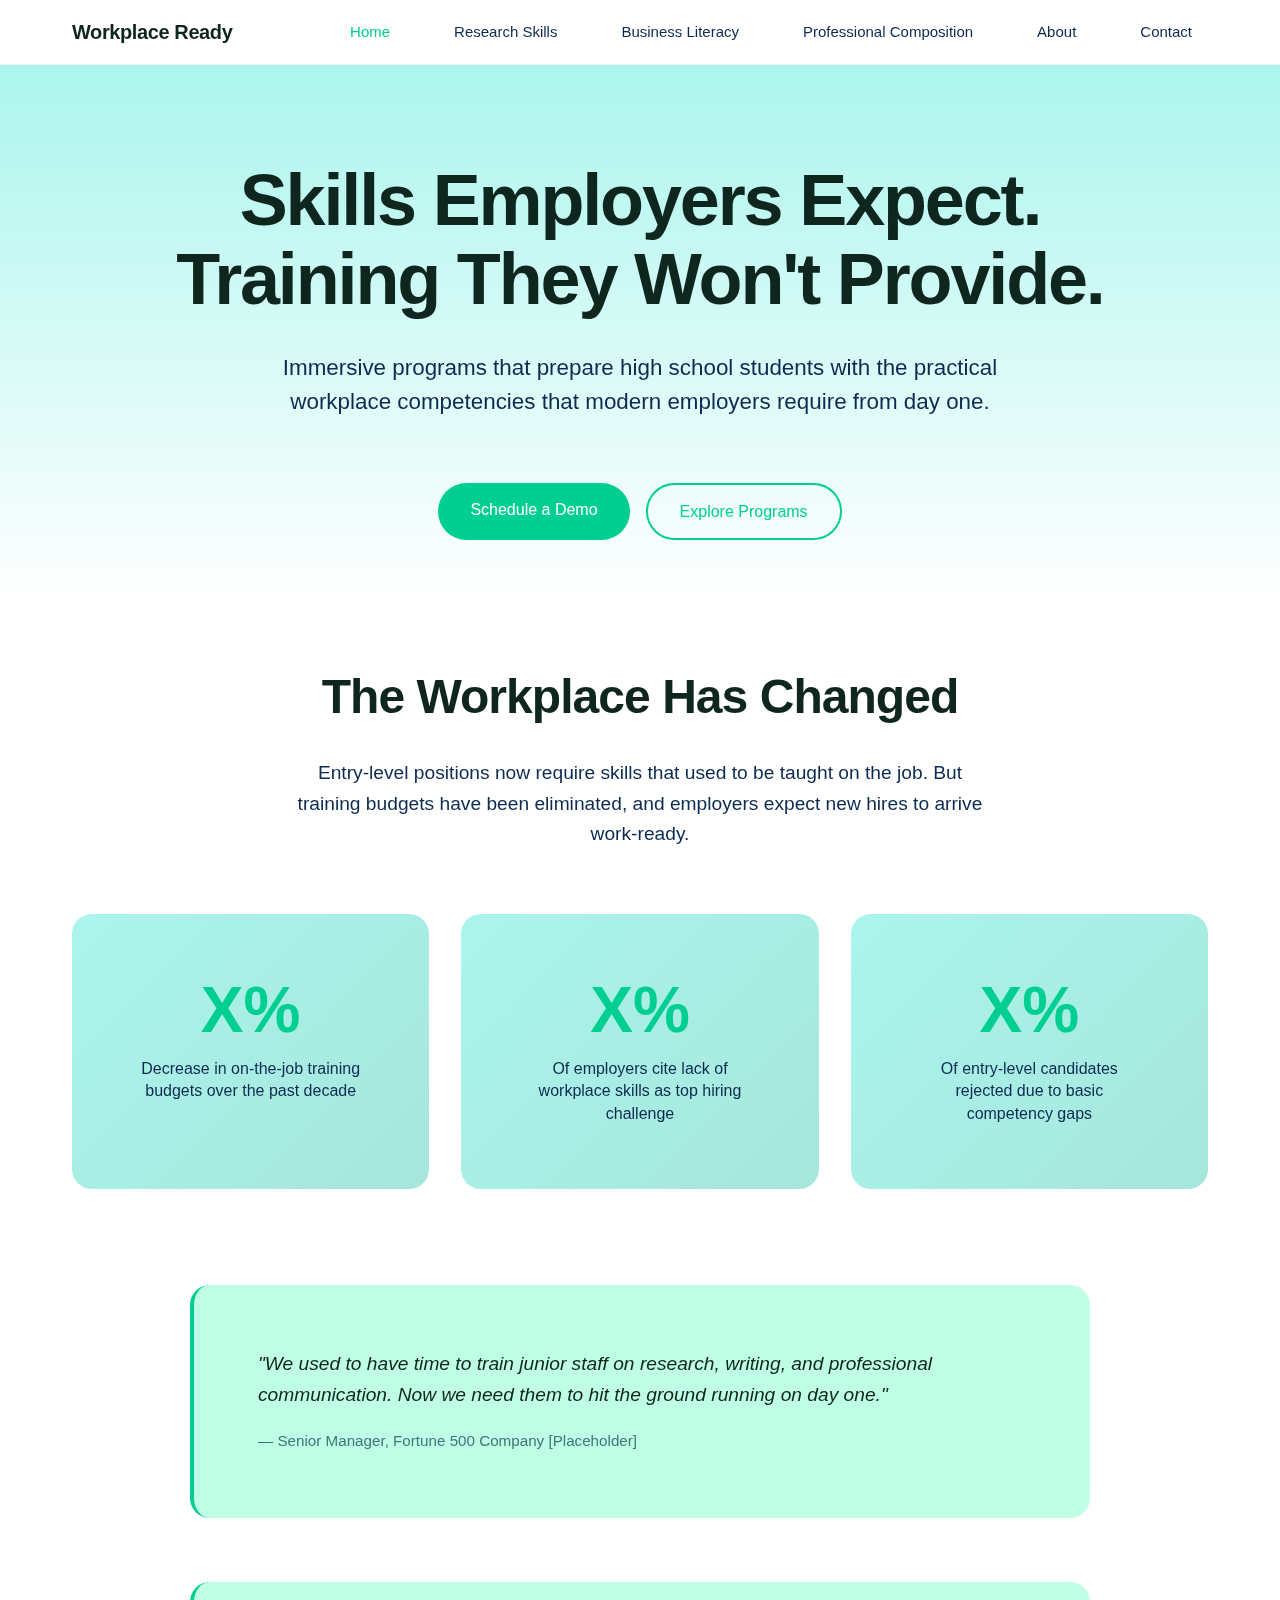
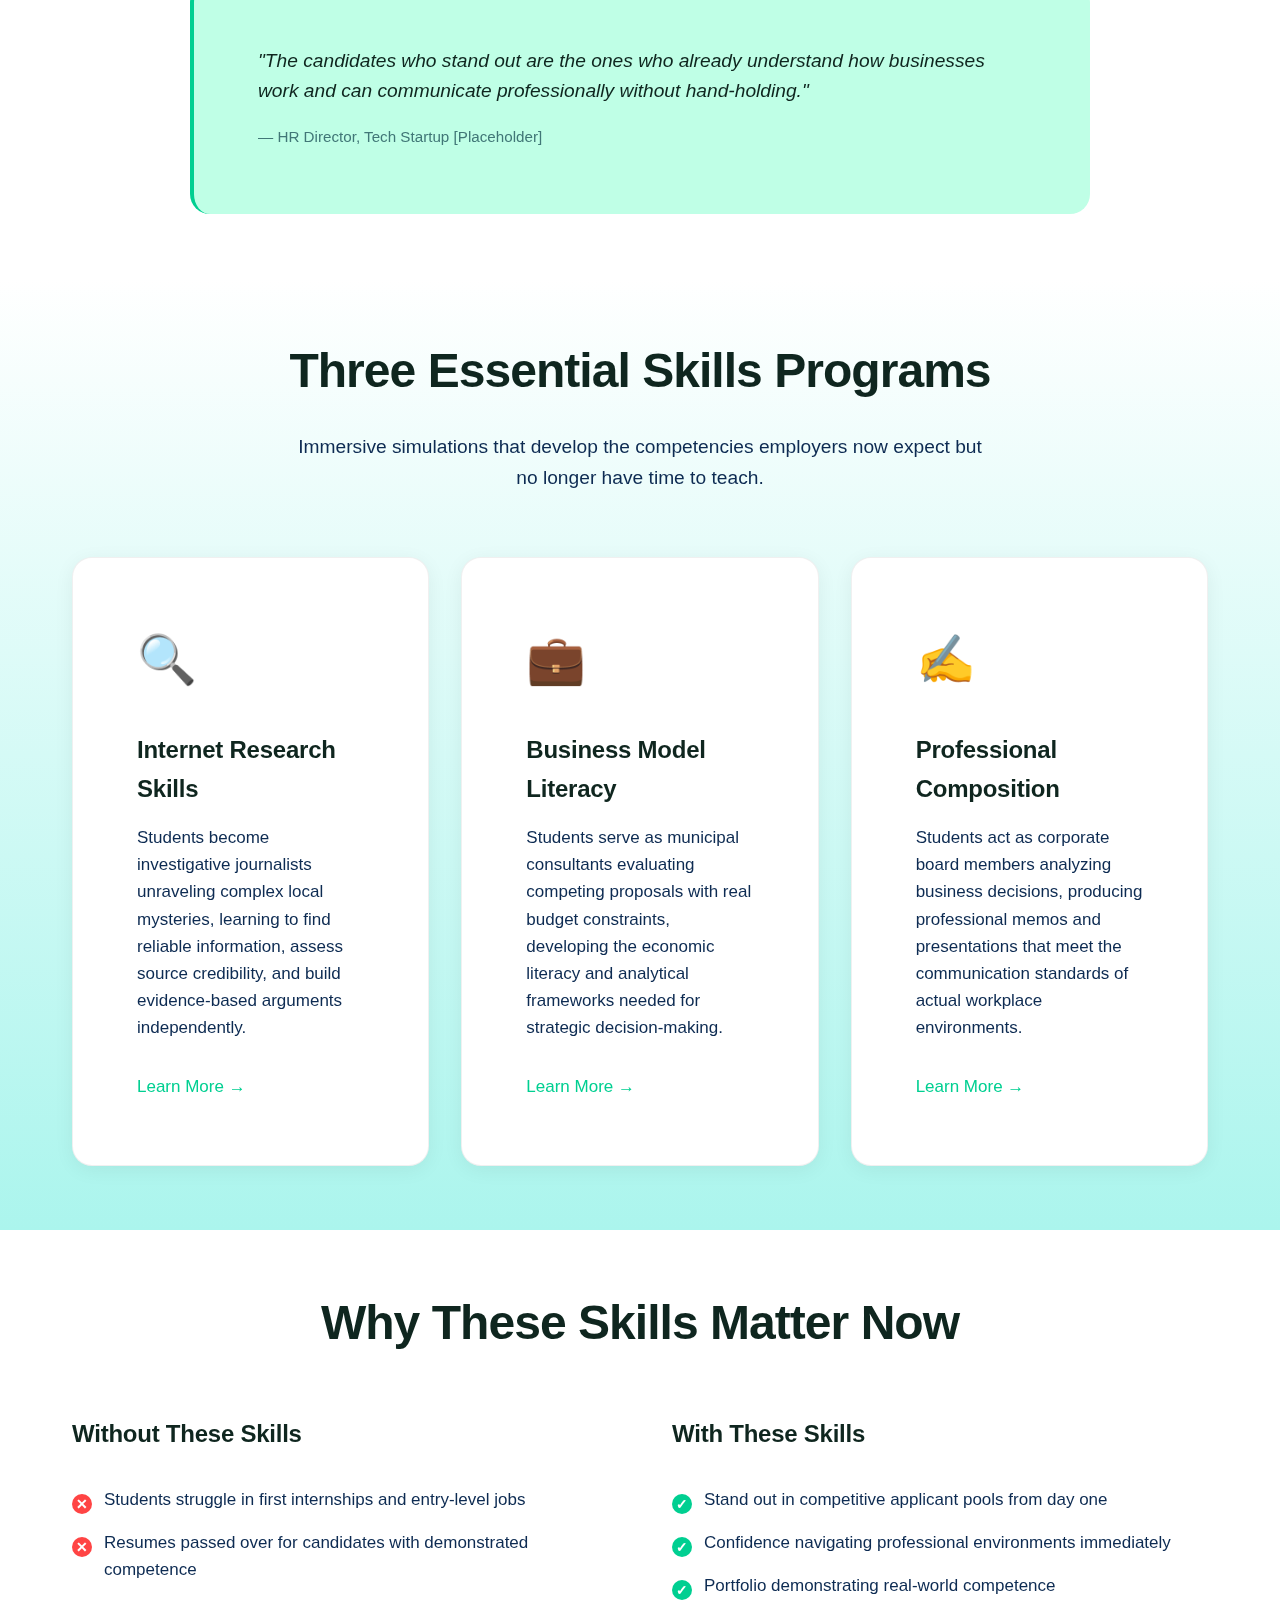
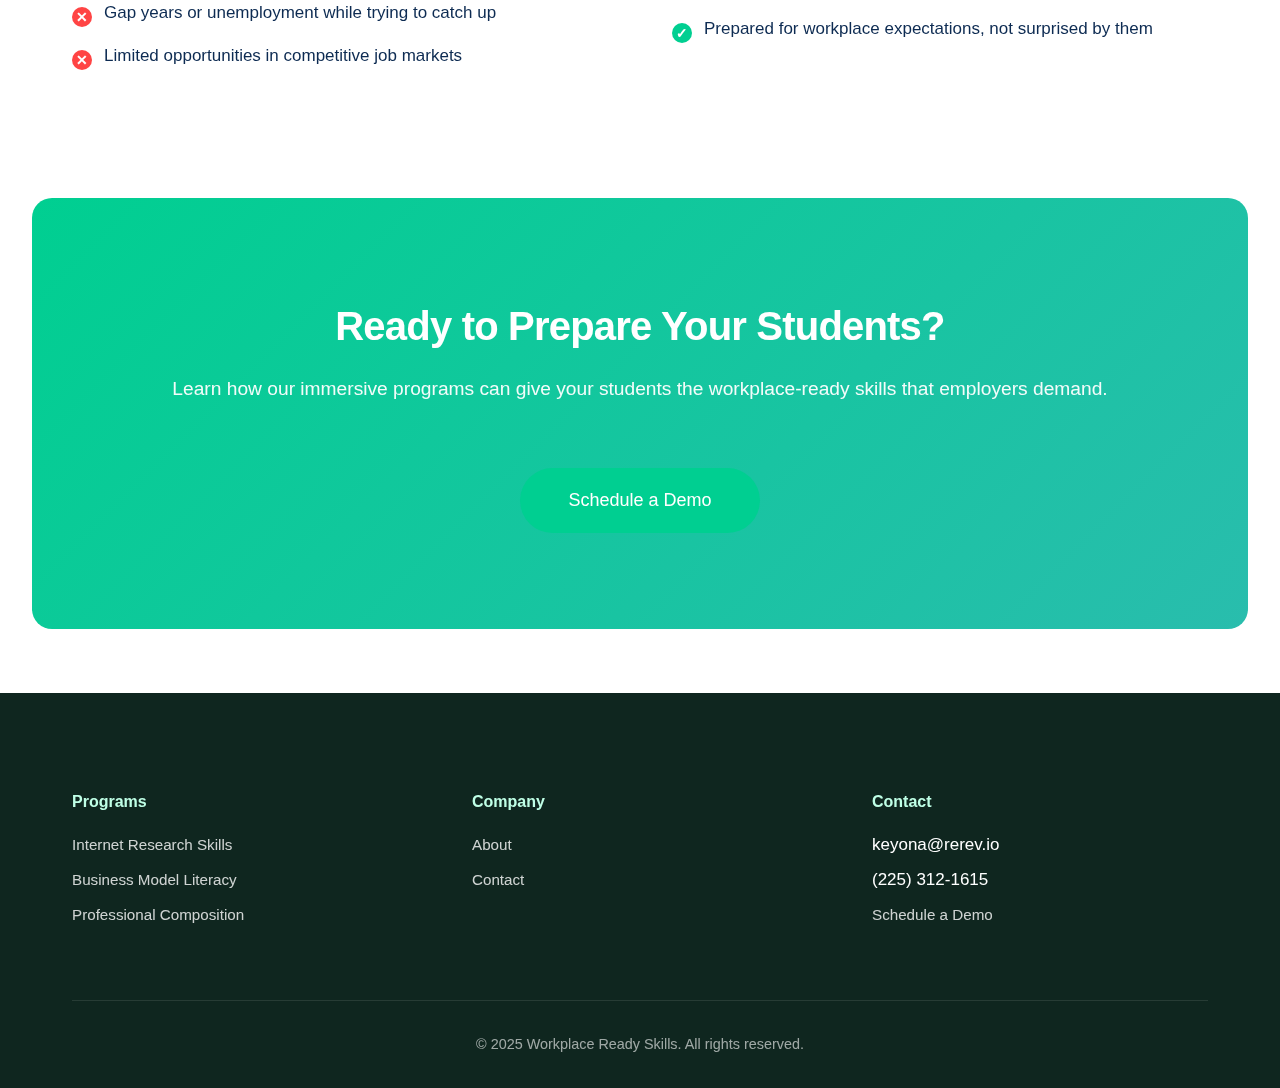
<file: index.html>
<!DOCTYPE html>
<html lang="en">
<head>
    <meta charset="UTF-8">
    <meta name="viewport" content="width=device-width, initial-scale=1.0">
    <title>Workplace Ready Skills | Preparing Students for Modern Careers</title>
    <link rel="stylesheet" href="styles.css">
</head>
<body>
    <!-- Sticky Navigation -->
    <nav class="nav-bar">
        <div class="nav-container">
            <div class="logo">Workplace Ready</div>
            <div class="nav-links">
                <a href="index.html" class="active">Home</a>
                <a href="research-skills.html">Research Skills</a>
                <a href="business-literacy.html">Business Literacy</a>
                <a href="professional-composition.html">Professional Composition</a>
                <a href="about.html">About</a>
                <a href="contact.html">Contact</a>
            </div>
            <div class="mobile-menu-toggle">
                <span></span>
                <span></span>
                <span></span>
            </div>
        </div>
    </nav>

    <!-- Hero Section -->
    <section class="hero">
        <div class="container">
            <h1 class="hero-title">Skills Employers Expect.<br>Training They Won't Provide.</h1>
            <p class="hero-subtitle">Immersive programs that prepare high school students with the practical workplace competencies that modern employers require from day one.</p>
            <div class="cta-buttons">
                <a href="contact.html" class="btn-primary">Schedule a Demo</a>
                <a href="#programs" class="btn-secondary">Explore Programs</a>
            </div>
        </div>
    </section>

    <!-- The Problem Section -->
    <section class="problem-section">
        <div class="container">
            <h2 class="section-title">The Workplace Has Changed</h2>
            <p class="section-intro">Entry-level positions now require skills that used to be taught on the job. But training budgets have been eliminated, and employers expect new hires to arrive work-ready.</p>
            
            <div class="stats-grid">
                <div class="stat-card">
                    <div class="stat-number">X%</div>
                    <div class="stat-label">Decrease in on-the-job training budgets over the past decade</div>
                </div>
                <div class="stat-card">
                    <div class="stat-number">X%</div>
                    <div class="stat-label">Of employers cite lack of workplace skills as top hiring challenge</div>
                </div>
                <div class="stat-card">
                    <div class="stat-number">X%</div>
                    <div class="stat-label">Of entry-level candidates rejected due to basic competency gaps</div>
                </div>
            </div>

            <div class="quote-section">
                <blockquote class="executive-quote">
                    <p>"We used to have time to train junior staff on research, writing, and professional communication. Now we need them to hit the ground running on day one."</p>
                    <cite>— Senior Manager, Fortune 500 Company [Placeholder]</cite>
                </blockquote>
                <blockquote class="executive-quote">
                    <p>"The candidates who stand out are the ones who already understand how businesses work and can communicate professionally without hand-holding."</p>
                    <cite>— HR Director, Tech Startup [Placeholder]</cite>
                </blockquote>
            </div>
        </div>
    </section>

    <!-- Programs Overview -->
    <section id="programs" class="programs-overview">
        <div class="container">
            <h2 class="section-title">Three Essential Skills Programs</h2>
            <p class="section-intro">Immersive simulations that develop the competencies employers now expect but no longer have time to teach.</p>

            <div class="programs-grid">
                <div class="program-card">
                    <div class="program-icon">🔍</div>
                    <h3>Internet Research Skills</h3>
                    <p>Students become investigative journalists unraveling complex local mysteries, learning to find reliable information, assess source credibility, and build evidence-based arguments independently.</p>
                    <a href="research-skills.html" class="card-link">Learn More →</a>
                </div>

                <div class="program-card">
                    <div class="program-icon">💼</div>
                    <h3>Business Model Literacy</h3>
                    <p>Students serve as municipal consultants evaluating competing proposals with real budget constraints, developing the economic literacy and analytical frameworks needed for strategic decision-making.</p>
                    <a href="business-literacy.html" class="card-link">Learn More →</a>
                </div>

                <div class="program-card">
                    <div class="program-icon">✍️</div>
                    <h3>Professional Composition</h3>
                    <p>Students act as corporate board members analyzing business decisions, producing professional memos and presentations that meet the communication standards of actual workplace environments.</p>
                    <a href="professional-composition.html" class="card-link">Learn More →</a>
                </div>
            </div>
        </div>
    </section>

    <!-- Why Now Section -->
    <section class="why-now">
        <div class="container">
            <h2 class="section-title">Why These Skills Matter Now</h2>
            <div class="two-column">
                <div class="column">
                    <h3>Without These Skills</h3>
                    <ul class="skills-list negative">
                        <li>Students struggle in first internships and entry-level jobs</li>
                        <li>Resumes passed over for candidates with demonstrated competence</li>
                        <li>Gap years or unemployment while trying to catch up</li>
                        <li>Limited opportunities in competitive job markets</li>
                    </ul>
                </div>
                <div class="column">
                    <h3>With These Skills</h3>
                    <ul class="skills-list positive">
                        <li>Stand out in competitive applicant pools from day one</li>
                        <li>Confidence navigating professional environments immediately</li>
                        <li>Portfolio demonstrating real-world competence</li>
                        <li>Prepared for workplace expectations, not surprised by them</li>
                    </ul>
                </div>
            </div>
        </div>
    </section>

    <!-- CTA Section -->
    <section class="cta-section">
        <div class="container">
            <h2>Ready to Prepare Your Students?</h2>
            <p>Learn how our immersive programs can give your students the workplace-ready skills that employers demand.</p>
            <a href="contact.html" class="btn-primary-large">Schedule a Demo</a>
        </div>
    </section>

    <!-- Footer -->
    <footer class="footer">
        <div class="container">
            <div class="footer-grid">
                <div class="footer-column">
                    <h4>Programs</h4>
                    <ul>
                        <li><a href="research-skills.html">Internet Research Skills</a></li>
                        <li><a href="business-literacy.html">Business Model Literacy</a></li>
                        <li><a href="professional-composition.html">Professional Composition</a></li>
                    </ul>
                </div>
                <div class="footer-column">
                    <h4>Company</h4>
                    <ul>
                        <li><a href="about.html">About</a></li>
                        <li><a href="contact.html">Contact</a></li>
                    </ul>
                </div>
                <div class="footer-column">
                    <h4>Contact</h4>
                    <ul>
                        <li>keyona@rerev.io</li>
                        <li>(225) 312-1615</li>
                        <li><a href="contact.html">Schedule a Demo</a></li>
                    </ul>
                </div>
            </div>
            <div class="footer-bottom">
                <p>© 2025 Workplace Ready Skills. All rights reserved.</p>
            </div>
        </div>
    </footer>

    <script src="script.js"></script>
</body>
</html>
</file>
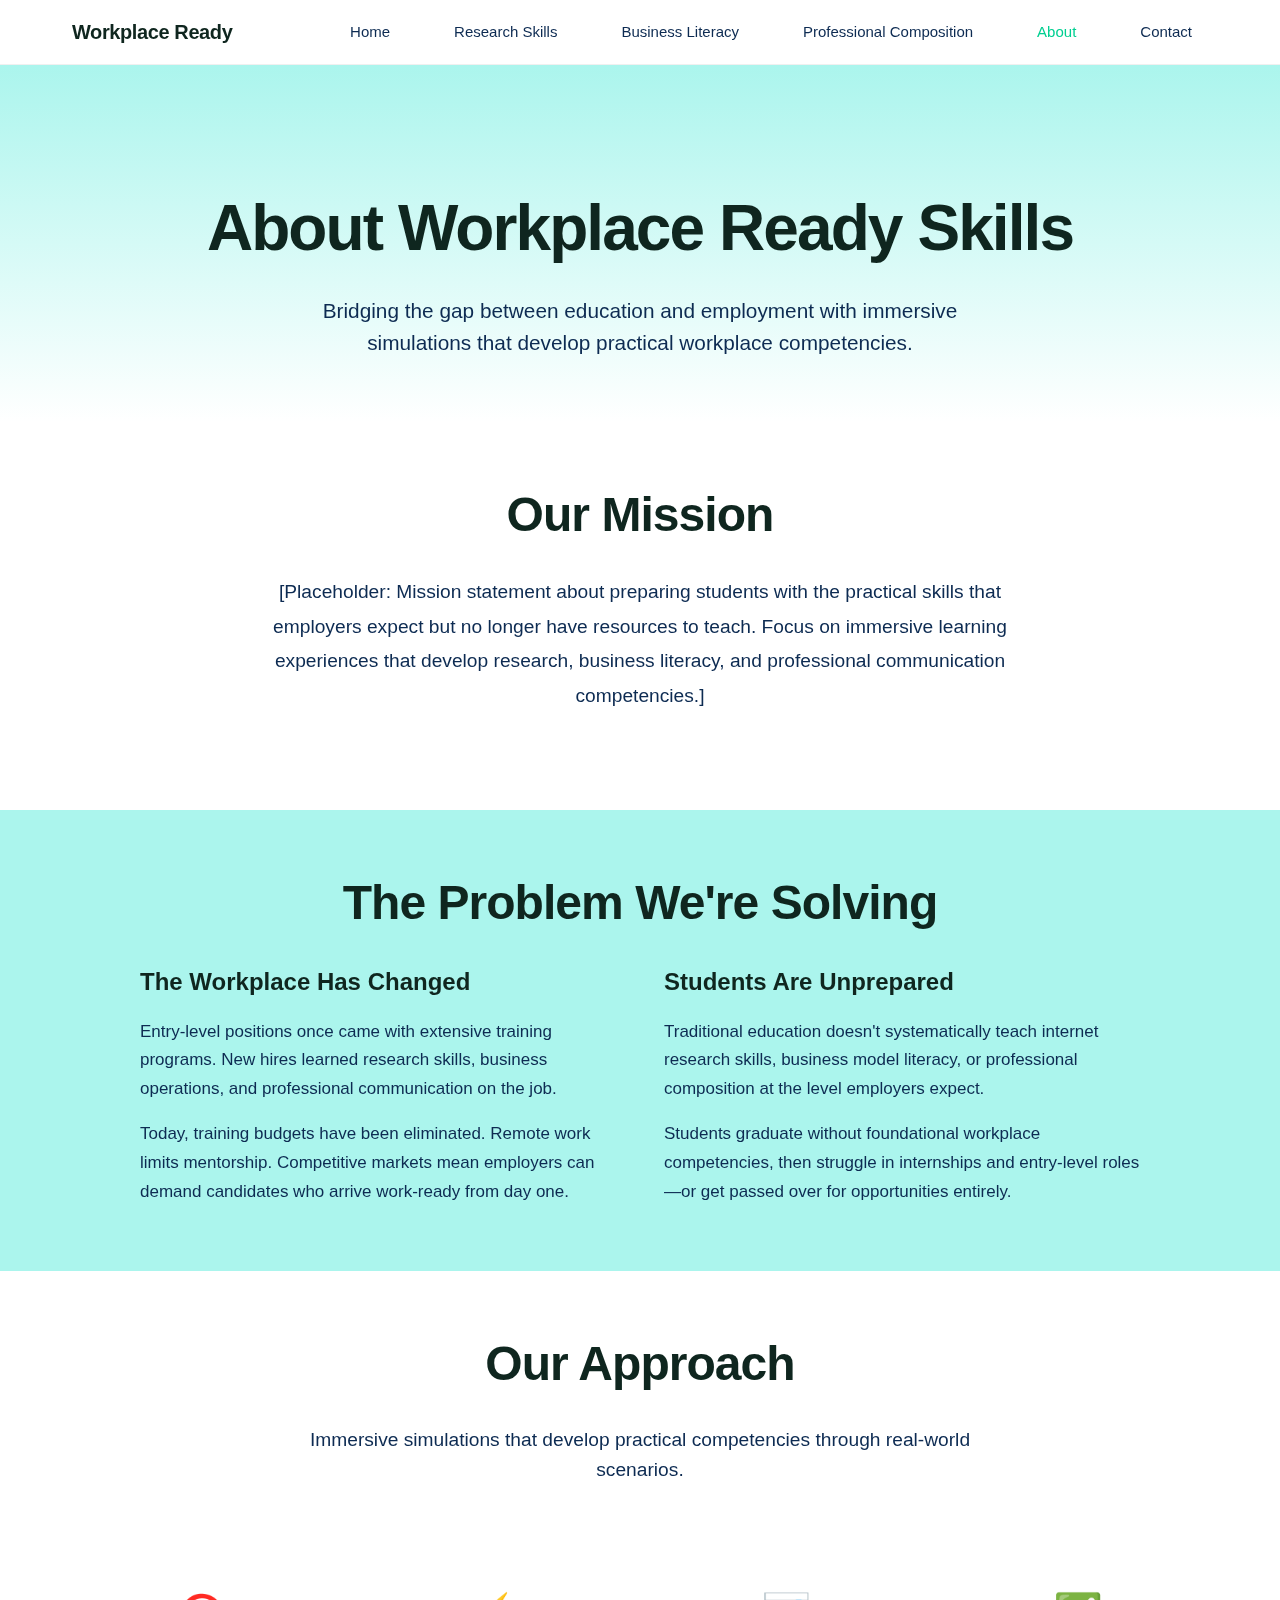
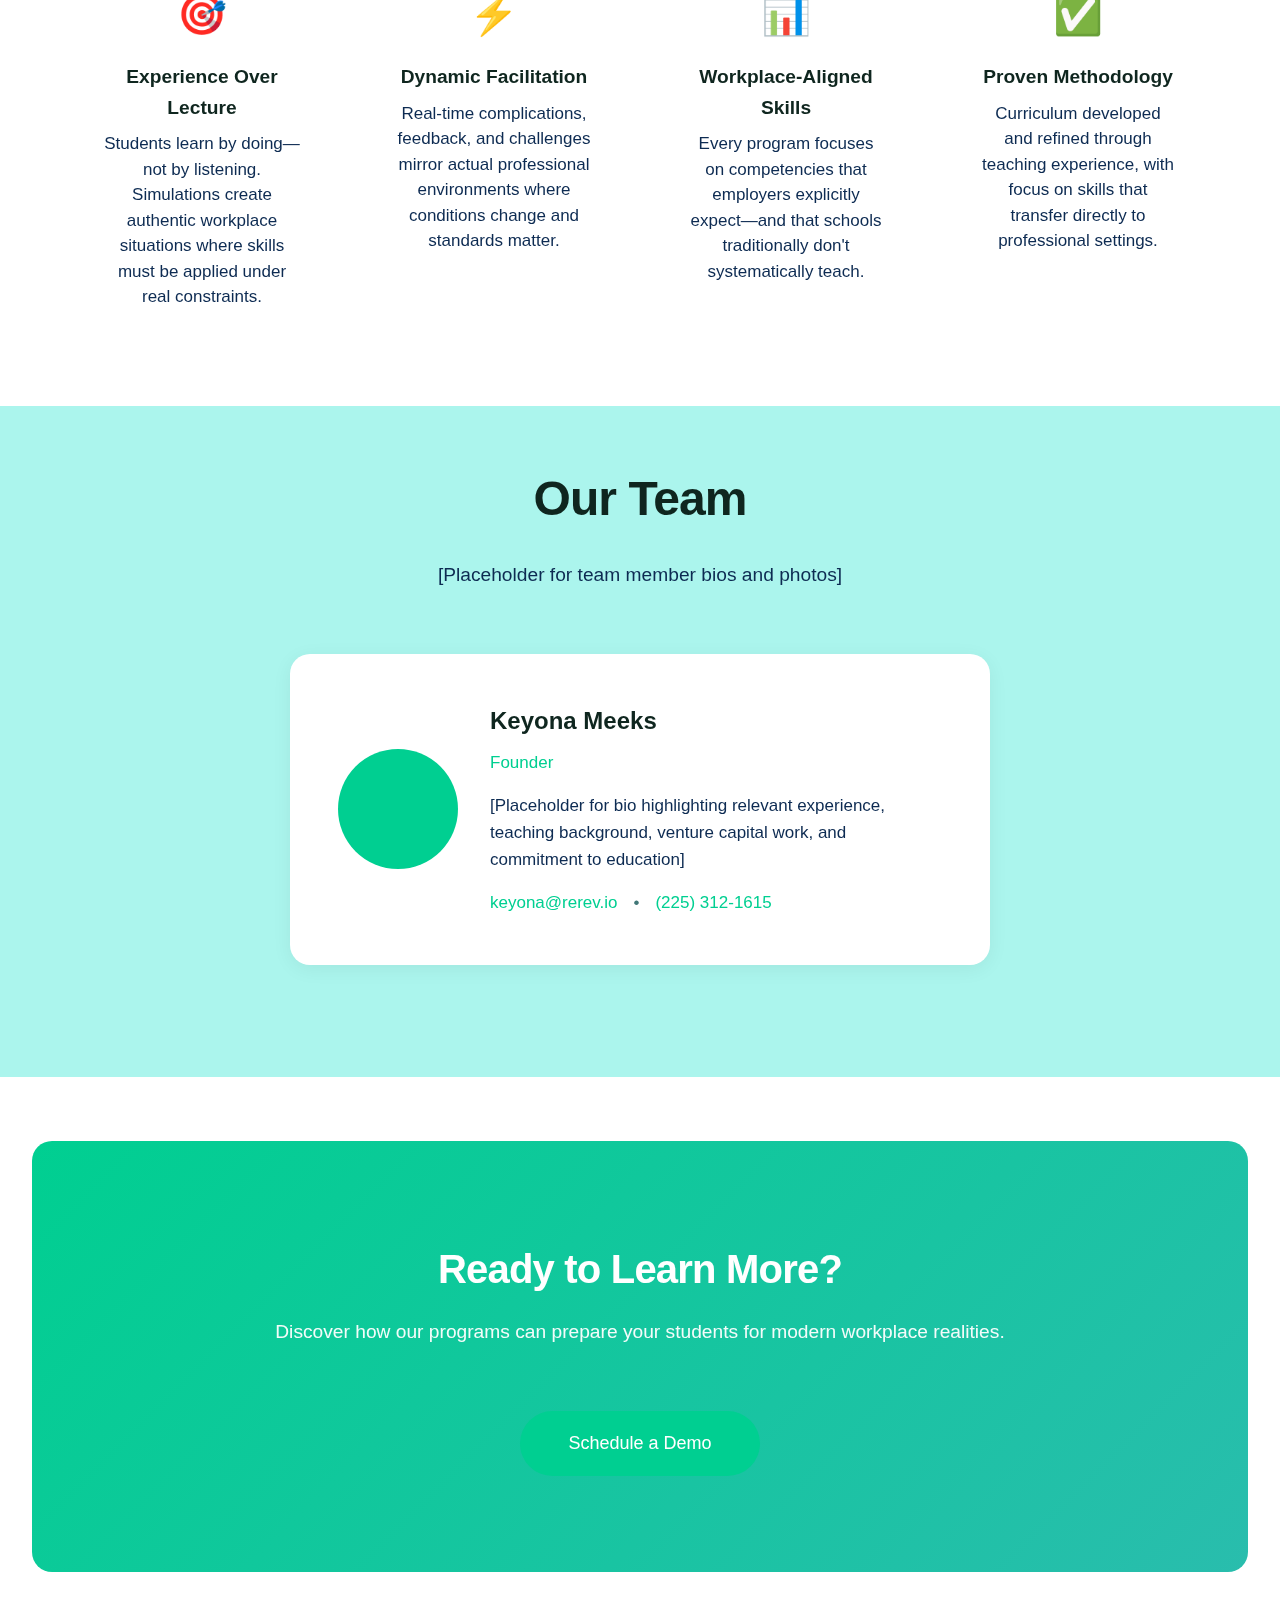
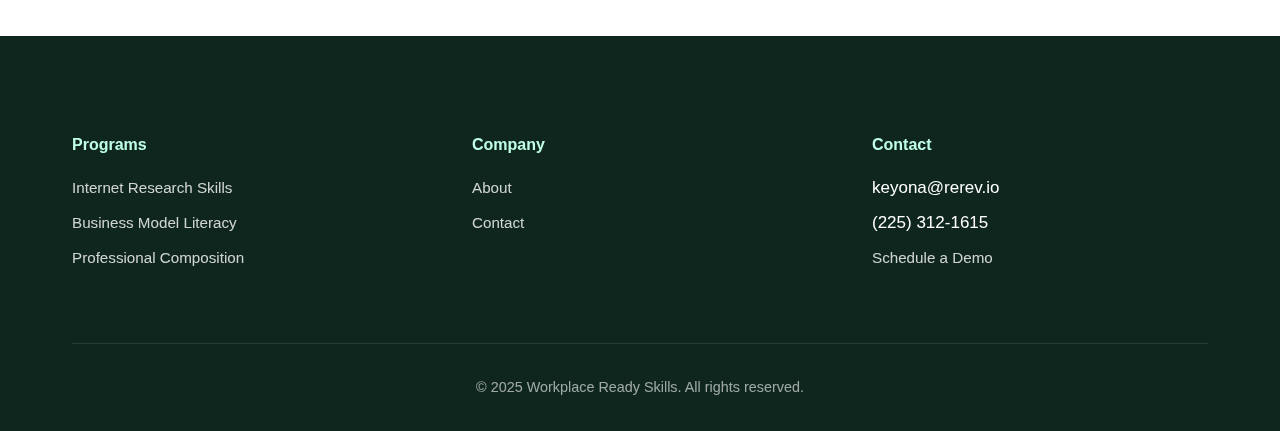
<file: about.html>
<!DOCTYPE html>
<html lang="en">
<head>
    <meta charset="UTF-8">
    <meta name="viewport" content="width=device-width, initial-scale=1.0">
    <title>About | Workplace Ready Skills</title>
    <link rel="stylesheet" href="styles.css">
</head>
<body>
    <!-- Sticky Navigation -->
    <nav class="nav-bar">
        <div class="nav-container">
            <div class="logo">Workplace Ready</div>
            <div class="nav-links">
                <a href="index.html">Home</a>
                <a href="research-skills.html">Research Skills</a>
                <a href="business-literacy.html">Business Literacy</a>
                <a href="professional-composition.html">Professional Composition</a>
                <a href="about.html" class="active">About</a>
                <a href="contact.html">Contact</a>
            </div>
            <div class="mobile-menu-toggle">
                <span></span>
                <span></span>
                <span></span>
            </div>
        </div>
    </nav>

    <!-- About Hero -->
    <section class="program-hero">
        <div class="container">
            <h1 class="program-hero-title">About Workplace Ready Skills</h1>
            <p class="program-hero-subtitle">Bridging the gap between education and employment with immersive simulations that develop practical workplace competencies.</p>
        </div>
    </section>

    <!-- Mission Section -->
    <section>
        <div class="container" style="max-width: 800px;">
            <h2 class="section-title">Our Mission</h2>
            <p style="font-size: 1.2rem; line-height: 1.8; color: var(--text-medium); text-align: center; margin-bottom: 2rem;">
                [Placeholder: Mission statement about preparing students with the practical skills that employers expect but no longer have resources to teach. Focus on immersive learning experiences that develop research, business literacy, and professional communication competencies.]
            </p>
        </div>
    </section>

    <!-- The Problem We're Solving -->
    <section style="background: var(--bg-lighter);">
        <div class="container">
            <h2 class="section-title">The Problem We're Solving</h2>
            <div class="two-column" style="gap: 3rem; max-width: 1000px; margin: 2rem auto 0;">
                <div>
                    <h3 style="font-size: 1.5rem; font-weight: 600; color: var(--text-dark); margin-bottom: 1rem;">The Workplace Has Changed</h3>
                    <p style="color: var(--text-medium); line-height: 1.7; margin-bottom: 1rem;">
                        Entry-level positions once came with extensive training programs. New hires learned research skills, business operations, and professional communication on the job.
                    </p>
                    <p style="color: var(--text-medium); line-height: 1.7;">
                        Today, training budgets have been eliminated. Remote work limits mentorship. Competitive markets mean employers can demand candidates who arrive work-ready from day one.
                    </p>
                </div>
                <div>
                    <h3 style="font-size: 1.5rem; font-weight: 600; color: var(--text-dark); margin-bottom: 1rem;">Students Are Unprepared</h3>
                    <p style="color: var(--text-medium); line-height: 1.7; margin-bottom: 1rem;">
                        Traditional education doesn't systematically teach internet research skills, business model literacy, or professional composition at the level employers expect.
                    </p>
                    <p style="color: var(--text-medium); line-height: 1.7;">
                        Students graduate without foundational workplace competencies, then struggle in internships and entry-level roles—or get passed over for opportunities entirely.
                    </p>
                </div>
            </div>
        </div>
    </section>

    <!-- Our Approach -->
    <section>
        <div class="container">
            <h2 class="section-title">Our Approach</h2>
            <p class="section-intro">Immersive simulations that develop practical competencies through real-world scenarios.</p>
            
            <div class="feature-grid">
                <div class="feature-item">
                    <div class="feature-icon">🎯</div>
                    <h3>Experience Over Lecture</h3>
                    <p>Students learn by doing—not by listening. Simulations create authentic workplace situations where skills must be applied under real constraints.</p>
                </div>
                <div class="feature-item">
                    <div class="feature-icon">⚡</div>
                    <h3>Dynamic Facilitation</h3>
                    <p>Real-time complications, feedback, and challenges mirror actual professional environments where conditions change and standards matter.</p>
                </div>
                <div class="feature-item">
                    <div class="feature-icon">📊</div>
                    <h3>Workplace-Aligned Skills</h3>
                    <p>Every program focuses on competencies that employers explicitly expect—and that schools traditionally don't systematically teach.</p>
                </div>
                <div class="feature-item">
                    <div class="feature-icon">✅</div>
                    <h3>Proven Methodology</h3>
                    <p>Curriculum developed and refined through teaching experience, with focus on skills that transfer directly to professional settings.</p>
                </div>
            </div>
        </div>
    </section>

    <!-- Team Section -->
    <section style="background: var(--bg-lighter);">
        <div class="container">
            <h2 class="section-title">Our Team</h2>
            <p class="section-intro">[Placeholder for team member bios and photos]</p>
            
            <div style="max-width: 700px; margin: 3rem auto; background: white; padding: 3rem; border-radius: var(--radius-lg); box-shadow: 0 4px 20px rgba(0, 0, 0, 0.06);">
                <div style="display: flex; align-items: center; gap: 2rem; flex-wrap: wrap;">
                    <div style="width: 120px; height: 120px; background: var(--primary-color); border-radius: 50%; flex-shrink: 0;"></div>
                    <div style="flex: 1; min-width: 250px;">
                        <h3 style="font-size: 1.5rem; font-weight: 600; color: var(--text-dark); margin-bottom: 0.5rem;">Keyona Meeks</h3>
                        <p style="color: var(--primary-color); font-weight: 500; margin-bottom: 1rem;">Founder</p>
                        <p style="color: var(--text-medium); line-height: 1.6; margin-bottom: 1rem;">
                            [Placeholder for bio highlighting relevant experience, teaching background, venture capital work, and commitment to education]
                        </p>
                        <div style="display: flex; gap: 1rem;">
                            <a href="mailto:keyona@rerev.io" style="color: var(--primary-color); text-decoration: none; font-weight: 500;">keyona@rerev.io</a>
                            <span style="color: var(--text-light);">•</span>
                            <a href="tel:2253121615" style="color: var(--primary-color); text-decoration: none; font-weight: 500;">(225) 312-1615</a>
                        </div>
                    </div>
                </div>
            </div>
        </div>
    </section>

    <!-- CTA Section -->
    <section class="cta-section">
        <div class="container">
            <h2>Ready to Learn More?</h2>
            <p>Discover how our programs can prepare your students for modern workplace realities.</p>
            <a href="contact.html" class="btn-primary-large">Schedule a Demo</a>
        </div>
    </section>

    <!-- Footer -->
    <footer class="footer">
        <div class="container">
            <div class="footer-grid">
                <div class="footer-column">
                    <h4>Programs</h4>
                    <ul>
                        <li><a href="research-skills.html">Internet Research Skills</a></li>
                        <li><a href="business-literacy.html">Business Model Literacy</a></li>
                        <li><a href="professional-composition.html">Professional Composition</a></li>
                    </ul>
                </div>
                <div class="footer-column">
                    <h4>Company</h4>
                    <ul>
                        <li><a href="about.html">About</a></li>
                        <li><a href="contact.html">Contact</a></li>
                    </ul>
                </div>
                <div class="footer-column">
                    <h4>Contact</h4>
                    <ul>
                        <li>keyona@rerev.io</li>
                        <li>(225) 312-1615</li>
                        <li><a href="contact.html">Schedule a Demo</a></li>
                    </ul>
                </div>
            </div>
            <div class="footer-bottom">
                <p>© 2025 Workplace Ready Skills. All rights reserved.</p>
            </div>
        </div>
    </footer>

    <script src="script.js"></script>
</body>
</html>
</file>
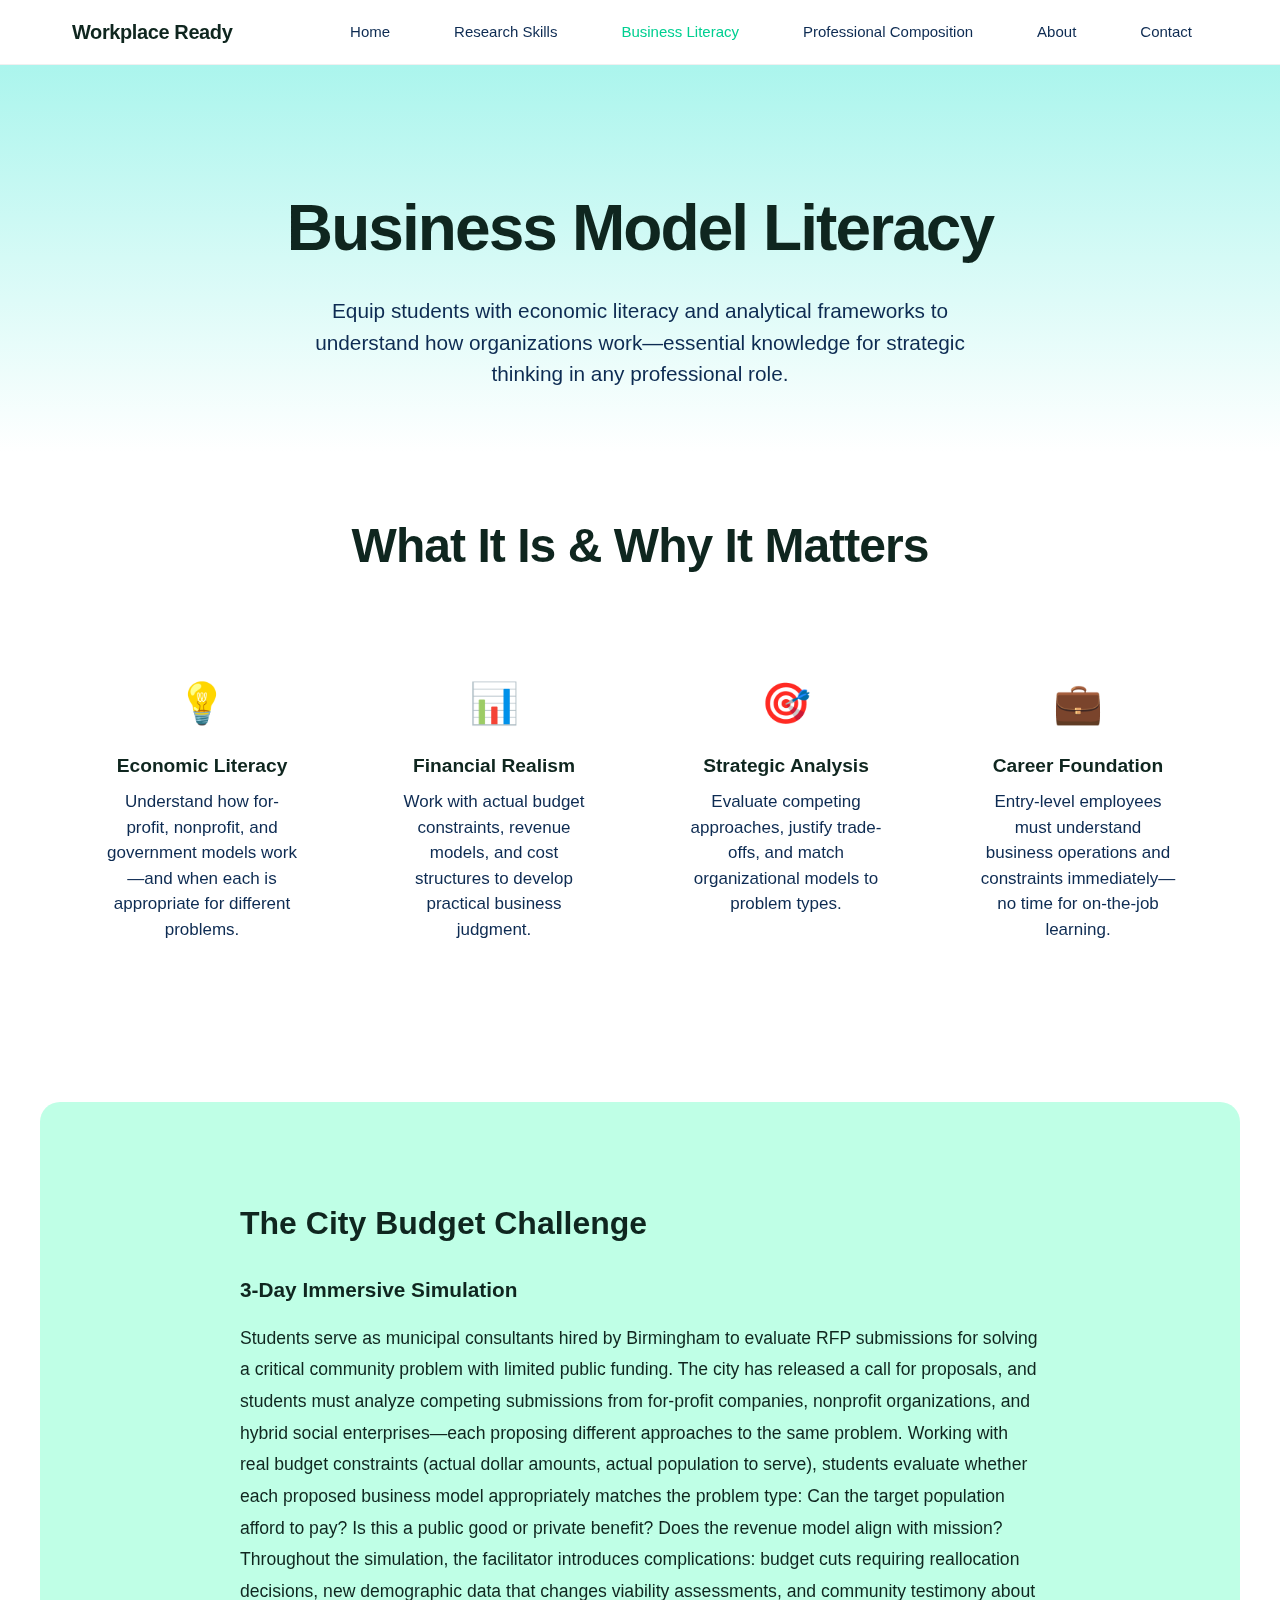
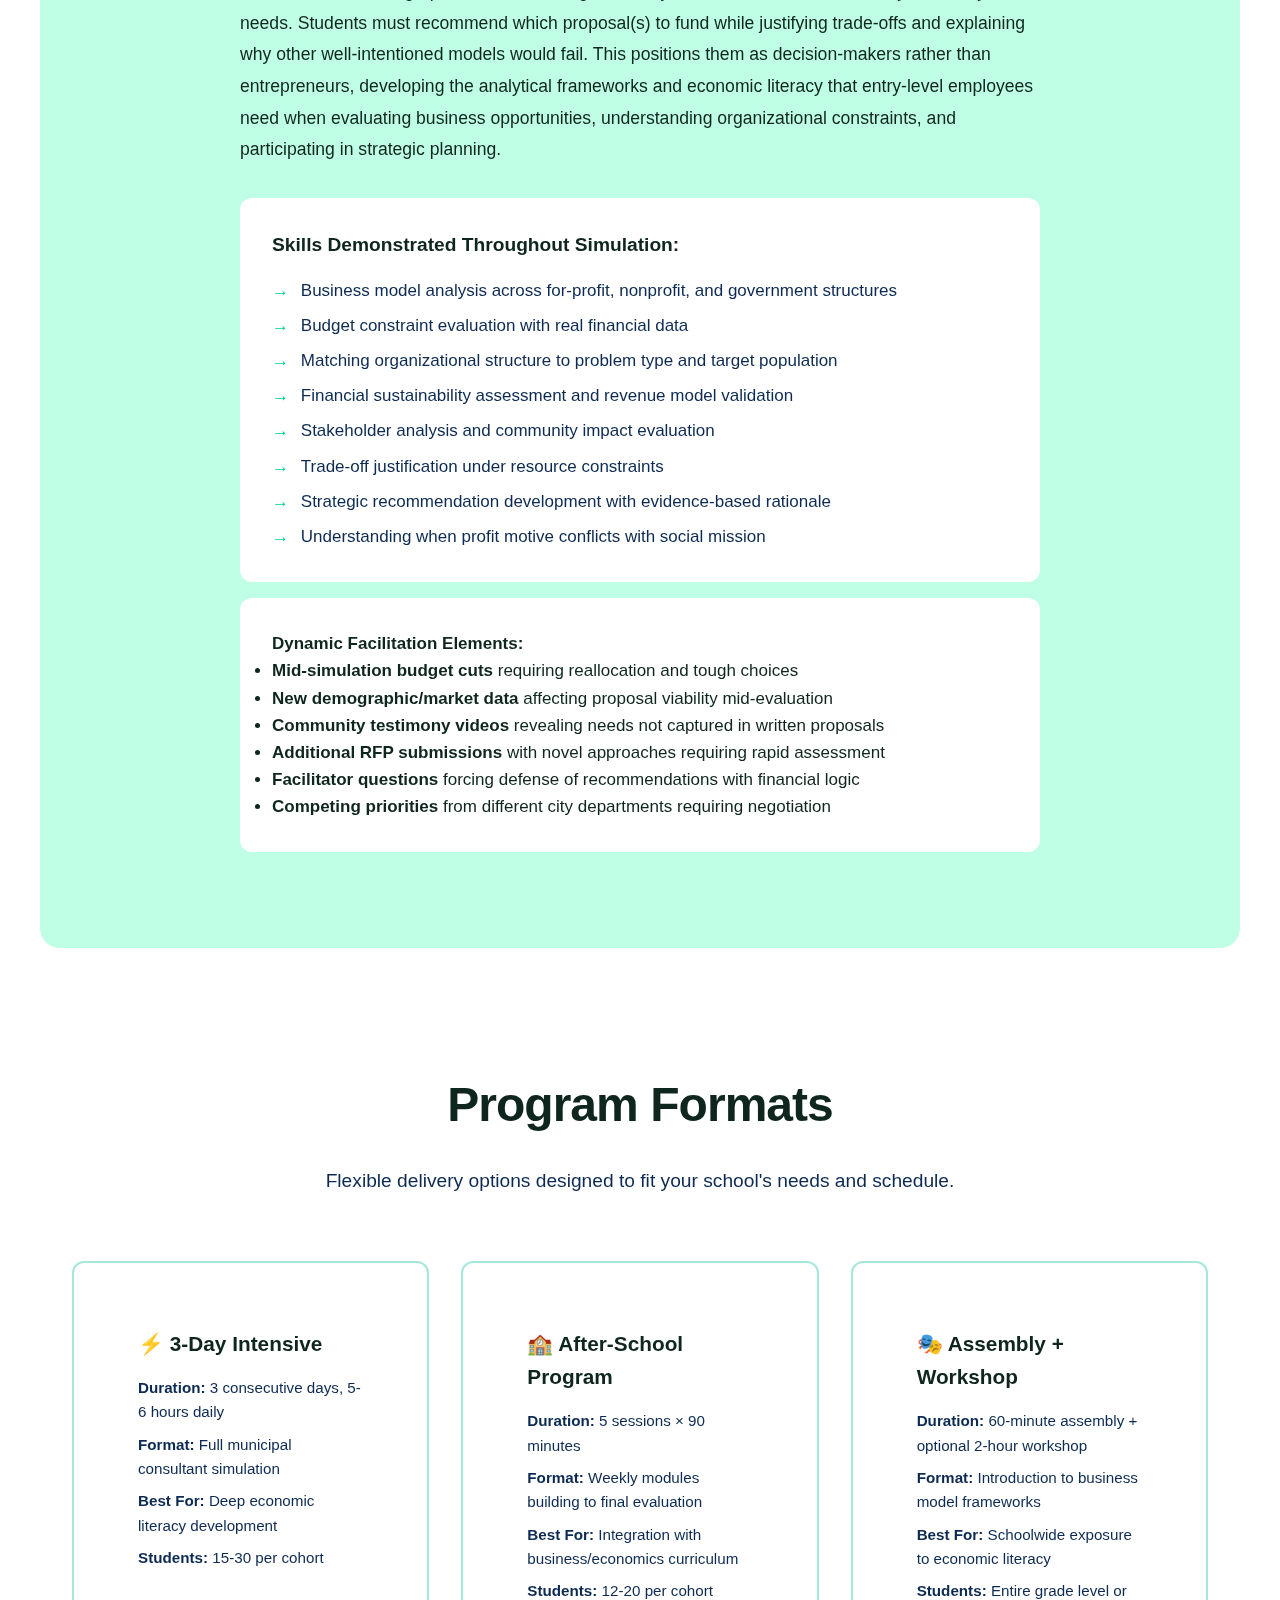
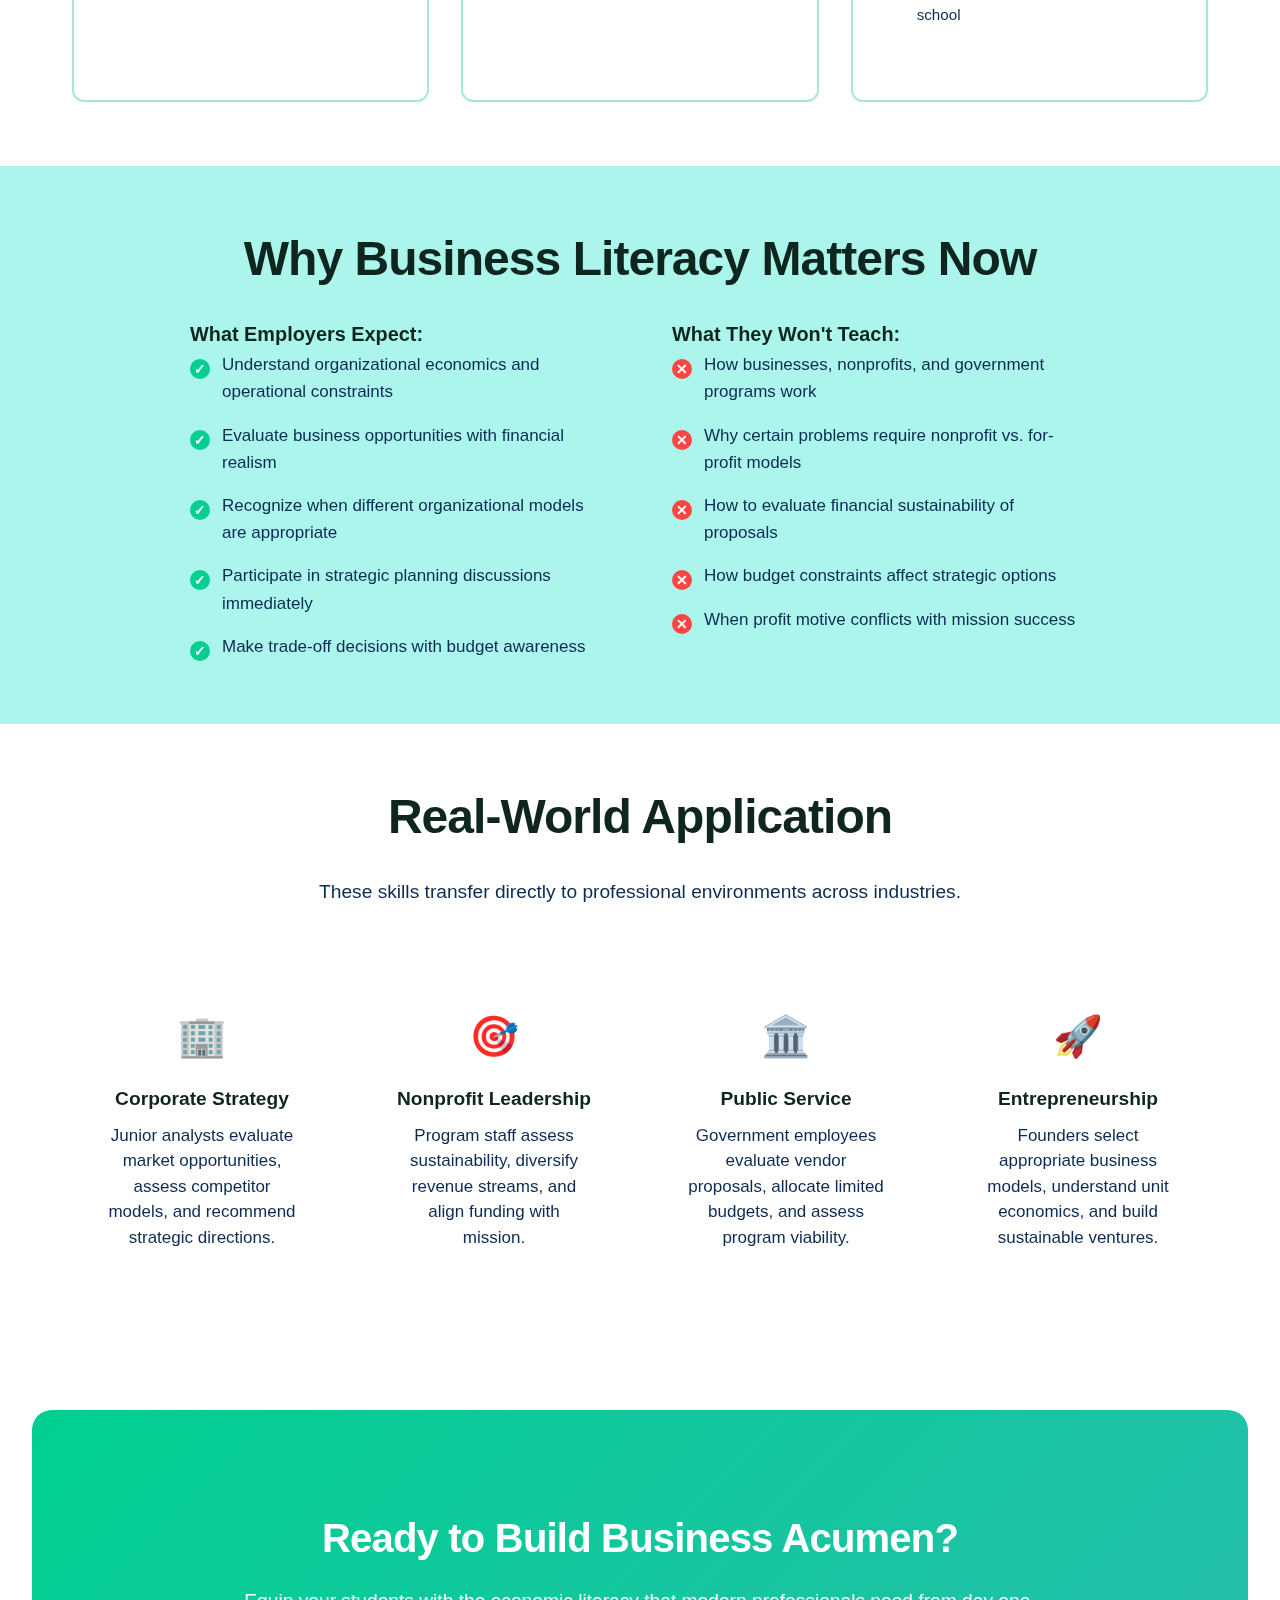
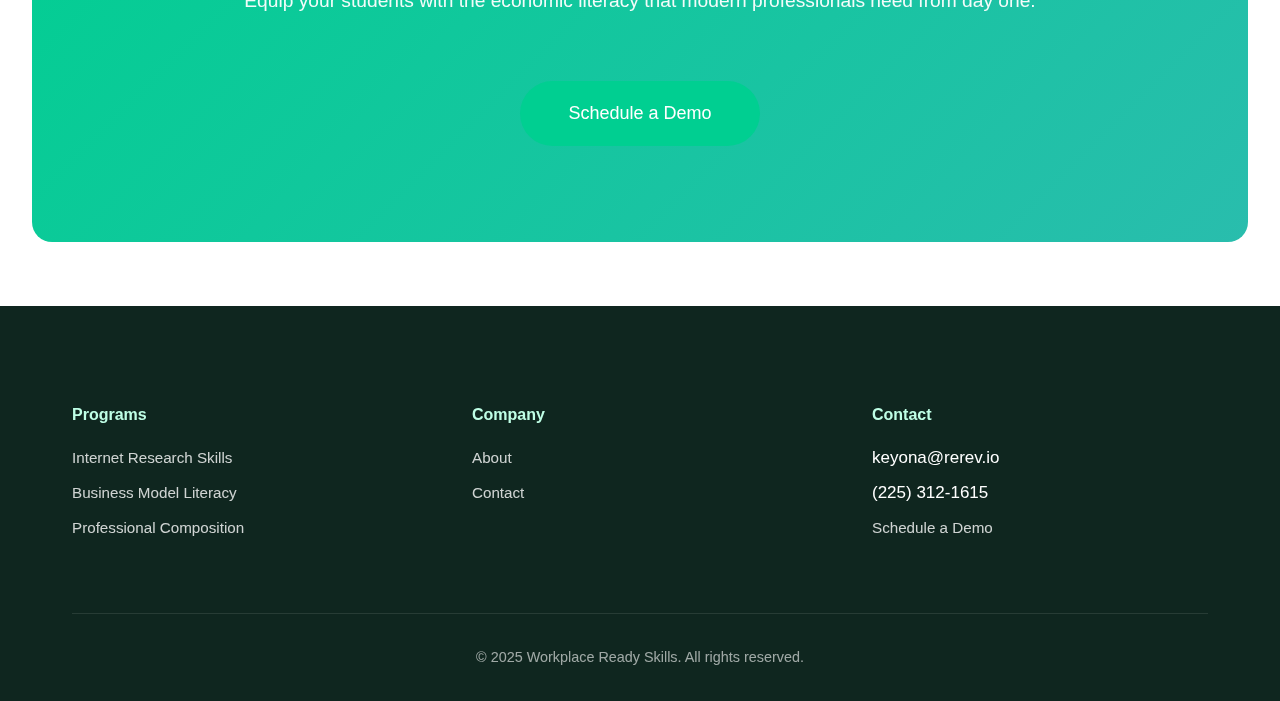
<file: business-literacy.html>
<!DOCTYPE html>
<html lang="en">
<head>
    <meta charset="UTF-8">
    <meta name="viewport" content="width=device-width, initial-scale=1.0">
    <title>Business Model Literacy | Workplace Ready Skills</title>
    <link rel="stylesheet" href="styles.css">
</head>
<body>
    <!-- Sticky Navigation -->
    <nav class="nav-bar">
        <div class="nav-container">
            <div class="logo">Workplace Ready</div>
            <div class="nav-links">
                <a href="index.html">Home</a>
                <a href="research-skills.html">Research Skills</a>
                <a href="business-literacy.html" class="active">Business Literacy</a>
                <a href="professional-composition.html">Professional Composition</a>
                <a href="about.html">About</a>
                <a href="contact.html">Contact</a>
            </div>
            <div class="mobile-menu-toggle">
                <span></span>
                <span></span>
                <span></span>
            </div>
        </div>
    </nav>

    <!-- Program Hero -->
    <section class="program-hero">
        <div class="container">
            <h1 class="program-hero-title">Business Model Literacy</h1>
            <p class="program-hero-subtitle">Equip students with economic literacy and analytical frameworks to understand how organizations work—essential knowledge for strategic thinking in any professional role.</p>
        </div>
    </section>

    <!-- What & Why Section -->
    <section>
        <div class="container">
            <h2 class="section-title">What It Is & Why It Matters</h2>
            <div class="feature-grid">
                <div class="feature-item">
                    <div class="feature-icon">💡</div>
                    <h3>Economic Literacy</h3>
                    <p>Understand how for-profit, nonprofit, and government models work—and when each is appropriate for different problems.</p>
                </div>
                <div class="feature-item">
                    <div class="feature-icon">📊</div>
                    <h3>Financial Realism</h3>
                    <p>Work with actual budget constraints, revenue models, and cost structures to develop practical business judgment.</p>
                </div>
                <div class="feature-item">
                    <div class="feature-icon">🎯</div>
                    <h3>Strategic Analysis</h3>
                    <p>Evaluate competing approaches, justify trade-offs, and match organizational models to problem types.</p>
                </div>
                <div class="feature-item">
                    <div class="feature-icon">💼</div>
                    <h3>Career Foundation</h3>
                    <p>Entry-level employees must understand business operations and constraints immediately—no time for on-the-job learning.</p>
                </div>
            </div>
        </div>
    </section>

    <!-- The Simulation -->
    <section class="simulation-section">
        <div class="simulation-content">
            <h2 style="margin-bottom: 1.5rem; font-size: 2rem; font-weight: 700; color: var(--text-dark);">The City Budget Challenge</h2>
            <h3 style="margin-bottom: 1rem; font-size: 1.3rem; font-weight: 600; color: var(--text-dark);">3-Day Immersive Simulation</h3>
            
            <p>Students serve as municipal consultants hired by Birmingham to evaluate RFP submissions for solving a critical community problem with limited public funding. The city has released a call for proposals, and students must analyze competing submissions from for-profit companies, nonprofit organizations, and hybrid social enterprises—each proposing different approaches to the same problem. Working with real budget constraints (actual dollar amounts, actual population to serve), students evaluate whether each proposed business model appropriately matches the problem type: Can the target population afford to pay? Is this a public good or private benefit? Does the revenue model align with mission? Throughout the simulation, the facilitator introduces complications: budget cuts requiring reallocation decisions, new demographic data that changes viability assessments, and community testimony about needs. Students must recommend which proposal(s) to fund while justifying trade-offs and explaining why other well-intentioned models would fail. This positions them as decision-makers rather than entrepreneurs, developing the analytical frameworks and economic literacy that entry-level employees need when evaluating business opportunities, understanding organizational constraints, and participating in strategic planning.</p>

            <div class="skills-showcase">
                <h4>Skills Demonstrated Throughout Simulation:</h4>
                <ul>
                    <li>Business model analysis across for-profit, nonprofit, and government structures</li>
                    <li>Budget constraint evaluation with real financial data</li>
                    <li>Matching organizational structure to problem type and target population</li>
                    <li>Financial sustainability assessment and revenue model validation</li>
                    <li>Stakeholder analysis and community impact evaluation</li>
                    <li>Trade-off justification under resource constraints</li>
                    <li>Strategic recommendation development with evidence-based rationale</li>
                    <li>Understanding when profit motive conflicts with social mission</li>
                </ul>
            </div>

            <div class="dynamic-elements">
                <h4>Dynamic Facilitation Elements:</h4>
                <ul>
                    <li><strong>Mid-simulation budget cuts</strong> requiring reallocation and tough choices</li>
                    <li><strong>New demographic/market data</strong> affecting proposal viability mid-evaluation</li>
                    <li><strong>Community testimony videos</strong> revealing needs not captured in written proposals</li>
                    <li><strong>Additional RFP submissions</strong> with novel approaches requiring rapid assessment</li>
                    <li><strong>Facilitator questions</strong> forcing defense of recommendations with financial logic</li>
                    <li><strong>Competing priorities</strong> from different city departments requiring negotiation</li>
                </ul>
            </div>
        </div>
    </section>

    <!-- Program Formats -->
    <section>
        <div class="container">
            <h2 class="section-title">Program Formats</h2>
            <p class="section-intro">Flexible delivery options designed to fit your school's needs and schedule.</p>
            
            <div class="format-options">
                <div class="format-card">
                    <h3>⚡ 3-Day Intensive</h3>
                    <p class="format-detail"><strong>Duration:</strong> 3 consecutive days, 5-6 hours daily</p>
                    <p class="format-detail"><strong>Format:</strong> Full municipal consultant simulation</p>
                    <p class="format-detail"><strong>Best For:</strong> Deep economic literacy development</p>
                    <p class="format-detail"><strong>Students:</strong> 15-30 per cohort</p>
                </div>

                <div class="format-card">
                    <h3>🏫 After-School Program</h3>
                    <p class="format-detail"><strong>Duration:</strong> 5 sessions × 90 minutes</p>
                    <p class="format-detail"><strong>Format:</strong> Weekly modules building to final evaluation</p>
                    <p class="format-detail"><strong>Best For:</strong> Integration with business/economics curriculum</p>
                    <p class="format-detail"><strong>Students:</strong> 12-20 per cohort</p>
                </div>

                <div class="format-card">
                    <h3>🎭 Assembly + Workshop</h3>
                    <p class="format-detail"><strong>Duration:</strong> 60-minute assembly + optional 2-hour workshop</p>
                    <p class="format-detail"><strong>Format:</strong> Introduction to business model frameworks</p>
                    <p class="format-detail"><strong>Best For:</strong> Schoolwide exposure to economic literacy</p>
                    <p class="format-detail"><strong>Students:</strong> Entire grade level or school</p>
                </div>
            </div>
        </div>
    </section>

    <!-- Why This Matters Now -->
    <section style="background: var(--bg-lighter);">
        <div class="container">
            <h2 class="section-title">Why Business Literacy Matters Now</h2>
            <div class="two-column" style="max-width: 900px; margin: 2rem auto 0;">
                <div>
                    <h3>What Employers Expect:</h3>
                    <ul class="skills-list positive">
                        <li>Understand organizational economics and operational constraints</li>
                        <li>Evaluate business opportunities with financial realism</li>
                        <li>Recognize when different organizational models are appropriate</li>
                        <li>Participate in strategic planning discussions immediately</li>
                        <li>Make trade-off decisions with budget awareness</li>
                    </ul>
                </div>
                <div>
                    <h3>What They Won't Teach:</h3>
                    <ul class="skills-list negative">
                        <li>How businesses, nonprofits, and government programs work</li>
                        <li>Why certain problems require nonprofit vs. for-profit models</li>
                        <li>How to evaluate financial sustainability of proposals</li>
                        <li>How budget constraints affect strategic options</li>
                        <li>When profit motive conflicts with mission success</li>
                    </ul>
                </div>
            </div>
        </div>
    </section>

    <!-- Real-World Application -->
    <section>
        <div class="container">
            <h2 class="section-title">Real-World Application</h2>
            <p class="section-intro">These skills transfer directly to professional environments across industries.</p>
            
            <div class="feature-grid">
                <div class="feature-item">
                    <div class="feature-icon">🏢</div>
                    <h3>Corporate Strategy</h3>
                    <p>Junior analysts evaluate market opportunities, assess competitor models, and recommend strategic directions.</p>
                </div>
                <div class="feature-item">
                    <div class="feature-icon">🎯</div>
                    <h3>Nonprofit Leadership</h3>
                    <p>Program staff assess sustainability, diversify revenue streams, and align funding with mission.</p>
                </div>
                <div class="feature-item">
                    <div class="feature-icon">🏛️</div>
                    <h3>Public Service</h3>
                    <p>Government employees evaluate vendor proposals, allocate limited budgets, and assess program viability.</p>
                </div>
                <div class="feature-item">
                    <div class="feature-icon">🚀</div>
                    <h3>Entrepreneurship</h3>
                    <p>Founders select appropriate business models, understand unit economics, and build sustainable ventures.</p>
                </div>
            </div>
        </div>
    </section>

    <!-- CTA Section -->
    <section class="cta-section">
        <div class="container">
            <h2>Ready to Build Business Acumen?</h2>
            <p>Equip your students with the economic literacy that modern professionals need from day one.</p>
            <a href="contact.html" class="btn-primary-large">Schedule a Demo</a>
        </div>
    </section>

    <!-- Footer -->
    <footer class="footer">
        <div class="container">
            <div class="footer-grid">
                <div class="footer-column">
                    <h4>Programs</h4>
                    <ul>
                        <li><a href="research-skills.html">Internet Research Skills</a></li>
                        <li><a href="business-literacy.html">Business Model Literacy</a></li>
                        <li><a href="professional-composition.html">Professional Composition</a></li>
                    </ul>
                </div>
                <div class="footer-column">
                    <h4>Company</h4>
                    <ul>
                        <li><a href="about.html">About</a></li>
                        <li><a href="contact.html">Contact</a></li>
                    </ul>
                </div>
                <div class="footer-column">
                    <h4>Contact</h4>
                    <ul>
                        <li>keyona@rerev.io</li>
                        <li>(225) 312-1615</li>
                        <li><a href="contact.html">Schedule a Demo</a></li>
                    </ul>
                </div>
            </div>
            <div class="footer-bottom">
                <p>© 2025 Workplace Ready Skills. All rights reserved.</p>
            </div>
        </div>
    </footer>

    <script src="script.js"></script>
</body>
</html>
</file>
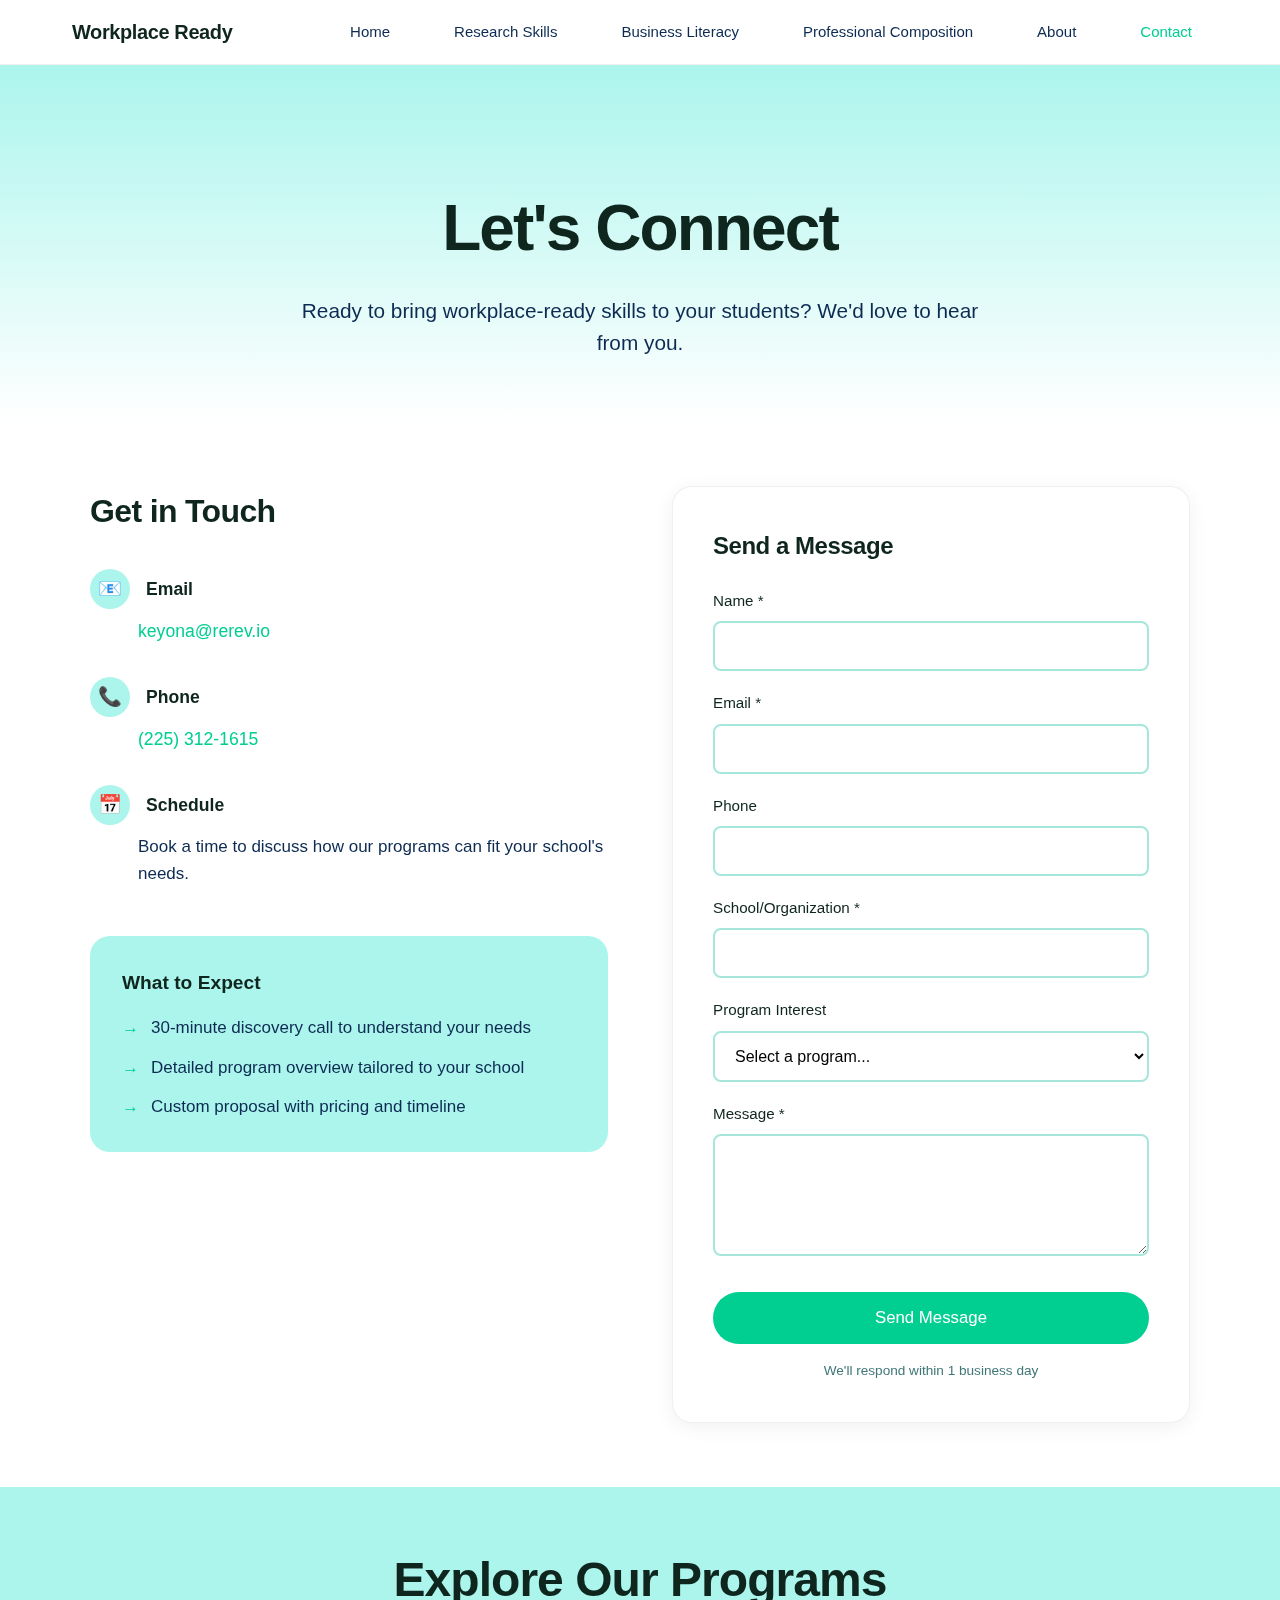
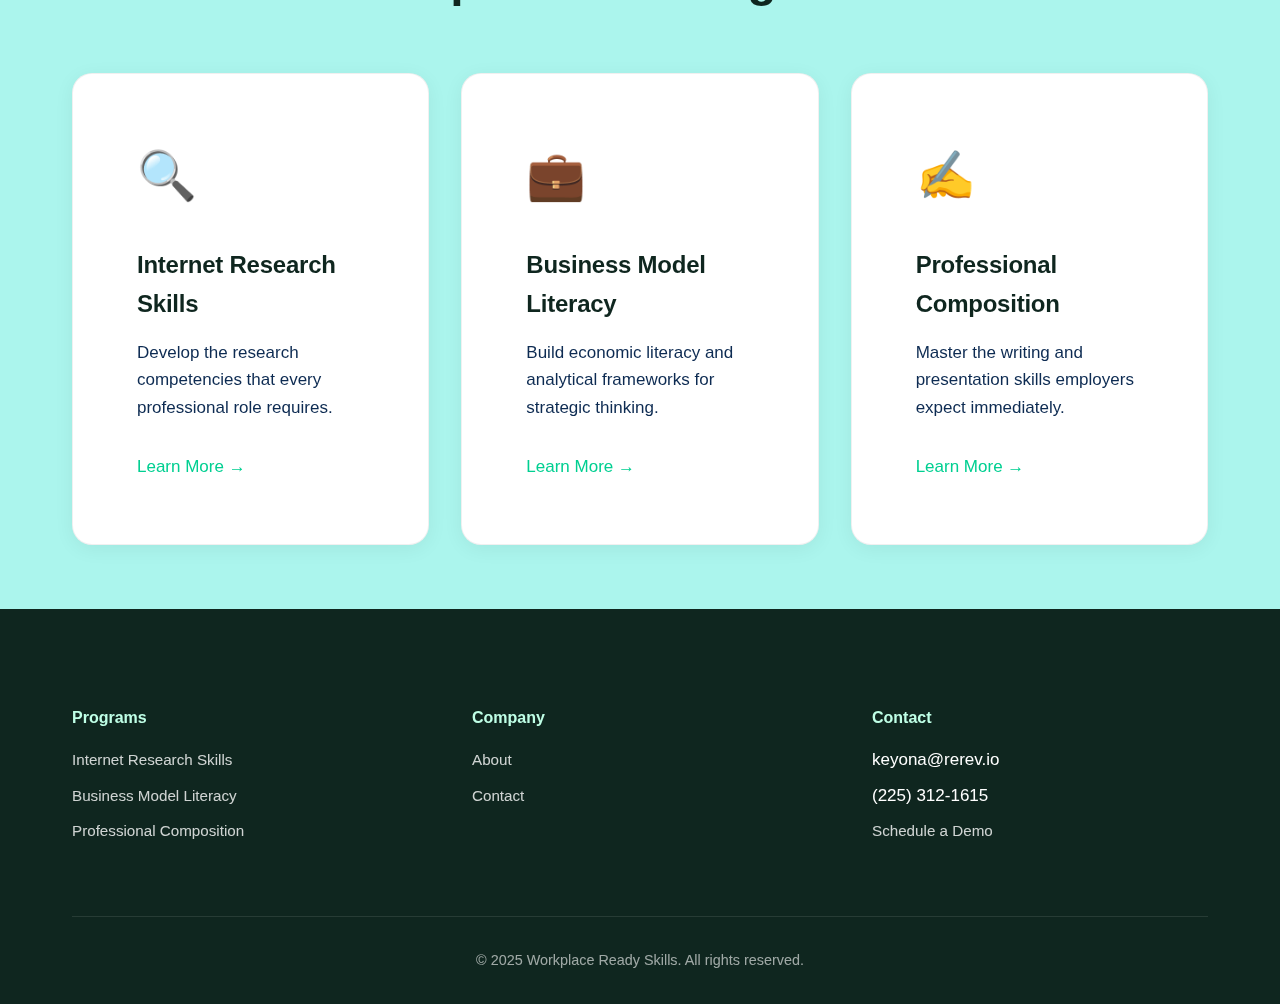
<file: contact.html>
<!DOCTYPE html>
<html lang="en">
<head>
    <meta charset="UTF-8">
    <meta name="viewport" content="width=device-width, initial-scale=1.0">
    <title>Contact | Workplace Ready Skills</title>
    <link rel="stylesheet" href="styles.css">
</head>
<body>
    <!-- Sticky Navigation -->
    <nav class="nav-bar">
        <div class="nav-container">
            <div class="logo">Workplace Ready</div>
            <div class="nav-links">
                <a href="index.html">Home</a>
                <a href="research-skills.html">Research Skills</a>
                <a href="business-literacy.html">Business Literacy</a>
                <a href="professional-composition.html">Professional Composition</a>
                <a href="about.html">About</a>
                <a href="contact.html" class="active">Contact</a>
            </div>
            <div class="mobile-menu-toggle">
                <span></span>
                <span></span>
                <span></span>
            </div>
        </div>
    </nav>

    <!-- Contact Hero -->
    <section class="program-hero">
        <div class="container">
            <h1 class="program-hero-title">Let's Connect</h1>
            <p class="program-hero-subtitle">Ready to bring workplace-ready skills to your students? We'd love to hear from you.</p>
        </div>
    </section>

    <!-- Contact Content -->
    <section style="padding: 4rem 0;">
        <div class="container">
            <div style="display: grid; grid-template-columns: repeat(auto-fit, minmax(300px, 1fr)); gap: 4rem; max-width: 1100px; margin: 0 auto;">
                
                <!-- Contact Information -->
                <div>
                    <h2 style="font-size: 2rem; font-weight: 700; color: var(--text-dark); margin-bottom: 2rem; letter-spacing: -0.02em;">Get in Touch</h2>
                    
                    <div style="display: grid; gap: 2rem;">
                        <div>
                            <div style="display: flex; align-items: center; gap: 1rem; margin-bottom: 0.5rem;">
                                <div style="width: 40px; height: 40px; background: var(--bg-lighter); border-radius: 50%; display: flex; align-items: center; justify-content: center; font-size: 1.2rem;">📧</div>
                                <h3 style="font-size: 1.1rem; font-weight: 600; color: var(--text-dark);">Email</h3>
                            </div>
                            <a href="mailto:keyona@rerev.io" style="color: var(--primary-color); text-decoration: none; font-size: 1.1rem; font-weight: 500; margin-left: 3rem; display: block;">keyona@rerev.io</a>
                        </div>

                        <div>
                            <div style="display: flex; align-items: center; gap: 1rem; margin-bottom: 0.5rem;">
                                <div style="width: 40px; height: 40px; background: var(--bg-lighter); border-radius: 50%; display: flex; align-items: center; justify-content: center; font-size: 1.2rem;">📞</div>
                                <h3 style="font-size: 1.1rem; font-weight: 600; color: var(--text-dark);">Phone</h3>
                            </div>
                            <a href="tel:2253121615" style="color: var(--primary-color); text-decoration: none; font-size: 1.1rem; font-weight: 500; margin-left: 3rem; display: block;">(225) 312-1615</a>
                        </div>

                        <div>
                            <div style="display: flex; align-items: center; gap: 1rem; margin-bottom: 0.5rem;">
                                <div style="width: 40px; height: 40px; background: var(--bg-lighter); border-radius: 50%; display: flex; align-items: center; justify-content: center; font-size: 1.2rem;">📅</div>
                                <h3 style="font-size: 1.1rem; font-weight: 600; color: var(--text-dark);">Schedule</h3>
                            </div>
                            <p style="color: var(--text-medium); margin-left: 3rem; line-height: 1.6;">Book a time to discuss how our programs can fit your school's needs.</p>
                        </div>
                    </div>

                    <div style="margin-top: 3rem; padding: 2rem; background: var(--bg-lighter); border-radius: var(--radius-lg);">
                        <h3 style="font-size: 1.2rem; font-weight: 600; color: var(--text-dark); margin-bottom: 1rem;">What to Expect</h3>
                        <ul style="list-style: none; display: grid; gap: 0.75rem;">
                            <li style="display: flex; gap: 0.75rem; color: var(--text-medium); line-height: 1.6;">
                                <span style="color: var(--primary-color); font-weight: 700;">→</span>
                                <span>30-minute discovery call to understand your needs</span>
                            </li>
                            <li style="display: flex; gap: 0.75rem; color: var(--text-medium); line-height: 1.6;">
                                <span style="color: var(--primary-color); font-weight: 700;">→</span>
                                <span>Detailed program overview tailored to your school</span>
                            </li>
                            <li style="display: flex; gap: 0.75rem; color: var(--text-medium); line-height: 1.6;">
                                <span style="color: var(--primary-color); font-weight: 700;">→</span>
                                <span>Custom proposal with pricing and timeline</span>
                            </li>
                        </ul>
                    </div>
                </div>

                <!-- Contact Form -->
                <div>
                    <form id="contactForm" style="background: white; padding: 2.5rem; border-radius: var(--radius-lg); box-shadow: 0 4px 20px rgba(0, 0, 0, 0.06); border: 1px solid rgba(0, 0, 0, 0.06);">
                        <h2 style="font-size: 1.5rem; font-weight: 700; color: var(--text-dark); margin-bottom: 1.5rem; letter-spacing: -0.02em;">Send a Message</h2>
                        
                        <div style="display: grid; gap: 1.25rem;">
                            <div>
                                <label for="name" style="display: block; font-weight: 500; color: var(--text-dark); margin-bottom: 0.5rem; font-size: 0.95rem;">Name *</label>
                                <input type="text" id="name" name="name" required style="width: 100%; padding: 0.875rem 1rem; border: 2px solid var(--light-glaucous-blue); border-radius: var(--radius-sm); font-family: var(--font-system); font-size: 1rem; transition: var(--transition-fast);">
                            </div>

                            <div>
                                <label for="email" style="display: block; font-weight: 500; color: var(--text-dark); margin-bottom: 0.5rem; font-size: 0.95rem;">Email *</label>
                                <input type="email" id="email" name="email" required style="width: 100%; padding: 0.875rem 1rem; border: 2px solid var(--light-glaucous-blue); border-radius: var(--radius-sm); font-family: var(--font-system); font-size: 1rem; transition: var(--transition-fast);">
                            </div>

                            <div>
                                <label for="phone" style="display: block; font-weight: 500; color: var(--text-dark); margin-bottom: 0.5rem; font-size: 0.95rem;">Phone</label>
                                <input type="tel" id="phone" name="phone" style="width: 100%; padding: 0.875rem 1rem; border: 2px solid var(--light-glaucous-blue); border-radius: var(--radius-sm); font-family: var(--font-system); font-size: 1rem; transition: var(--transition-fast);">
                            </div>

                            <div>
                                <label for="school" style="display: block; font-weight: 500; color: var(--text-dark); margin-bottom: 0.5rem; font-size: 0.95rem;">School/Organization *</label>
                                <input type="text" id="school" name="school" required style="width: 100%; padding: 0.875rem 1rem; border: 2px solid var(--light-glaucous-blue); border-radius: var(--radius-sm); font-family: var(--font-system); font-size: 1rem; transition: var(--transition-fast);">
                            </div>

                            <div>
                                <label for="program" style="display: block; font-weight: 500; color: var(--text-dark); margin-bottom: 0.5rem; font-size: 0.95rem;">Program Interest</label>
                                <select id="program" name="program" style="width: 100%; padding: 0.875rem 1rem; border: 2px solid var(--light-glaucous-blue); border-radius: var(--radius-sm); font-family: var(--font-system); font-size: 1rem; background: white; transition: var(--transition-fast);">
                                    <option value="">Select a program...</option>
                                    <option value="research">Internet Research Skills</option>
                                    <option value="business">Business Model Literacy</option>
                                    <option value="composition">Professional Composition</option>
                                    <option value="multiple">Multiple Programs</option>
                                    <option value="custom">Custom Solution</option>
                                </select>
                            </div>

                            <div>
                                <label for="message" style="display: block; font-weight: 500; color: var(--text-dark); margin-bottom: 0.5rem; font-size: 0.95rem;">Message *</label>
                                <textarea id="message" name="message" rows="5" required style="width: 100%; padding: 0.875rem 1rem; border: 2px solid var(--light-glaucous-blue); border-radius: var(--radius-sm); font-family: var(--font-system); font-size: 1rem; resize: vertical; transition: var(--transition-fast);"></textarea>
                            </div>

                            <button type="submit" class="btn-primary" style="width: 100%; margin-top: 0.5rem; padding: 1rem; font-size: 1.05rem; cursor: pointer;">
                                Send Message
                            </button>
                        </div>

                        <p style="margin-top: 1rem; font-size: 0.85rem; color: var(--text-light); text-align: center;">
                            We'll respond within 1 business day
                        </p>
                    </form>
                </div>

            </div>
        </div>
    </section>

    <!-- Quick Links -->
    <section style="background: var(--bg-lighter); padding: 4rem 0;">
        <div class="container">
            <h2 class="section-title">Explore Our Programs</h2>
            <div class="programs-grid">
                <div class="program-card">
                    <div class="program-icon">🔍</div>
                    <h3>Internet Research Skills</h3>
                    <p>Develop the research competencies that every professional role requires.</p>
                    <a href="research-skills.html" class="card-link">Learn More →</a>
                </div>

                <div class="program-card">
                    <div class="program-icon">💼</div>
                    <h3>Business Model Literacy</h3>
                    <p>Build economic literacy and analytical frameworks for strategic thinking.</p>
                    <a href="business-literacy.html" class="card-link">Learn More →</a>
                </div>

                <div class="program-card">
                    <div class="program-icon">✍️</div>
                    <h3>Professional Composition</h3>
                    <p>Master the writing and presentation skills employers expect immediately.</p>
                    <a href="professional-composition.html" class="card-link">Learn More →</a>
                </div>
            </div>
        </div>
    </section>

    <!-- Footer -->
    <footer class="footer">
        <div class="container">
            <div class="footer-grid">
                <div class="footer-column">
                    <h4>Programs</h4>
                    <ul>
                        <li><a href="research-skills.html">Internet Research Skills</a></li>
                        <li><a href="business-literacy.html">Business Model Literacy</a></li>
                        <li><a href="professional-composition.html">Professional Composition</a></li>
                    </ul>
                </div>
                <div class="footer-column">
                    <h4>Company</h4>
                    <ul>
                        <li><a href="about.html">About</a></li>
                        <li><a href="contact.html">Contact</a></li>
                    </ul>
                </div>
                <div class="footer-column">
                    <h4>Contact</h4>
                    <ul>
                        <li>keyona@rerev.io</li>
                        <li>(225) 312-1615</li>
                        <li><a href="contact.html">Schedule a Demo</a></li>
                    </ul>
                </div>
            </div>
            <div class="footer-bottom">
                <p>© 2025 Workplace Ready Skills. All rights reserved.</p>
            </div>
        </div>
    </footer>

    <script src="script.js"></script>
</body>
</html>
</file>
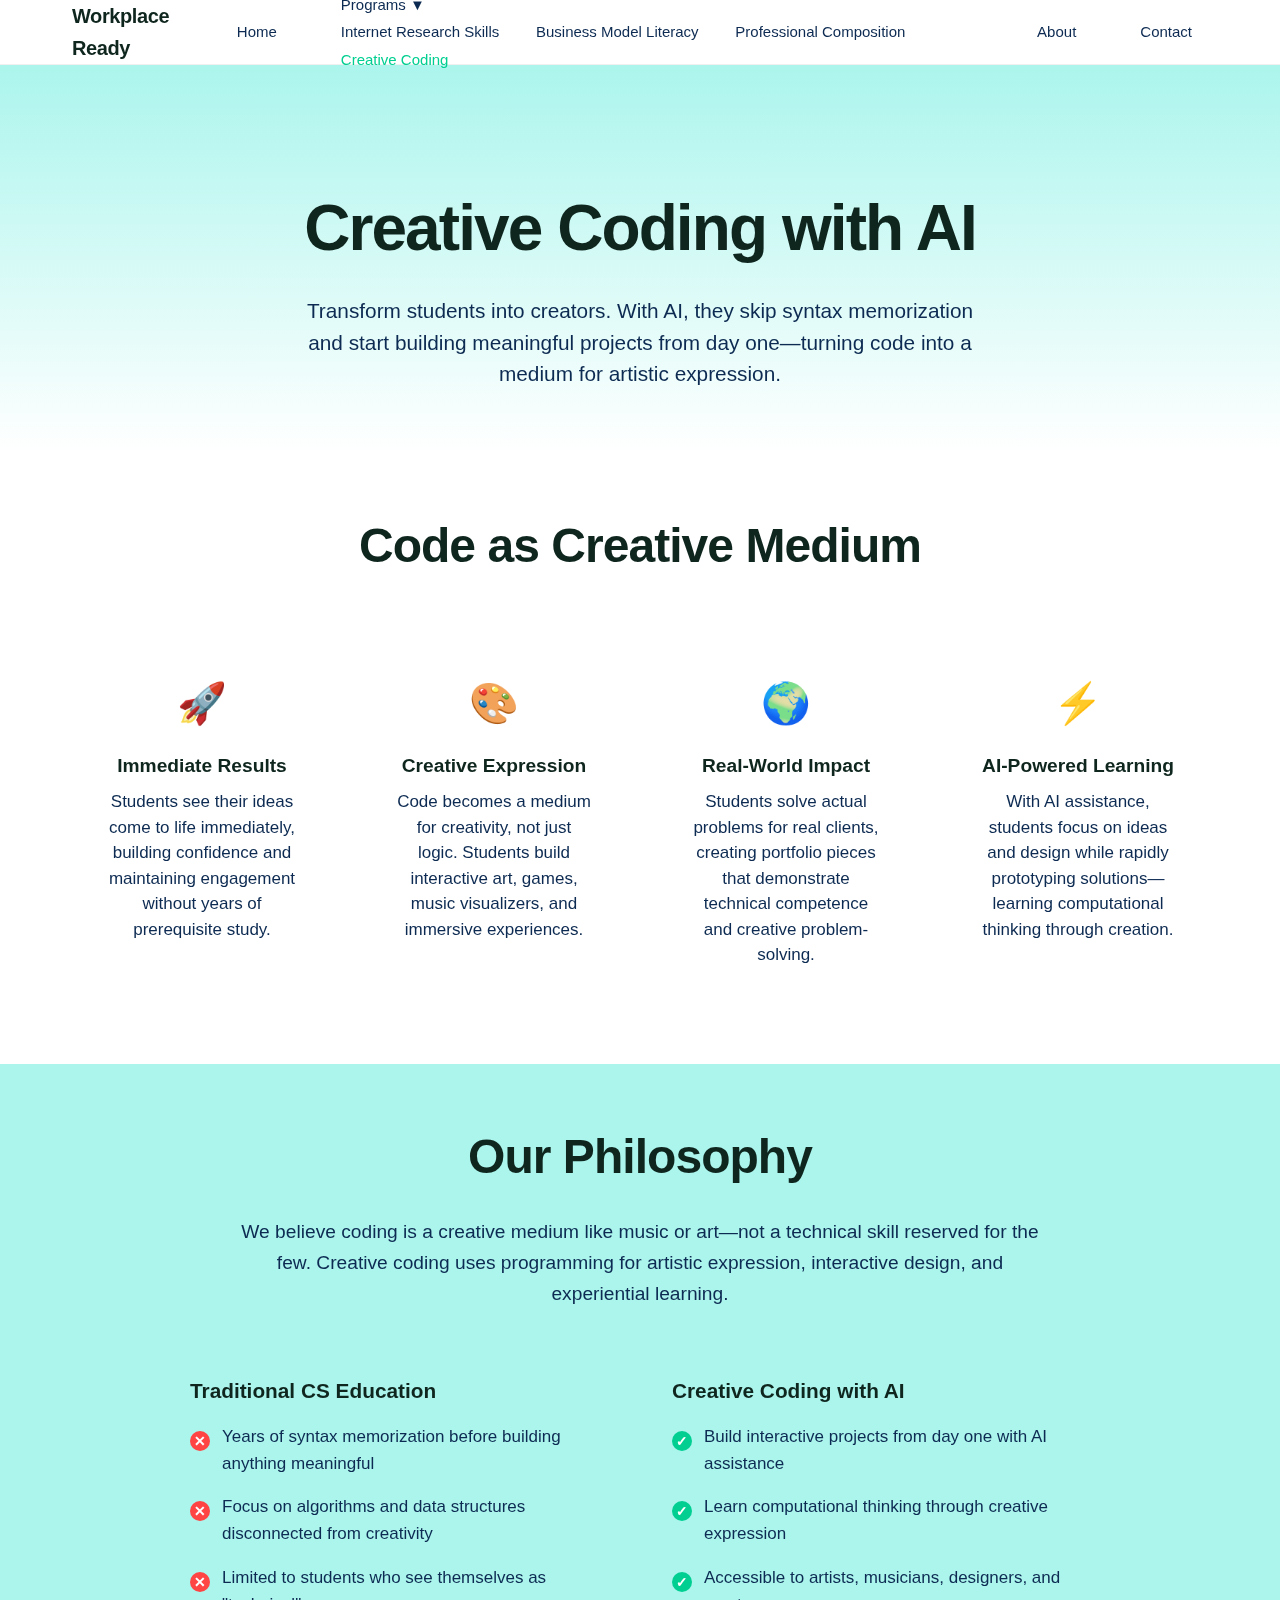
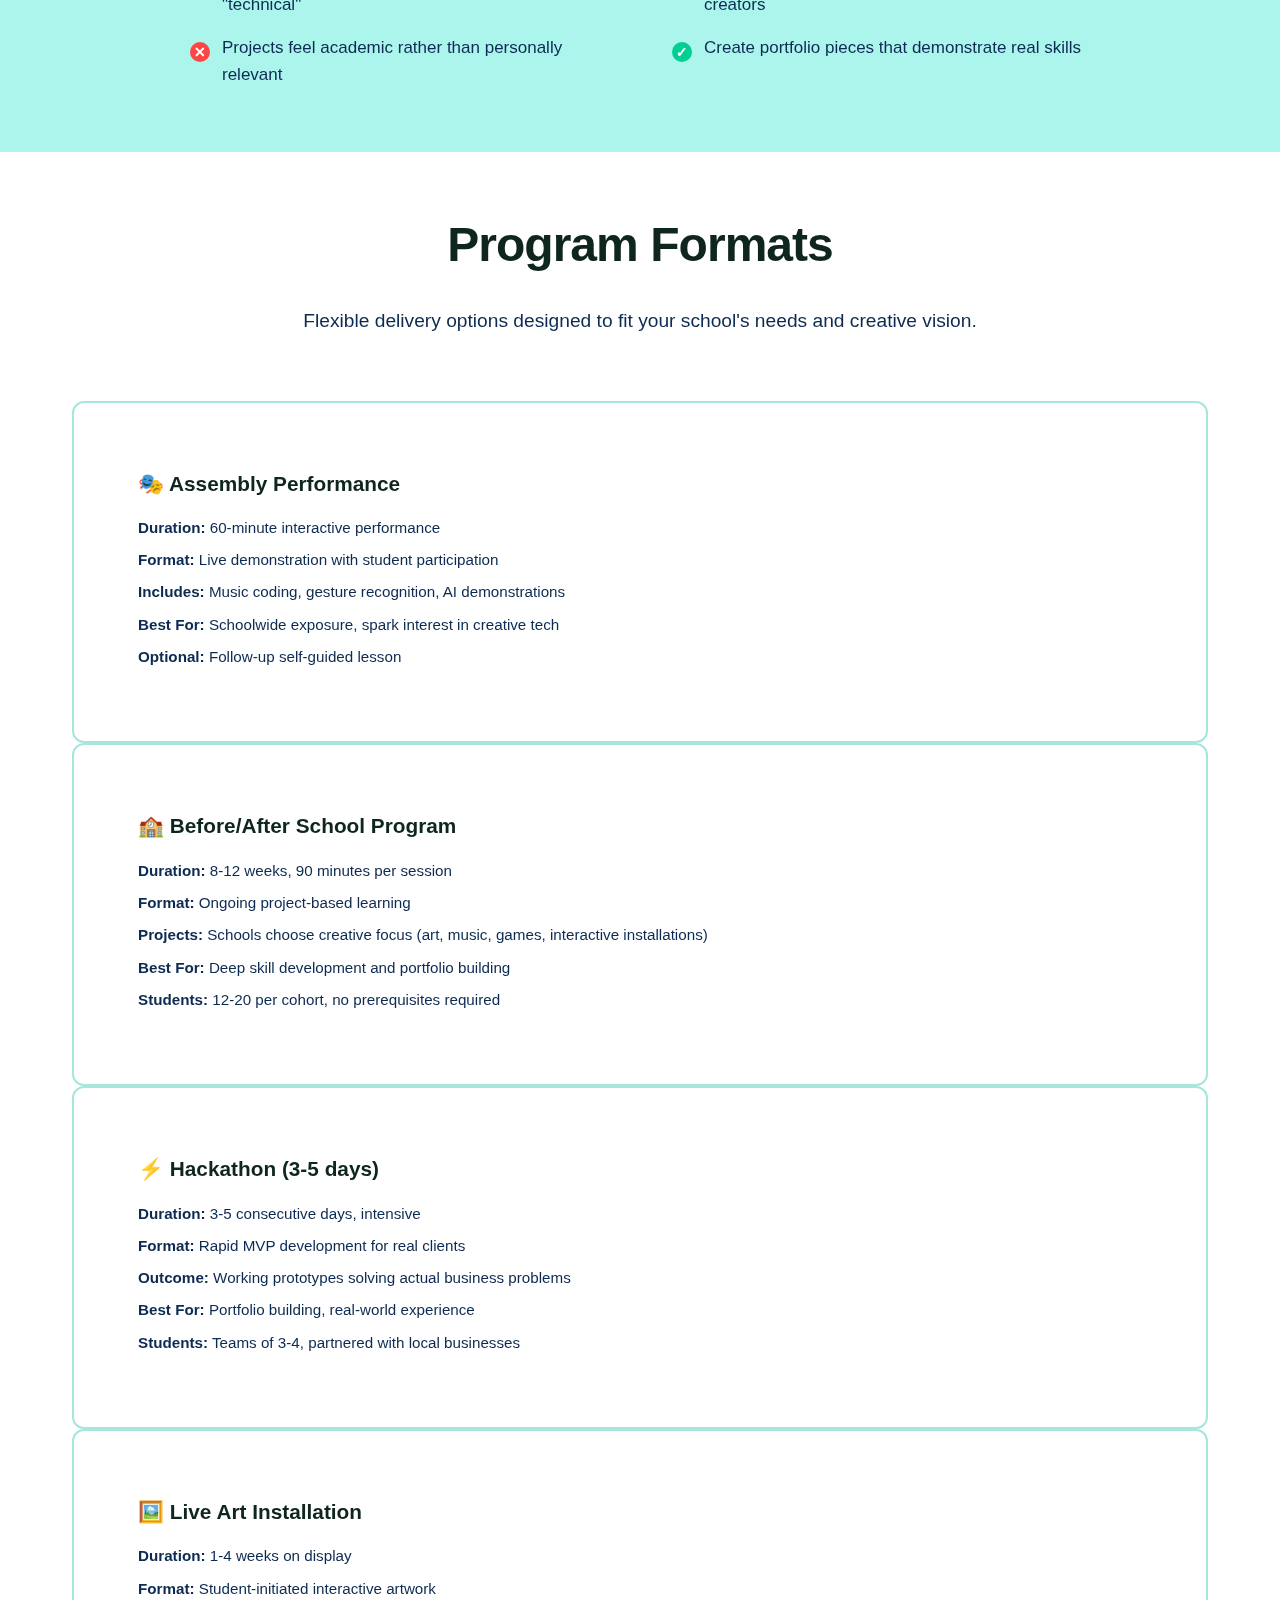
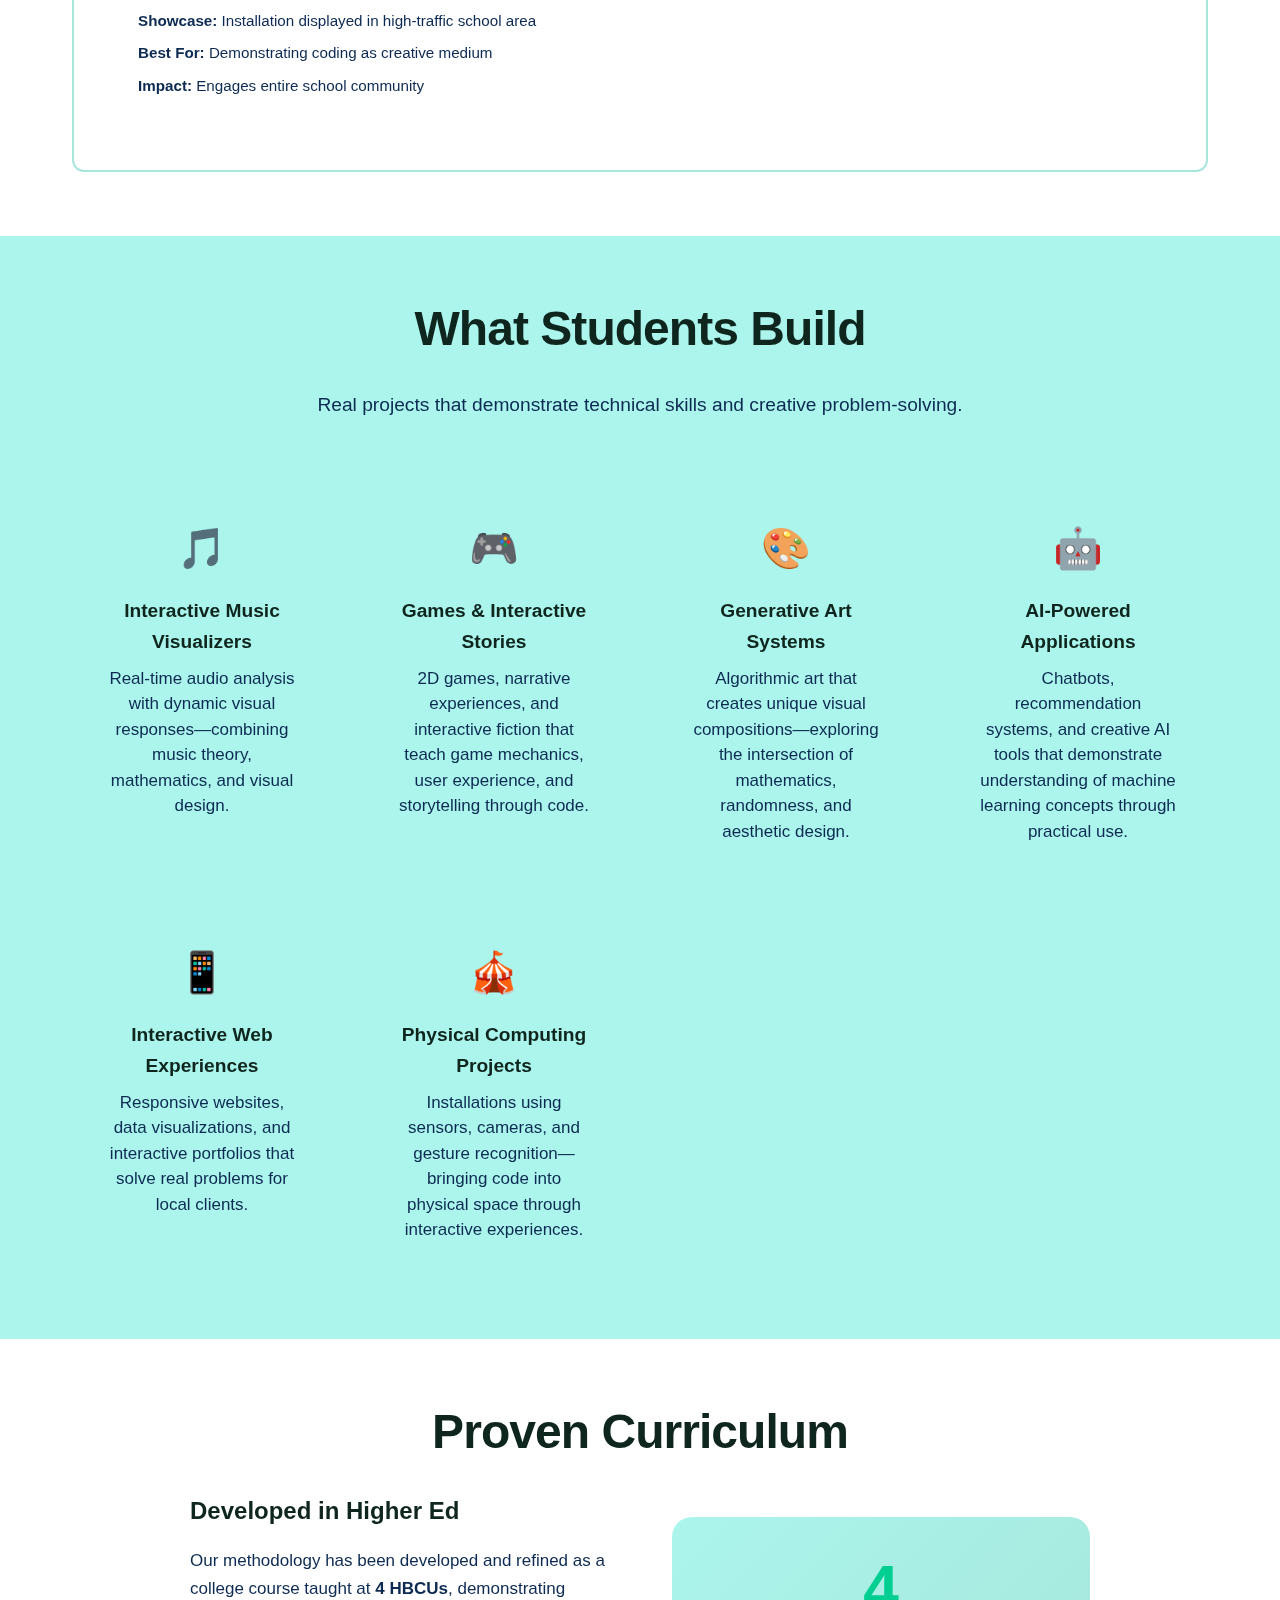
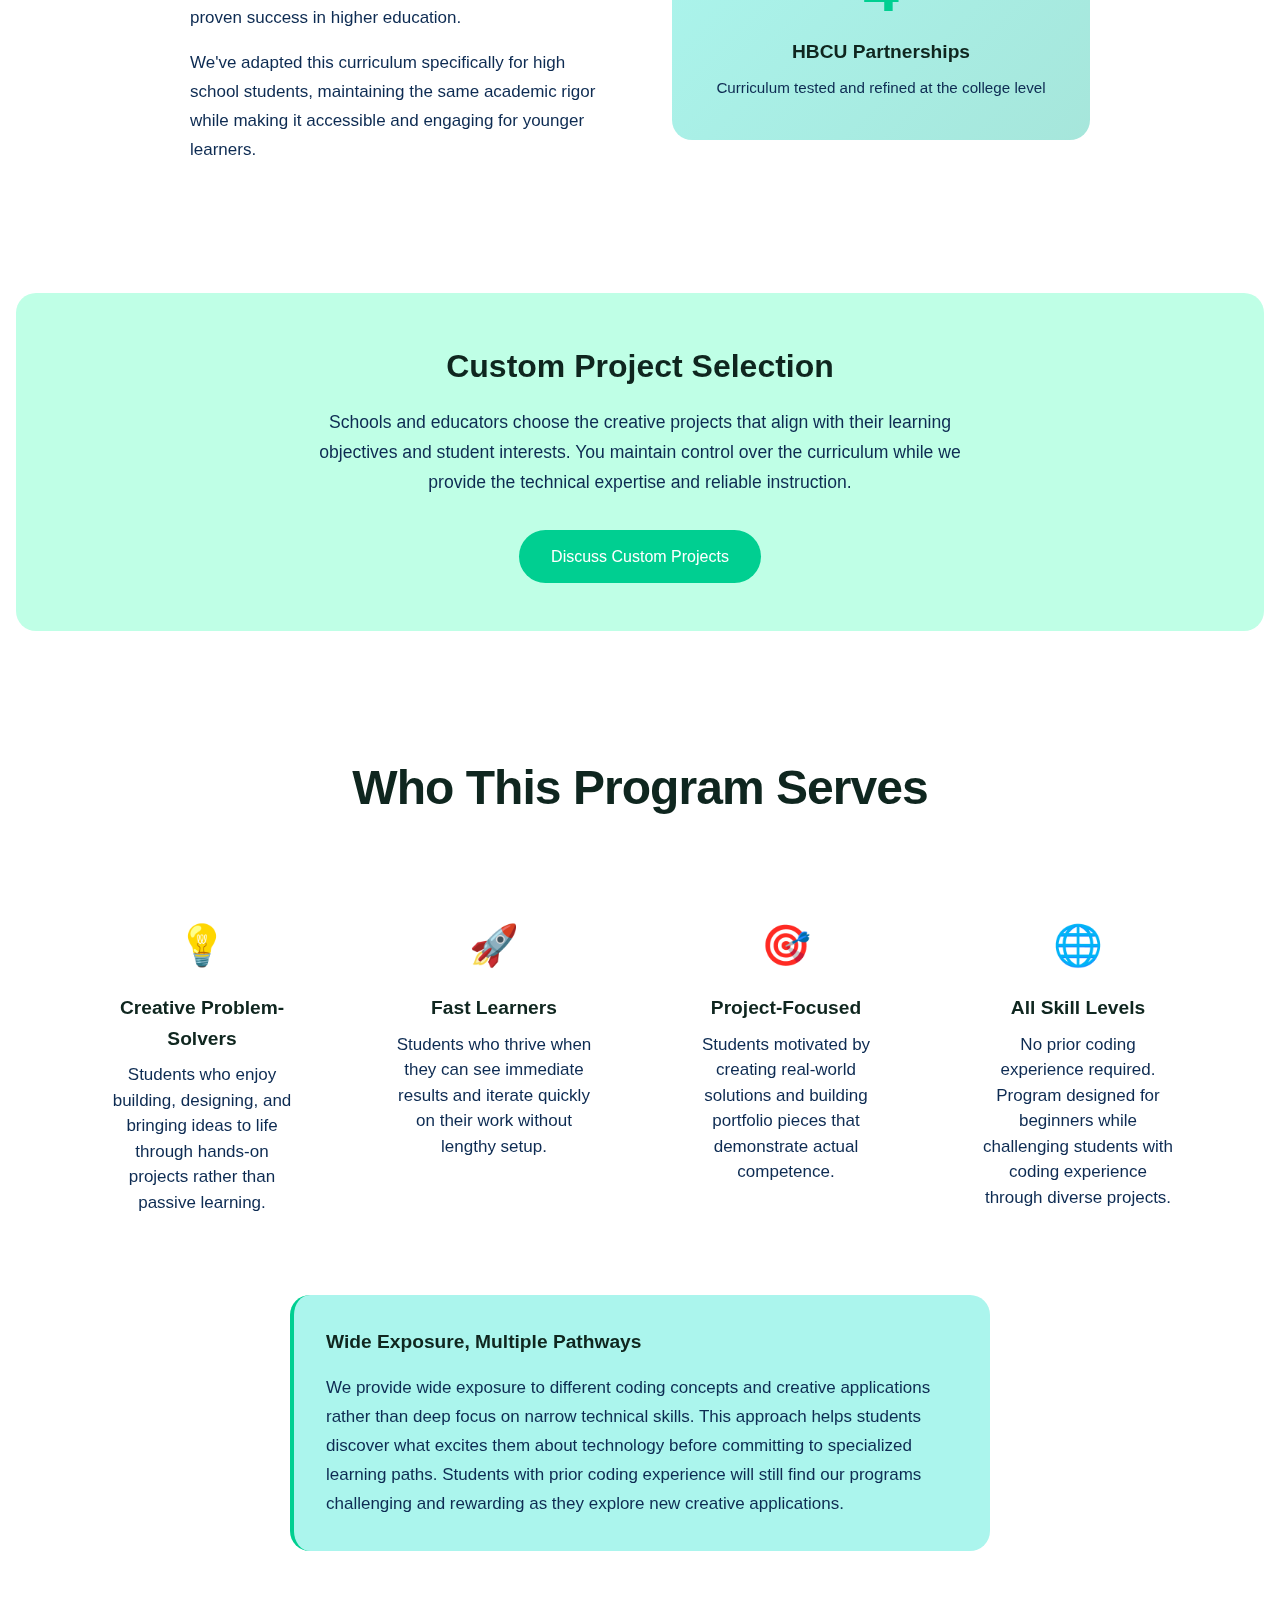
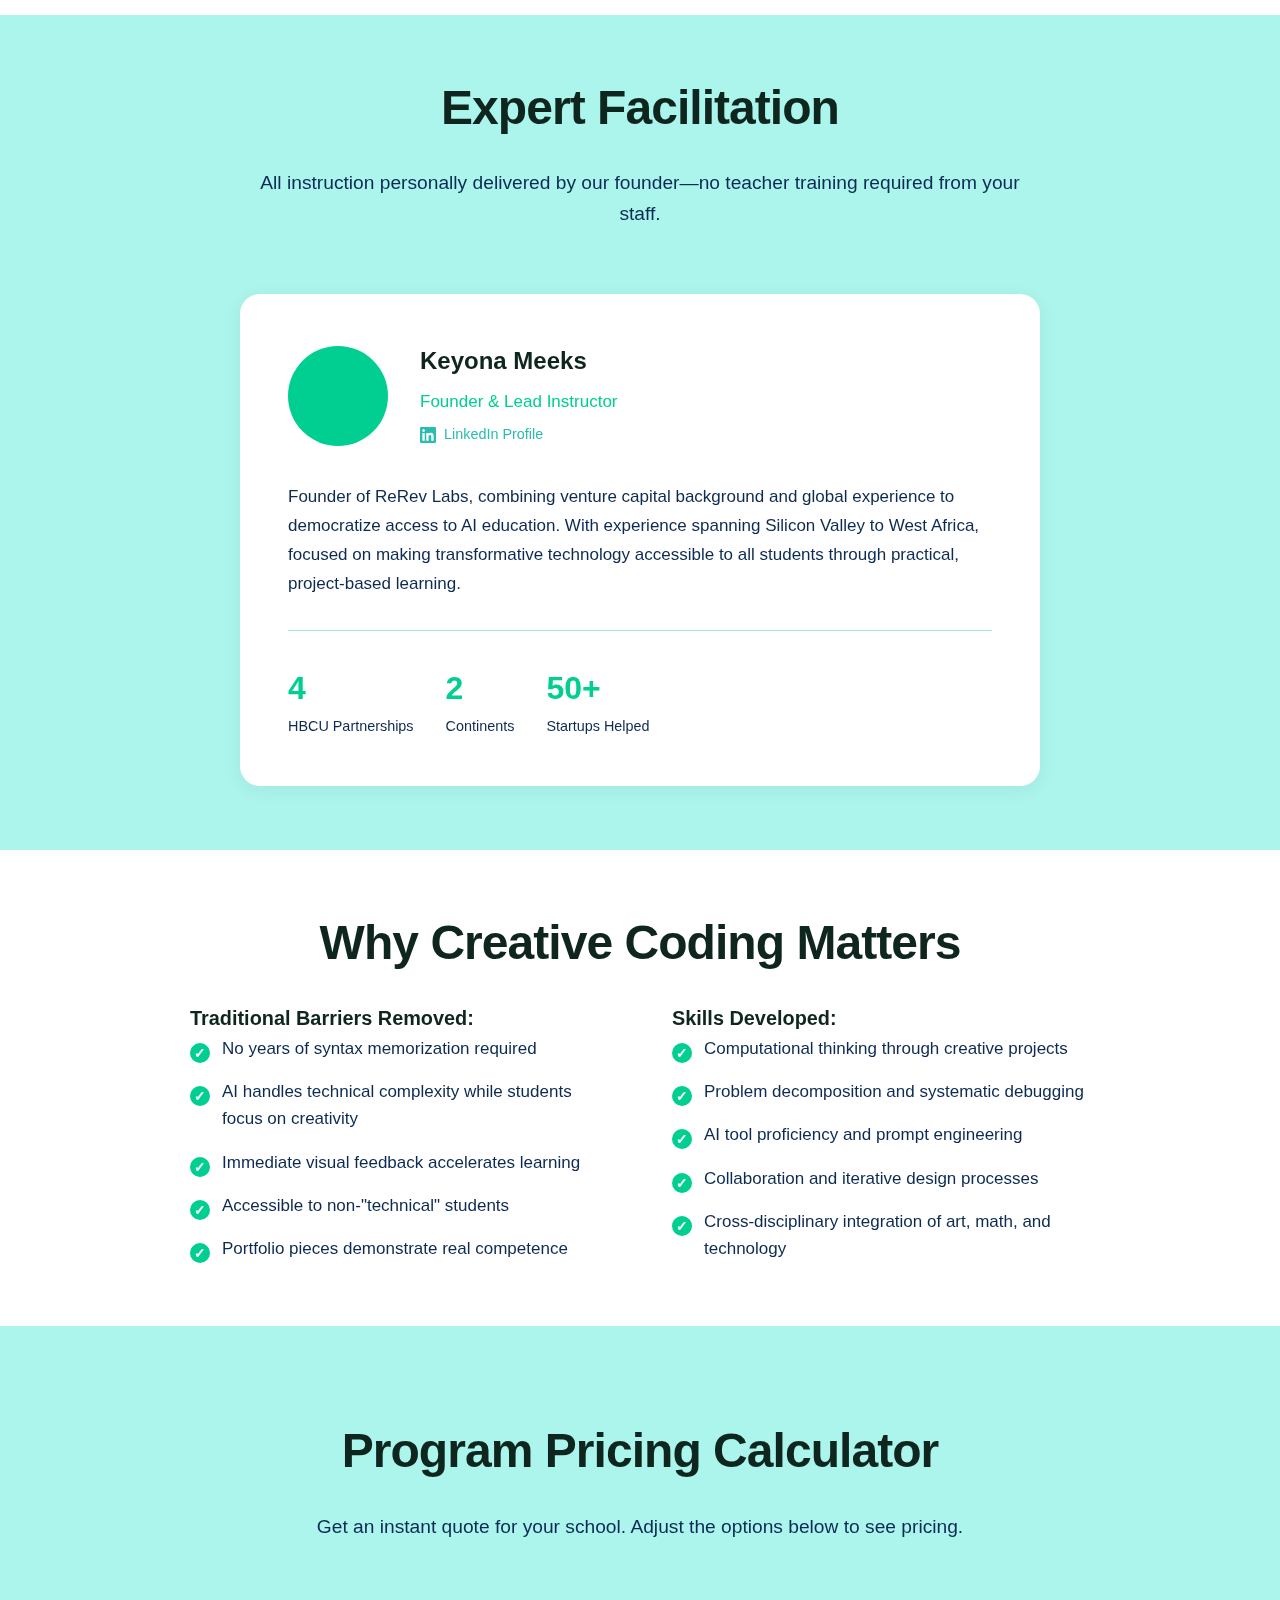
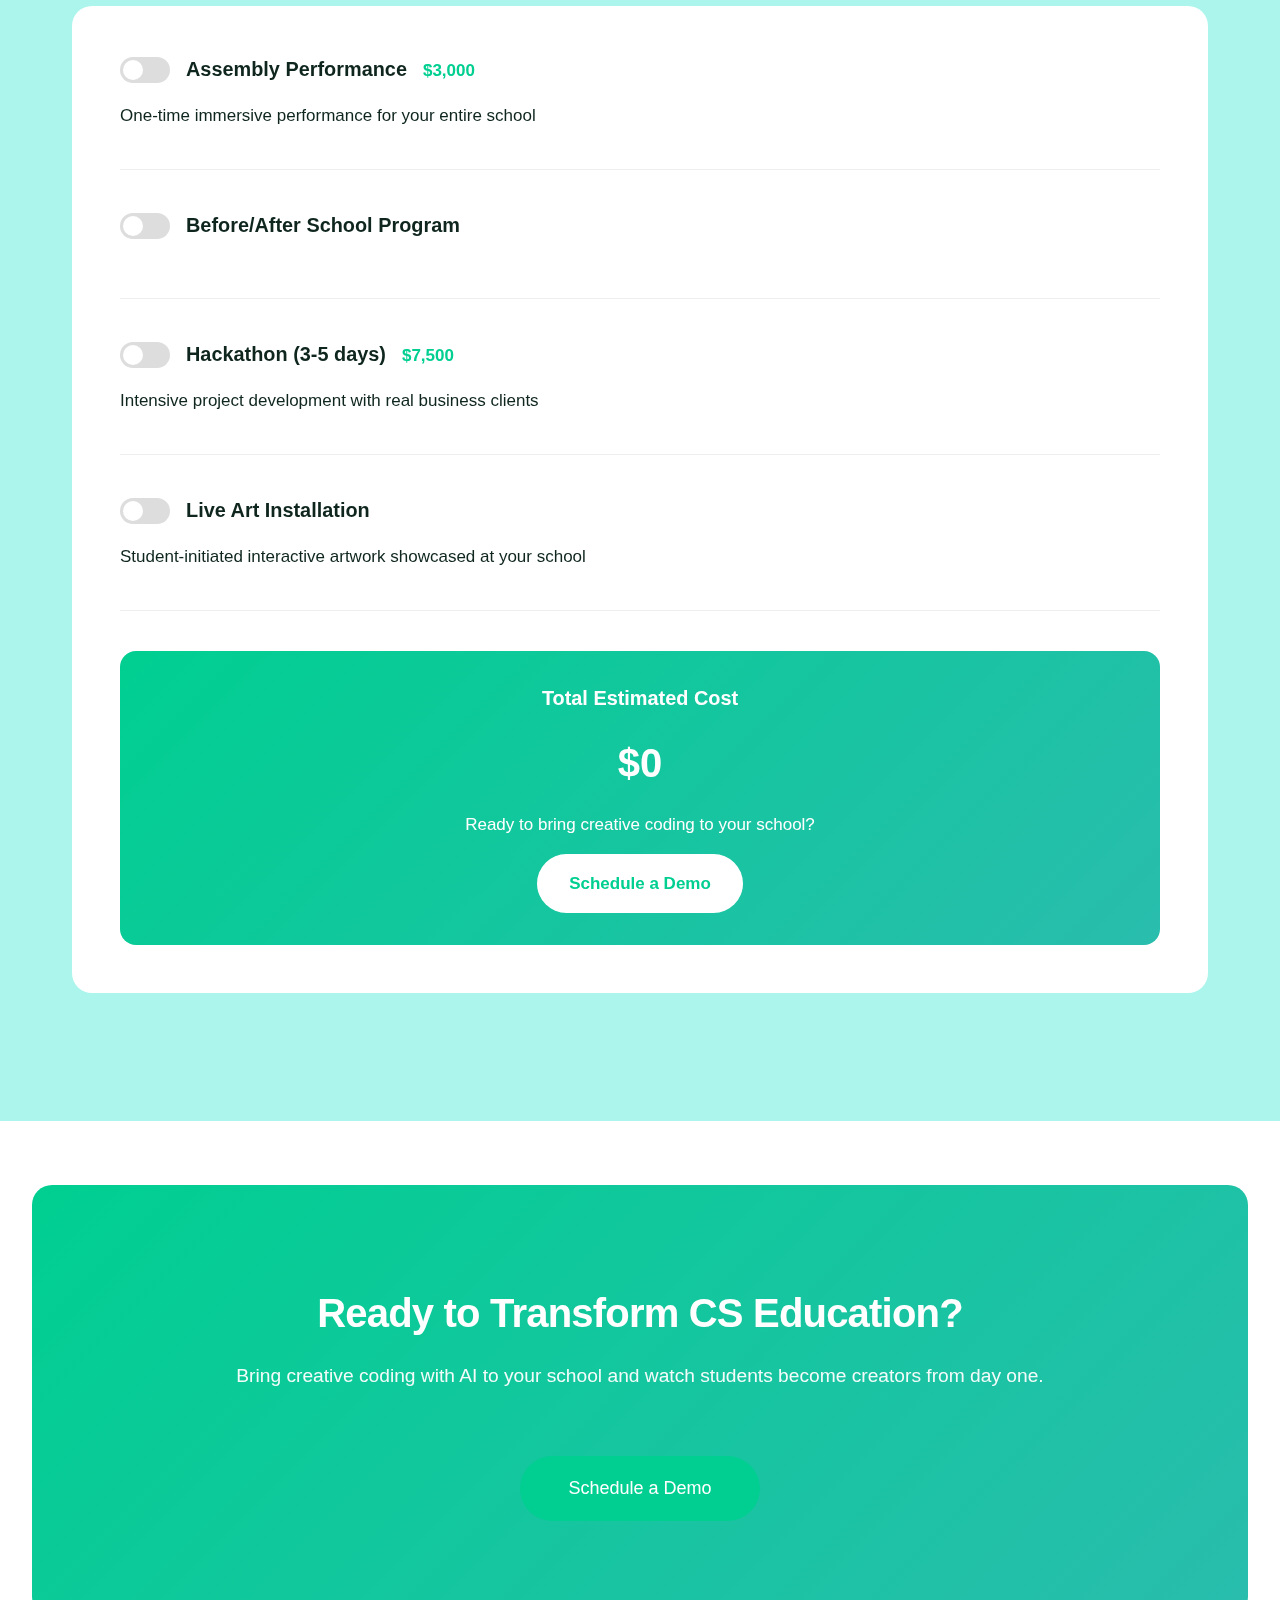
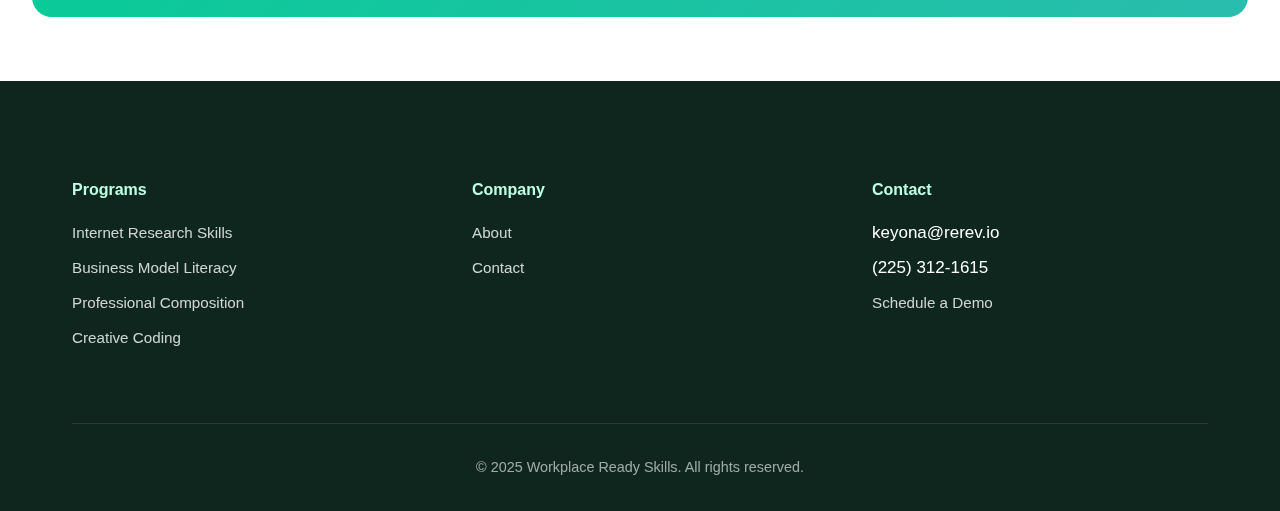
<file: creative-coding.html>
<!DOCTYPE html>
<html lang="en">
<head>
    <meta charset="UTF-8">
    <meta name="viewport" content="width=device-width, initial-scale=1.0">
    <title>Creative Coding | Workplace Ready Skills</title>
    <link rel="icon" type="image/svg+xml" href="favicon.svg">
    <link rel="stylesheet" href="styles.css">
</head>
<body>
    <!-- Sticky Navigation -->
    <nav class="nav-bar">
        <div class="nav-container">
            <div class="logo">Workplace Ready</div>
            <div class="nav-links">
                <a href="index.html">Home</a>
                <div class="nav-dropdown">
                    <a href="#" class="dropdown-trigger">Programs <span class="dropdown-arrow">▼</span></a>
                    <div class="dropdown-menu">
                        <a href="research-skills.html">Internet Research Skills</a>
                        <a href="business-literacy.html">Business Model Literacy</a>
                        <a href="professional-composition.html">Professional Composition</a>
                        <a href="creative-coding.html" class="active">Creative Coding</a>
                    </div>
                </div>
                <a href="about.html">About</a>
                <a href="contact.html">Contact</a>
            </div>
            <div class="mobile-menu-toggle">
                <span></span>
                <span></span>
                <span></span>
            </div>
        </div>
    </nav>

    <!-- Program Hero -->
    <section class="program-hero">
        <div class="container">
            <h1 class="program-hero-title">Creative Coding with AI</h1>
            <p class="program-hero-subtitle">Transform students into creators. With AI, they skip syntax memorization and start building meaningful projects from day one—turning code into a medium for artistic expression.</p>
        </div>
    </section>

    <!-- What & Why Section -->
    <section>
        <div class="container">
            <h2 class="section-title">Code as Creative Medium</h2>
            <div class="feature-grid">
                <div class="feature-item">
                    <div class="feature-icon">🚀</div>
                    <h3>Immediate Results</h3>
                    <p>Students see their ideas come to life immediately, building confidence and maintaining engagement without years of prerequisite study.</p>
                </div>
                <div class="feature-item">
                    <div class="feature-icon">🎨</div>
                    <h3>Creative Expression</h3>
                    <p>Code becomes a medium for creativity, not just logic. Students build interactive art, games, music visualizers, and immersive experiences.</p>
                </div>
                <div class="feature-item">
                    <div class="feature-icon">🌍</div>
                    <h3>Real-World Impact</h3>
                    <p>Students solve actual problems for real clients, creating portfolio pieces that demonstrate technical competence and creative problem-solving.</p>
                </div>
                <div class="feature-item">
                    <div class="feature-icon">⚡</div>
                    <h3>AI-Powered Learning</h3>
                    <p>With AI assistance, students focus on ideas and design while rapidly prototyping solutions—learning computational thinking through creation.</p>
                </div>
            </div>
        </div>
    </section>

    <!-- Philosophy Section -->
    <section style="background: var(--bg-lighter);">
        <div class="container">
            <h2 class="section-title">Our Philosophy</h2>
            <p class="section-intro" style="max-width: 800px;">We believe coding is a creative medium like music or art—not a technical skill reserved for the few. Creative coding uses programming for artistic expression, interactive design, and experiential learning.</p>
            
            <div class="two-column" style="max-width: 900px; margin: 3rem auto 0;">
                <div>
                    <h3 style="font-size: 1.3rem; font-weight: 600; color: var(--text-dark); margin-bottom: 1rem;">Traditional CS Education</h3>
                    <ul class="skills-list negative">
                        <li>Years of syntax memorization before building anything meaningful</li>
                        <li>Focus on algorithms and data structures disconnected from creativity</li>
                        <li>Limited to students who see themselves as "technical"</li>
                        <li>Projects feel academic rather than personally relevant</li>
                    </ul>
                </div>
                <div>
                    <h3 style="font-size: 1.3rem; font-weight: 600; color: var(--text-dark); margin-bottom: 1rem;">Creative Coding with AI</h3>
                    <ul class="skills-list positive">
                        <li>Build interactive projects from day one with AI assistance</li>
                        <li>Learn computational thinking through creative expression</li>
                        <li>Accessible to artists, musicians, designers, and creators</li>
                        <li>Create portfolio pieces that demonstrate real skills</li>
                    </ul>
                </div>
            </div>
        </div>
    </section>

    <!-- Program Formats -->
    <section>
        <div class="container">
            <h2 class="section-title">Program Formats</h2>
            <p class="section-intro">Flexible delivery options designed to fit your school's needs and creative vision.</p>
            
            <div class="format-options-2x2">
                <div class="format-card">
                    <h3>🎭 Assembly Performance</h3>
                    <p class="format-detail"><strong>Duration:</strong> 60-minute interactive performance</p>
                    <p class="format-detail"><strong>Format:</strong> Live demonstration with student participation</p>
                    <p class="format-detail"><strong>Includes:</strong> Music coding, gesture recognition, AI demonstrations</p>
                    <p class="format-detail"><strong>Best For:</strong> Schoolwide exposure, spark interest in creative tech</p>
                    <p class="format-detail"><strong>Optional:</strong> Follow-up self-guided lesson</p>
                </div>

                <div class="format-card">
                    <h3>🏫 Before/After School Program</h3>
                    <p class="format-detail"><strong>Duration:</strong> 8-12 weeks, 90 minutes per session</p>
                    <p class="format-detail"><strong>Format:</strong> Ongoing project-based learning</p>
                    <p class="format-detail"><strong>Projects:</strong> Schools choose creative focus (art, music, games, interactive installations)</p>
                    <p class="format-detail"><strong>Best For:</strong> Deep skill development and portfolio building</p>
                    <p class="format-detail"><strong>Students:</strong> 12-20 per cohort, no prerequisites required</p>
                </div>

                <div class="format-card">
                    <h3>⚡ Hackathon (3-5 days)</h3>
                    <p class="format-detail"><strong>Duration:</strong> 3-5 consecutive days, intensive</p>
                    <p class="format-detail"><strong>Format:</strong> Rapid MVP development for real clients</p>
                    <p class="format-detail"><strong>Outcome:</strong> Working prototypes solving actual business problems</p>
                    <p class="format-detail"><strong>Best For:</strong> Portfolio building, real-world experience</p>
                    <p class="format-detail"><strong>Students:</strong> Teams of 3-4, partnered with local businesses</p>
                </div>

                <div class="format-card">
                    <h3>🖼️ Live Art Installation</h3>
                    <p class="format-detail"><strong>Duration:</strong> 1-4 weeks on display</p>
                    <p class="format-detail"><strong>Format:</strong> Student-initiated interactive artwork</p>
                    <p class="format-detail"><strong>Showcase:</strong> Installation displayed in high-traffic school area</p>
                    <p class="format-detail"><strong>Best For:</strong> Demonstrating coding as creative medium</p>
                    <p class="format-detail"><strong>Impact:</strong> Engages entire school community</p>
                </div>
            </div>
        </div>
    </section>

    <!-- What Students Build -->
    <section style="background: var(--bg-lighter);">
        <div class="container">
            <h2 class="section-title">What Students Build</h2>
            <p class="section-intro">Real projects that demonstrate technical skills and creative problem-solving.</p>
            
            <div class="feature-grid">
                <div class="feature-item">
                    <div class="feature-icon">🎵</div>
                    <h3>Interactive Music Visualizers</h3>
                    <p>Real-time audio analysis with dynamic visual responses—combining music theory, mathematics, and visual design.</p>
                </div>

                <div class="feature-item">
                    <div class="feature-icon">🎮</div>
                    <h3>Games & Interactive Stories</h3>
                    <p>2D games, narrative experiences, and interactive fiction that teach game mechanics, user experience, and storytelling through code.</p>
                </div>

                <div class="feature-item">
                    <div class="feature-icon">🎨</div>
                    <h3>Generative Art Systems</h3>
                    <p>Algorithmic art that creates unique visual compositions—exploring the intersection of mathematics, randomness, and aesthetic design.</p>
                </div>

                <div class="feature-item">
                    <div class="feature-icon">🤖</div>
                    <h3>AI-Powered Applications</h3>
                    <p>Chatbots, recommendation systems, and creative AI tools that demonstrate understanding of machine learning concepts through practical use.</p>
                </div>

                <div class="feature-item">
                    <div class="feature-icon">📱</div>
                    <h3>Interactive Web Experiences</h3>
                    <p>Responsive websites, data visualizations, and interactive portfolios that solve real problems for local clients.</p>
                </div>

                <div class="feature-item">
                    <div class="feature-icon">🎪</div>
                    <h3>Physical Computing Projects</h3>
                    <p>Installations using sensors, cameras, and gesture recognition—bringing code into physical space through interactive experiences.</p>
                </div>
            </div>
        </div>
    </section>

    <!-- Proven Curriculum -->
    <section>
        <div class="container">
            <h2 class="section-title">Proven Curriculum</h2>
            <div class="two-column" style="max-width: 900px; margin: 2rem auto 0; align-items: center;">
                <div>
                    <h3 style="font-size: 1.5rem; font-weight: 600; color: var(--text-dark); margin-bottom: 1rem;">Developed in Higher Ed</h3>
                    <p style="color: var(--text-medium); line-height: 1.7; margin-bottom: 1rem;">
                        Our methodology has been developed and refined as a college course taught at <strong>4 HBCUs</strong>, demonstrating proven success in higher education.
                    </p>
                    <p style="color: var(--text-medium); line-height: 1.7;">
                        We've adapted this curriculum specifically for high school students, maintaining the same academic rigor while making it accessible and engaging for younger learners.
                    </p>
                </div>
                <div style="background: linear-gradient(135deg, var(--bg-lighter) 0%, var(--light-glaucous-blue) 100%); padding: 2.5rem; border-radius: var(--radius-lg); text-align: center;">
                    <div style="font-size: 4rem; font-weight: 700; color: var(--primary-color); line-height: 1; margin-bottom: 1rem;">4</div>
                    <div style="font-size: 1.2rem; font-weight: 600; color: var(--text-dark); margin-bottom: 0.5rem;">HBCU Partnerships</div>
                    <div style="font-size: 0.95rem; color: var(--text-medium);">Curriculum tested and refined at the college level</div>
                </div>
            </div>
        </div>
    </section>

    <!-- Custom Project Selection -->
    <section style="background: var(--bg-light); padding: 3rem 1rem; border-radius: var(--radius-lg); margin: var(--spacing-lg) 1rem;">
        <div class="container">
            <h2 style="text-align: center; font-size: 2rem; font-weight: 700; color: var(--text-dark); margin-bottom: 1rem;">Custom Project Selection</h2>
            <p style="text-align: center; max-width: 700px; margin: 0 auto 2rem; color: var(--text-medium); line-height: 1.7; font-size: 1.1rem;">
                Schools and educators choose the creative projects that align with their learning objectives and student interests. You maintain control over the curriculum while we provide the technical expertise and reliable instruction.
            </p>
            <div style="text-align: center;">
                <a href="contact.html" class="btn-primary">Discuss Custom Projects</a>
            </div>
        </div>
    </section>

    <!-- Target Students -->
    <section>
        <div class="container">
            <h2 class="section-title">Who This Program Serves</h2>
            
            <div class="feature-grid">
                <div class="feature-item">
                    <div class="feature-icon">💡</div>
                    <h3>Creative Problem-Solvers</h3>
                    <p>Students who enjoy building, designing, and bringing ideas to life through hands-on projects rather than passive learning.</p>
                </div>

                <div class="feature-item">
                    <div class="feature-icon">🚀</div>
                    <h3>Fast Learners</h3>
                    <p>Students who thrive when they can see immediate results and iterate quickly on their work without lengthy setup.</p>
                </div>

                <div class="feature-item">
                    <div class="feature-icon">🎯</div>
                    <h3>Project-Focused</h3>
                    <p>Students motivated by creating real-world solutions and building portfolio pieces that demonstrate actual competence.</p>
                </div>

                <div class="feature-item">
                    <div class="feature-icon">🌐</div>
                    <h3>All Skill Levels</h3>
                    <p>No prior coding experience required. Program designed for beginners while challenging students with coding experience through diverse projects.</p>
                </div>
            </div>

            <div style="max-width: 700px; margin: 3rem auto 0; padding: 2rem; background: var(--bg-lighter); border-radius: var(--radius-lg); border-left: 4px solid var(--primary-color);">
                <h3 style="font-size: 1.2rem; font-weight: 600; color: var(--text-dark); margin-bottom: 1rem;">Wide Exposure, Multiple Pathways</h3>
                <p style="color: var(--text-medium); line-height: 1.7;">
                    We provide wide exposure to different coding concepts and creative applications rather than deep focus on narrow technical skills. This approach helps students discover what excites them about technology before committing to specialized learning paths. Students with prior coding experience will still find our programs challenging and rewarding as they explore new creative applications.
                </p>
            </div>
        </div>
    </section>

    <!-- Expert Facilitation -->
    <section style="background: var(--bg-lighter);">
        <div class="container">
            <h2 class="section-title">Expert Facilitation</h2>
            <p class="section-intro" style="max-width: 800px;">All instruction personally delivered by our founder—no teacher training required from your staff.</p>
            
            <div style="max-width: 800px; margin: 3rem auto 0;">
                <div style="background: white; padding: 3rem; border-radius: var(--radius-lg); box-shadow: 0 4px 20px rgba(0, 0, 0, 0.06);">
                    <div style="display: flex; align-items: center; gap: 2rem; flex-wrap: wrap; margin-bottom: 2rem;">
                        <div style="width: 100px; height: 100px; background: var(--primary-color); border-radius: 50%; flex-shrink: 0;"></div>
                        <div style="flex: 1; min-width: 250px;">
                            <h3 style="font-size: 1.5rem; font-weight: 600; color: var(--text-dark); margin-bottom: 0.5rem;">Keyona Meeks</h3>
                            <p style="color: var(--primary-color); font-weight: 500; margin-bottom: 0.5rem;">Founder & Lead Instructor</p>
                            <a href="https://www.linkedin.com/in/keyona-meeks/" target="_blank" style="color: var(--cerulian-blue); text-decoration: none; font-size: 0.9rem; display: inline-flex; align-items: center; gap: 0.5rem;">
                                <svg width="16" height="16" viewBox="0 0 24 24" fill="currentColor"><path d="M20.447 20.452h-3.554v-5.569c0-1.328-.027-3.037-1.852-3.037-1.853 0-2.136 1.445-2.136 2.939v5.667H9.351V9h3.414v1.561h.046c.477-.9 1.637-1.85 3.37-1.85 3.601 0 4.267 2.37 4.267 5.455v6.286zM5.337 7.433c-1.144 0-2.063-.926-2.063-2.065 0-1.138.92-2.063 2.063-2.063 1.14 0 2.064.925 2.064 2.063 0 1.139-.925 2.065-2.064 2.065zm1.782 13.019H3.555V9h3.564v11.452zM22.225 0H1.771C.792 0 0 .774 0 1.729v20.542C0 23.227.792 24 1.771 24h20.451C23.2 24 24 23.227 24 22.271V1.729C24 .774 23.2 0 22.222 0h.003z"/></svg>
                                LinkedIn Profile
                            </a>
                        </div>
                    </div>
                    <p style="color: var(--text-medium); line-height: 1.7; margin-bottom: 1rem;">
                        Founder of ReRev Labs, combining venture capital background and global experience to democratize access to AI education. With experience spanning Silicon Valley to West Africa, focused on making transformative technology accessible to all students through practical, project-based learning.
                    </p>
                    <div style="display: flex; gap: 2rem; flex-wrap: wrap; margin-top: 2rem; padding-top: 2rem; border-top: 1px solid var(--light-glaucous-blue);">
                        <div>
                            <div style="font-size: 2rem; font-weight: 700; color: var(--primary-color);">4</div>
                            <div style="font-size: 0.9rem; color: var(--text-medium);">HBCU Partnerships</div>
                        </div>
                        <div>
                            <div style="font-size: 2rem; font-weight: 700; color: var(--primary-color);">2</div>
                            <div style="font-size: 0.9rem; color: var(--text-medium);">Continents</div>
                        </div>
                        <div>
                            <div style="font-size: 2rem; font-weight: 700; color: var(--primary-color);">50+</div>
                            <div style="font-size: 0.9rem; color: var(--text-medium);">Startups Helped</div>
                        </div>
                    </div>
                </div>
            </div>
        </div>
    </section>

    <!-- Why This Matters -->
    <section>
        <div class="container">
            <h2 class="section-title">Why Creative Coding Matters</h2>
            <div class="two-column" style="max-width: 900px; margin: 2rem auto 0;">
                <div>
                    <h3>Traditional Barriers Removed:</h3>
                    <ul class="skills-list positive">
                        <li>No years of syntax memorization required</li>
                        <li>AI handles technical complexity while students focus on creativity</li>
                        <li>Immediate visual feedback accelerates learning</li>
                        <li>Accessible to non-"technical" students</li>
                        <li>Portfolio pieces demonstrate real competence</li>
                    </ul>
                </div>
                <div>
                    <h3>Skills Developed:</h3>
                    <ul class="skills-list positive">
                        <li>Computational thinking through creative projects</li>
                        <li>Problem decomposition and systematic debugging</li>
                        <li>AI tool proficiency and prompt engineering</li>
                        <li>Collaboration and iterative design processes</li>
                        <li>Cross-disciplinary integration of art, math, and technology</li>
                    </ul>
                </div>
            </div>
        </div>
    </section>

    <!-- Pricing Calculator -->
    <section style="padding: var(--spacing-xl) 0; background: var(--bg-lighter);">
        <div class="container">
            <h2 class="section-title">Program Pricing Calculator</h2>
            <p class="section-intro">Get an instant quote for your school. Adjust the options below to see pricing.</p>
            
            <div class="calculator">
                <!-- Assembly -->
                <div class="calculator-section">
                    <div class="program-toggle">
                        <div class="toggle-switch" id="assembly-toggle-cc"></div>
                        <h3>Assembly Performance</h3>
                        <span class="slider-value">$3,000</span>
                    </div>
                    <p>One-time immersive performance for your entire school</p>
                </div>

                <!-- Before/After School -->
                <div class="calculator-section">
                    <div class="program-toggle">
                        <div class="toggle-switch" id="school-toggle-cc"></div>
                        <h3>Before/After School Program</h3>
                    </div>
                    
                    <div id="school-options-cc" style="display: none;">
                        <div class="slider-container">
                            <div class="slider-header">
                                <label>Days per week:</label>
                                <span class="slider-value" id="days-value-cc">2 days</span>
                            </div>
                            <input type="range" min="1" max="3" value="2" class="slider" id="days-slider-cc">
                        </div>

                        <div class="slider-container">
                            <div class="slider-header">
                                <label>Number of students:</label>
                                <span class="slider-value" id="students-value-cc">20 students</span>
                            </div>
                            <input type="range" min="15" max="30" value="20" class="slider" id="students-slider-cc">
                            <small>Base price includes 20 students. Additional students: +$200 each</small>
                        </div>

                        <div class="price-breakdown" id="school-breakdown-cc">
                            <div class="price-line">
                                <span>Base fee (20 students):</span>
                                <span>$8,000</span>
                            </div>
                            <div class="price-line">
                                <span>Additional students:</span>
                                <span>$0</span>
                            </div>
                            <div class="price-line">
                                <span>Total:</span>
                                <span>$8,000</span>
                            </div>
                        </div>
                    </div>
                </div>

                <!-- Hackathon -->
                <div class="calculator-section">
                    <div class="program-toggle">
                        <div class="toggle-switch" id="hackathon-toggle-cc"></div>
                        <h3>Hackathon (3-5 days)</h3>
                        <span class="slider-value">$7,500</span>
                    </div>
                    <p>Intensive project development with real business clients</p>
                </div>

                <!-- Live Art Installation -->
                <div class="calculator-section">
                    <div class="program-toggle">
                        <div class="toggle-switch" id="art-toggle-cc"></div>
                        <h3>Live Art Installation</h3>
                    </div>
                    
                    <div id="art-options-cc" style="display: none;">
                        <div class="slider-container">
                            <div class="slider-header">
                                <label>Weeks on display:</label>
                                <span class="slider-value" id="weeks-value-cc">2 weeks</span>
                            </div>
                            <input type="range" min="1" max="4" value="2" class="slider" id="weeks-slider-cc">
                            <small>$2,000 per week</small>
                        </div>

                        <div class="price-breakdown" id="art-breakdown-cc">
                            <div class="price-line">
                                <span>Base fee (2 weeks):</span>
                                <span>$4,000</span>
                            </div>
                            <div class="price-line">
                                <span>Total:</span>
                                <span>$4,000</span>
                            </div>
                        </div>
                    </div>
                    <p>Student-initiated interactive artwork showcased at your school</p>
                </div>

                <!-- Total -->
                <div class="total-section">
                    <h3>Total Estimated Cost</h3>
                    <div class="total-price" id="total-price-cc">$0</div>
                    <p>Ready to bring creative coding to your school?</p>
                    <a href="contact.html" style="display: inline-block; background: white; color: var(--peacock-blue); padding: 1rem 2rem; border-radius: 30px; text-decoration: none; font-weight: 600; margin-top: 1rem;">Schedule a Demo</a>
                </div>
            </div>
        </div>
    </section>

    <script>
    // Creative Coding Calculator
    (function() {
        const assemblyToggle = document.getElementById('assembly-toggle-cc');
        const schoolToggle = document.getElementById('school-toggle-cc');
        const hackathonToggle = document.getElementById('hackathon-toggle-cc');
        const artToggle = document.getElementById('art-toggle-cc');
        const schoolOptions = document.getElementById('school-options-cc');
        const artOptions = document.getElementById('art-options-cc');
        const daysSlider = document.getElementById('days-slider-cc');
        const studentsSlider = document.getElementById('students-slider-cc');
        const weeksSlider = document.getElementById('weeks-slider-cc');
        const daysValue = document.getElementById('days-value-cc');
        const studentsValue = document.getElementById('students-value-cc');
        const weeksValue = document.getElementById('weeks-value-cc');
        const schoolBreakdown = document.getElementById('school-breakdown-cc');
        const artBreakdown = document.getElementById('art-breakdown-cc');
        const totalPrice = document.getElementById('total-price-cc');

        if (!assemblyToggle) return;

        let assemblyActive = false;
        let schoolActive = false;
        let hackathonActive = false;
        let artActive = false;

        assemblyToggle.addEventListener('click', () => {
            assemblyActive = !assemblyActive;
            assemblyToggle.classList.toggle('active', assemblyActive);
            calculateTotal();
        });

        schoolToggle.addEventListener('click', () => {
            schoolActive = !schoolActive;
            schoolToggle.classList.toggle('active', schoolActive);
            schoolOptions.style.display = schoolActive ? 'block' : 'none';
            calculateTotal();
        });

        hackathonToggle.addEventListener('click', () => {
            hackathonActive = !hackathonActive;
            hackathonToggle.classList.toggle('active', hackathonActive);
            calculateTotal();
        });

        artToggle.addEventListener('click', () => {
            artActive = !artActive;
            artToggle.classList.toggle('active', artActive);
            artOptions.style.display = artActive ? 'block' : 'none';
            calculateTotal();
        });

        daysSlider.addEventListener('input', () => {
            const days = parseInt(daysSlider.value);
            daysValue.textContent = `${days} day${days > 1 ? 's' : ''}`;
            calculateTotal();
        });

        studentsSlider.addEventListener('input', () => {
            const students = parseInt(studentsSlider.value);
            studentsValue.textContent = `${students} students`;
            calculateTotal();
        });

        weeksSlider.addEventListener('input', () => {
            const weeks = parseInt(weeksSlider.value);
            weeksValue.textContent = `${weeks} week${weeks > 1 ? 's' : ''}`;
            calculateTotal();
        });

        function calculateTotal() {
            let total = 0;

            if (assemblyActive) total += 3000;

            if (schoolActive) {
                const days = parseInt(daysSlider.value);
                const students = parseInt(studentsSlider.value);
                
                const basePrices = {1: 4000, 2: 8000, 3: 12000};
                let schoolTotal = basePrices[days];
                
                const additionalStudents = Math.max(0, students - 20);
                const additionalCost = additionalStudents * 200;
                schoolTotal += additionalCost;
                
                total += schoolTotal;

                schoolBreakdown.innerHTML = `
                    <div class="price-line">
                        <span>Base fee (20 students):</span>
                        <span>$${basePrices[days].toLocaleString()}</span>
                    </div>
                    ${additionalStudents > 0 ? `
                    <div class="price-line">
                        <span>${additionalStudents} additional student${additionalStudents > 1 ? 's' : ''}:</span>
                        <span>+$${additionalCost.toLocaleString()}</span>
                    </div>
                    ` : ''}
                    <div class="price-line">
                        <span>Total:</span>
                        <span>$${schoolTotal.toLocaleString()}</span>
                    </div>
                `;
            }

            if (hackathonActive) total += 7500;

            if (artActive) {
                const weeks = parseInt(weeksSlider.value);
                const artTotal = weeks * 2000;
                total += artTotal;

                artBreakdown.innerHTML = `
                    <div class="price-line">
                        <span>Base fee (${weeks} week${weeks > 1 ? 's' : ''}):</span>
                        <span>$${artTotal.toLocaleString()}</span>
                    </div>
                    <div class="price-line">
                        <span>Total:</span>
                        <span>$${artTotal.toLocaleString()}</span>
                    </div>
                `;
            }

            totalPrice.textContent = `$${total.toLocaleString()}`;
        }
    })();
    </script>

    <!-- CTA Section -->
    <section class="cta-section">
        <div class="container">
            <h2>Ready to Transform CS Education?</h2>
            <p>Bring creative coding with AI to your school and watch students become creators from day one.</p>
            <a href="contact.html" class="btn-primary-large">Schedule a Demo</a>
        </div>
    </section>

    <!-- Footer -->
    <footer class="footer">
        <div class="container">
            <div class="footer-grid">
                <div class="footer-column">
                    <h4>Programs</h4>
                    <ul>
                        <li><a href="research-skills.html">Internet Research Skills</a></li>
                        <li><a href="business-literacy.html">Business Model Literacy</a></li>
                        <li><a href="professional-composition.html">Professional Composition</a></li>
                        <li><a href="creative-coding.html">Creative Coding</a></li>
                    </ul>
                </div>
                <div class="footer-column">
                    <h4>Company</h4>
                    <ul>
                        <li><a href="about.html">About</a></li>
                        <li><a href="contact.html">Contact</a></li>
                    </ul>
                </div>
                <div class="footer-column">
                    <h4>Contact</h4>
                    <ul>
                        <li>keyona@rerev.io</li>
                        <li>(225) 312-1615</li>
                        <li><a href="contact.html">Schedule a Demo</a></li>
                    </ul>
                </div>
            </div>
            <div class="footer-bottom">
                <p>© 2025 Workplace Ready Skills. All rights reserved.</p>
            </div>
        </div>
    </footer>

    <script src="script.js"></script>
</body>
</html>
</file>
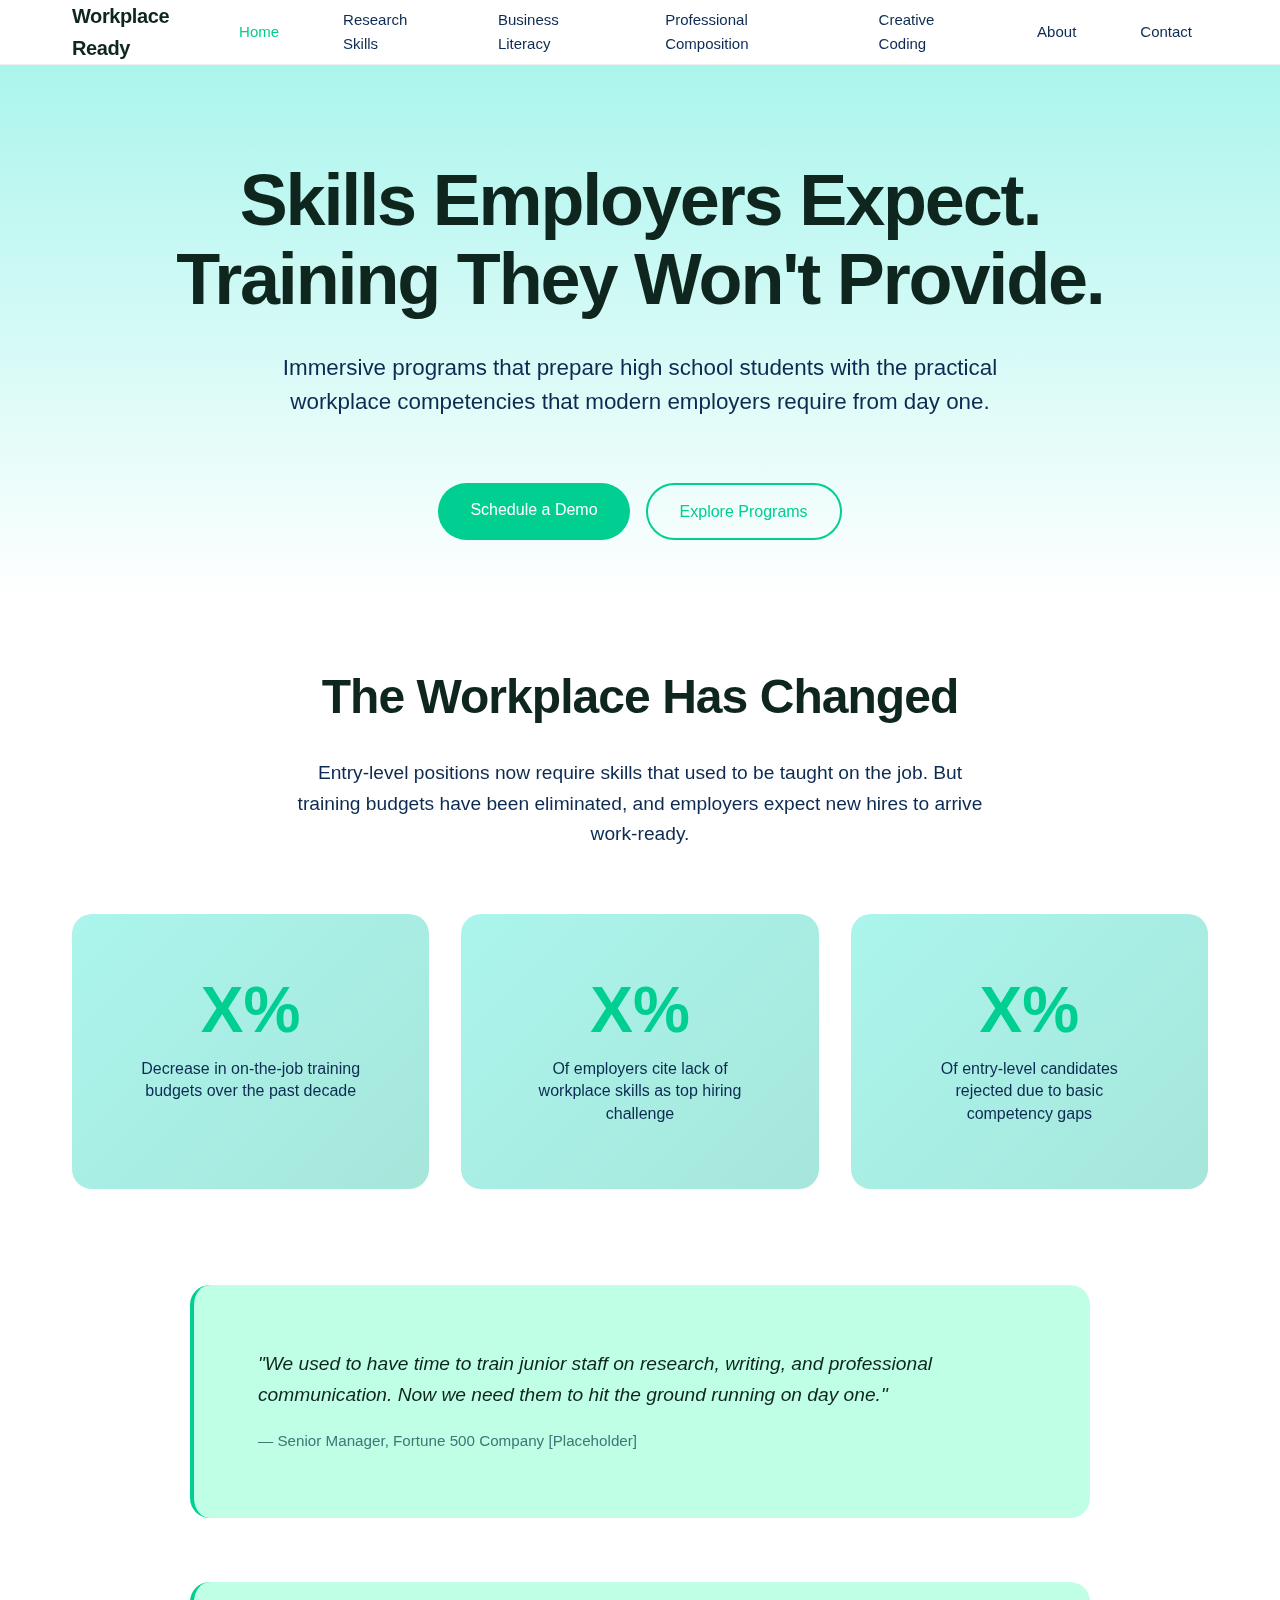
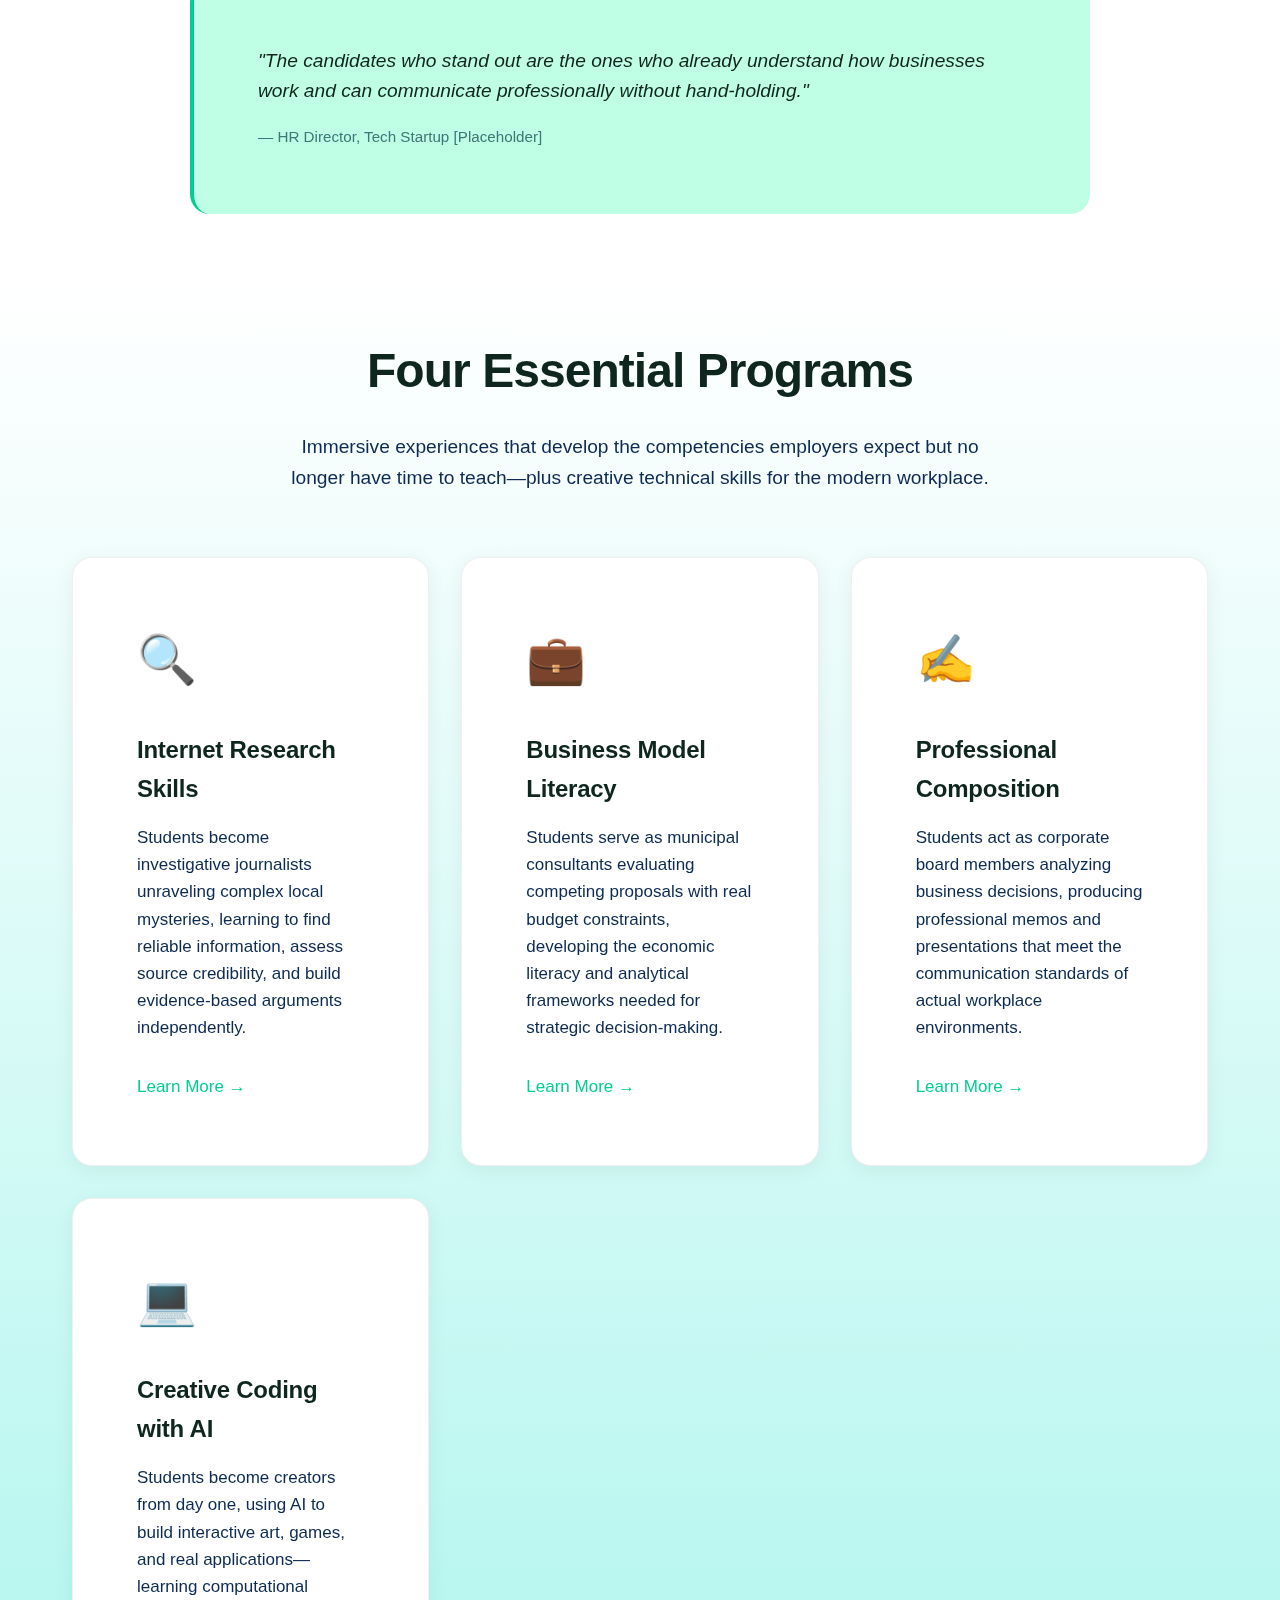
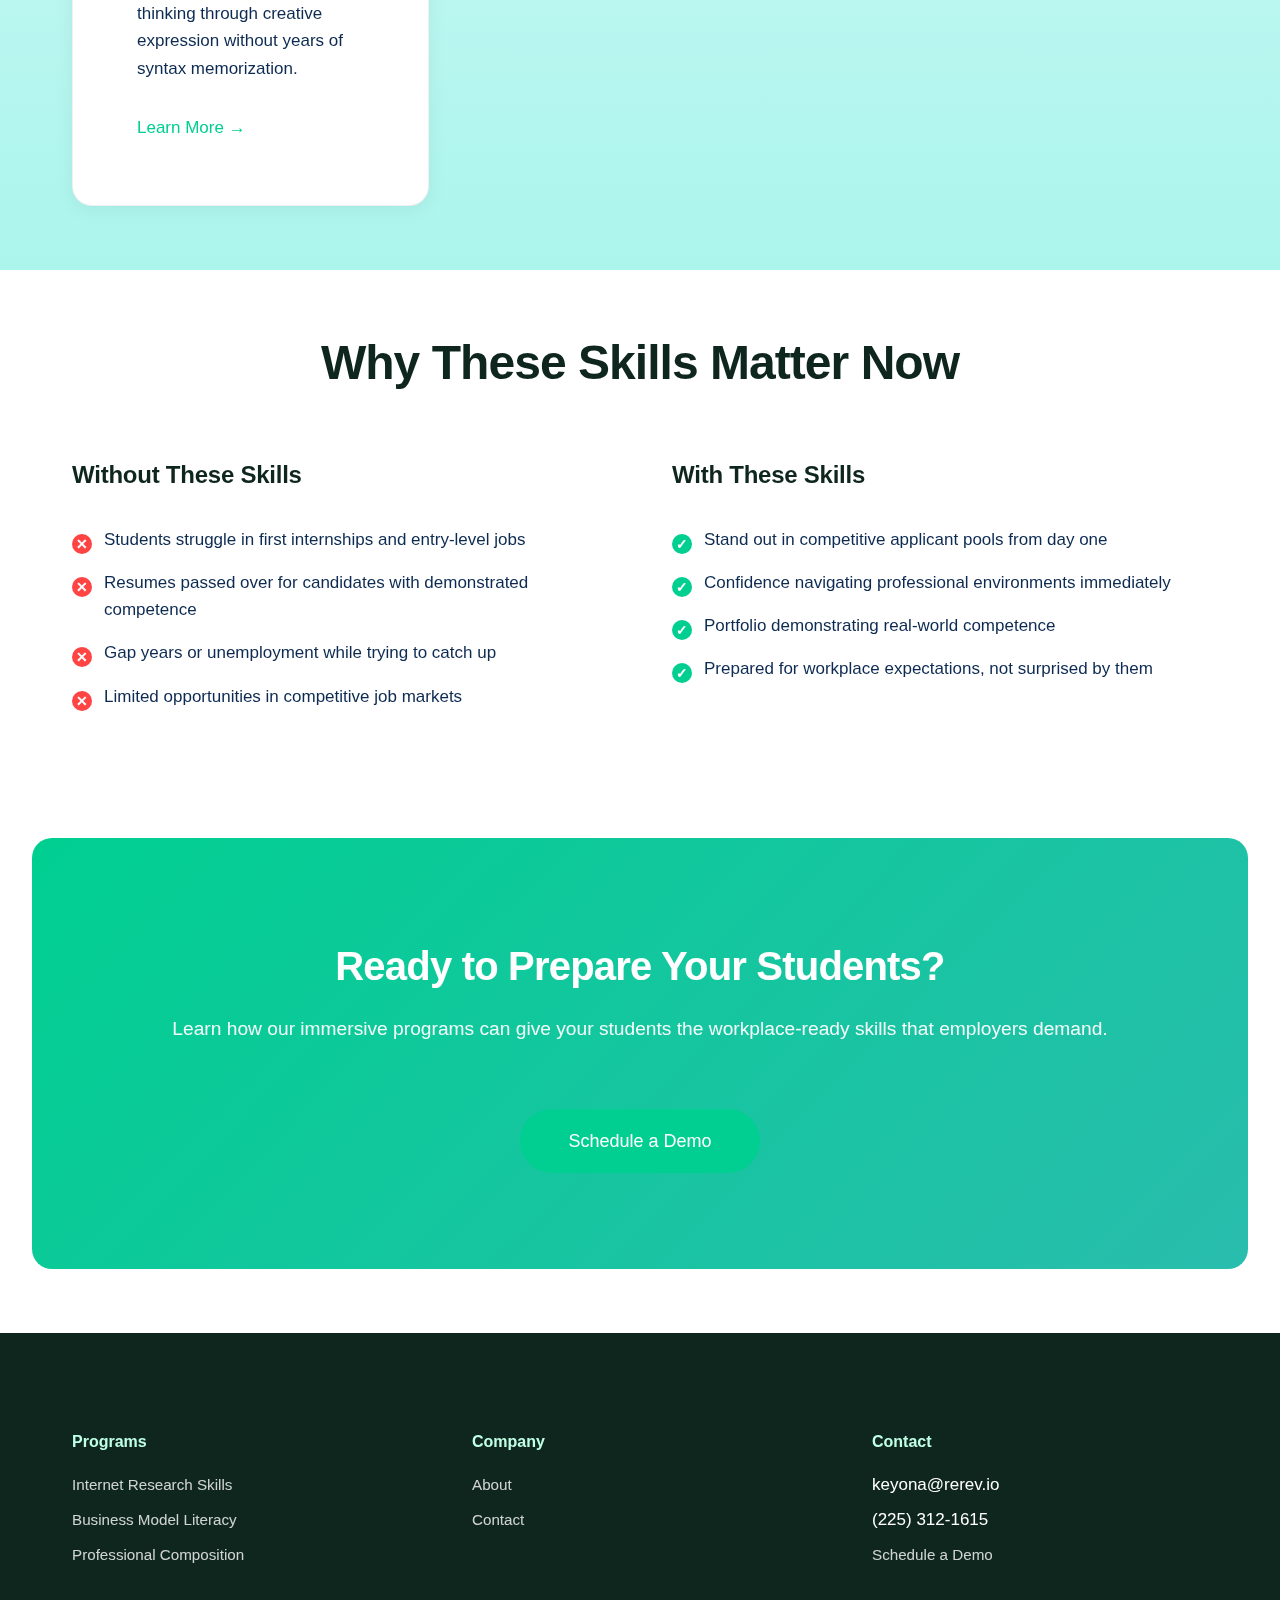
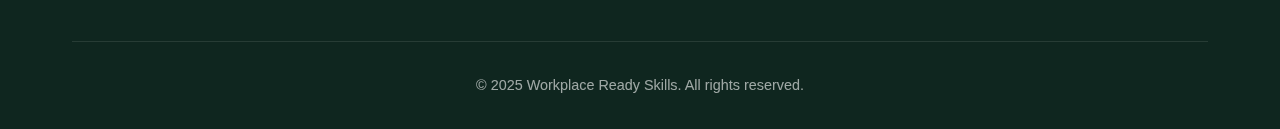
<file: index-backup.html>
<!DOCTYPE html>
<html lang="en">
<head>
    <meta charset="UTF-8">
    <meta name="viewport" content="width=device-width, initial-scale=1.0">
    <title>Workplace Ready Skills | Preparing Students for Modern Careers</title>
    <link rel="stylesheet" href="styles.css">
</head>
<body>
    <!-- Sticky Navigation -->
    <nav class="nav-bar">
        <div class="nav-container">
            <div class="logo">Workplace Ready</div>
            <div class="nav-links">
                <a href="index.html" class="active">Home</a>
                <a href="research-skills.html">Research Skills</a>
                <a href="business-literacy.html">Business Literacy</a>
                <a href="professional-composition.html">Professional Composition</a>
                <a href="creative-coding.html">Creative Coding</a>
                <a href="about.html">About</a>
                <a href="contact.html">Contact</a>
            </div>
            <div class="mobile-menu-toggle">
                <span></span>
                <span></span>
                <span></span>
            </div>
        </div>
    </nav>

    <!-- Hero Section -->
    <section class="hero">
        <div class="container">
            <h1 class="hero-title">Skills Employers Expect.<br>Training They Won't Provide.</h1>
            <p class="hero-subtitle">Immersive programs that prepare high school students with the practical workplace competencies that modern employers require from day one.</p>
            <div class="cta-buttons">
                <a href="contact.html" class="btn-primary">Schedule a Demo</a>
                <a href="#programs" class="btn-secondary">Explore Programs</a>
            </div>
        </div>
    </section>

    <!-- The Problem Section -->
    <section class="problem-section">
        <div class="container">
            <h2 class="section-title">The Workplace Has Changed</h2>
            <p class="section-intro">Entry-level positions now require skills that used to be taught on the job. But training budgets have been eliminated, and employers expect new hires to arrive work-ready.</p>
            
            <div class="stats-grid">
                <div class="stat-card">
                    <div class="stat-number">X%</div>
                    <div class="stat-label">Decrease in on-the-job training budgets over the past decade</div>
                </div>
                <div class="stat-card">
                    <div class="stat-number">X%</div>
                    <div class="stat-label">Of employers cite lack of workplace skills as top hiring challenge</div>
                </div>
                <div class="stat-card">
                    <div class="stat-number">X%</div>
                    <div class="stat-label">Of entry-level candidates rejected due to basic competency gaps</div>
                </div>
            </div>

            <div class="quote-section">
                <blockquote class="executive-quote">
                    <p>"We used to have time to train junior staff on research, writing, and professional communication. Now we need them to hit the ground running on day one."</p>
                    <cite>— Senior Manager, Fortune 500 Company [Placeholder]</cite>
                </blockquote>
                <blockquote class="executive-quote">
                    <p>"The candidates who stand out are the ones who already understand how businesses work and can communicate professionally without hand-holding."</p>
                    <cite>— HR Director, Tech Startup [Placeholder]</cite>
                </blockquote>
            </div>
        </div>
    </section>

    <!-- Programs Overview -->
    <section id="programs" class="programs-overview">
        <div class="container">
            <h2 class="section-title">Four Essential Programs</h2>
            <p class="section-intro">Immersive experiences that develop the competencies employers expect but no longer have time to teach—plus creative technical skills for the modern workplace.</p>

            <div class="programs-grid">
                <div class="program-card">
                    <div class="program-icon">🔍</div>
                    <h3>Internet Research Skills</h3>
                    <p>Students become investigative journalists unraveling complex local mysteries, learning to find reliable information, assess source credibility, and build evidence-based arguments independently.</p>
                    <a href="research-skills.html" class="card-link">Learn More →</a>
                </div>

                <div class="program-card">
                    <div class="program-icon">💼</div>
                    <h3>Business Model Literacy</h3>
                    <p>Students serve as municipal consultants evaluating competing proposals with real budget constraints, developing the economic literacy and analytical frameworks needed for strategic decision-making.</p>
                    <a href="business-literacy.html" class="card-link">Learn More →</a>
                </div>

                <div class="program-card">
                    <div class="program-icon">✍️</div>
                    <h3>Professional Composition</h3>
                    <p>Students act as corporate board members analyzing business decisions, producing professional memos and presentations that meet the communication standards of actual workplace environments.</p>
                    <a href="professional-composition.html" class="card-link">Learn More →</a>
                </div>

                <div class="program-card">
                    <div class="program-icon">💻</div>
                    <h3>Creative Coding with AI</h3>
                    <p>Students become creators from day one, using AI to build interactive art, games, and real applications—learning computational thinking through creative expression without years of syntax memorization.</p>
                    <a href="creative-coding.html" class="card-link">Learn More →</a>
                </div>
            </div>
        </div>
    </section>

    <!-- Why Now Section -->
    <section class="why-now">
        <div class="container">
            <h2 class="section-title">Why These Skills Matter Now</h2>
            <div class="two-column">
                <div class="column">
                    <h3>Without These Skills</h3>
                    <ul class="skills-list negative">
                        <li>Students struggle in first internships and entry-level jobs</li>
                        <li>Resumes passed over for candidates with demonstrated competence</li>
                        <li>Gap years or unemployment while trying to catch up</li>
                        <li>Limited opportunities in competitive job markets</li>
                    </ul>
                </div>
                <div class="column">
                    <h3>With These Skills</h3>
                    <ul class="skills-list positive">
                        <li>Stand out in competitive applicant pools from day one</li>
                        <li>Confidence navigating professional environments immediately</li>
                        <li>Portfolio demonstrating real-world competence</li>
                        <li>Prepared for workplace expectations, not surprised by them</li>
                    </ul>
                </div>
            </div>
        </div>
    </section>

    <!-- CTA Section -->
    <section class="cta-section">
        <div class="container">
            <h2>Ready to Prepare Your Students?</h2>
            <p>Learn how our immersive programs can give your students the workplace-ready skills that employers demand.</p>
            <a href="contact.html" class="btn-primary-large">Schedule a Demo</a>
        </div>
    </section>

    <!-- Footer -->
    <footer class="footer">
        <div class="container">
            <div class="footer-grid">
                <div class="footer-column">
                    <h4>Programs</h4>
                    <ul>
                        <li><a href="research-skills.html">Internet Research Skills</a></li>
                        <li><a href="business-literacy.html">Business Model Literacy</a></li>
                        <li><a href="professional-composition.html">Professional Composition</a></li>
                    </ul>
                </div>
                <div class="footer-column">
                    <h4>Company</h4>
                    <ul>
                        <li><a href="about.html">About</a></li>
                        <li><a href="contact.html">Contact</a></li>
                    </ul>
                </div>
                <div class="footer-column">
                    <h4>Contact</h4>
                    <ul>
                        <li>keyona@rerev.io</li>
                        <li>(225) 312-1615</li>
                        <li><a href="contact.html">Schedule a Demo</a></li>
                    </ul>
                </div>
            </div>
            <div class="footer-bottom">
                <p>© 2025 Workplace Ready Skills. All rights reserved.</p>
            </div>
        </div>
    </footer>

    <script src="script.js"></script>
</body>
</html>
</file>
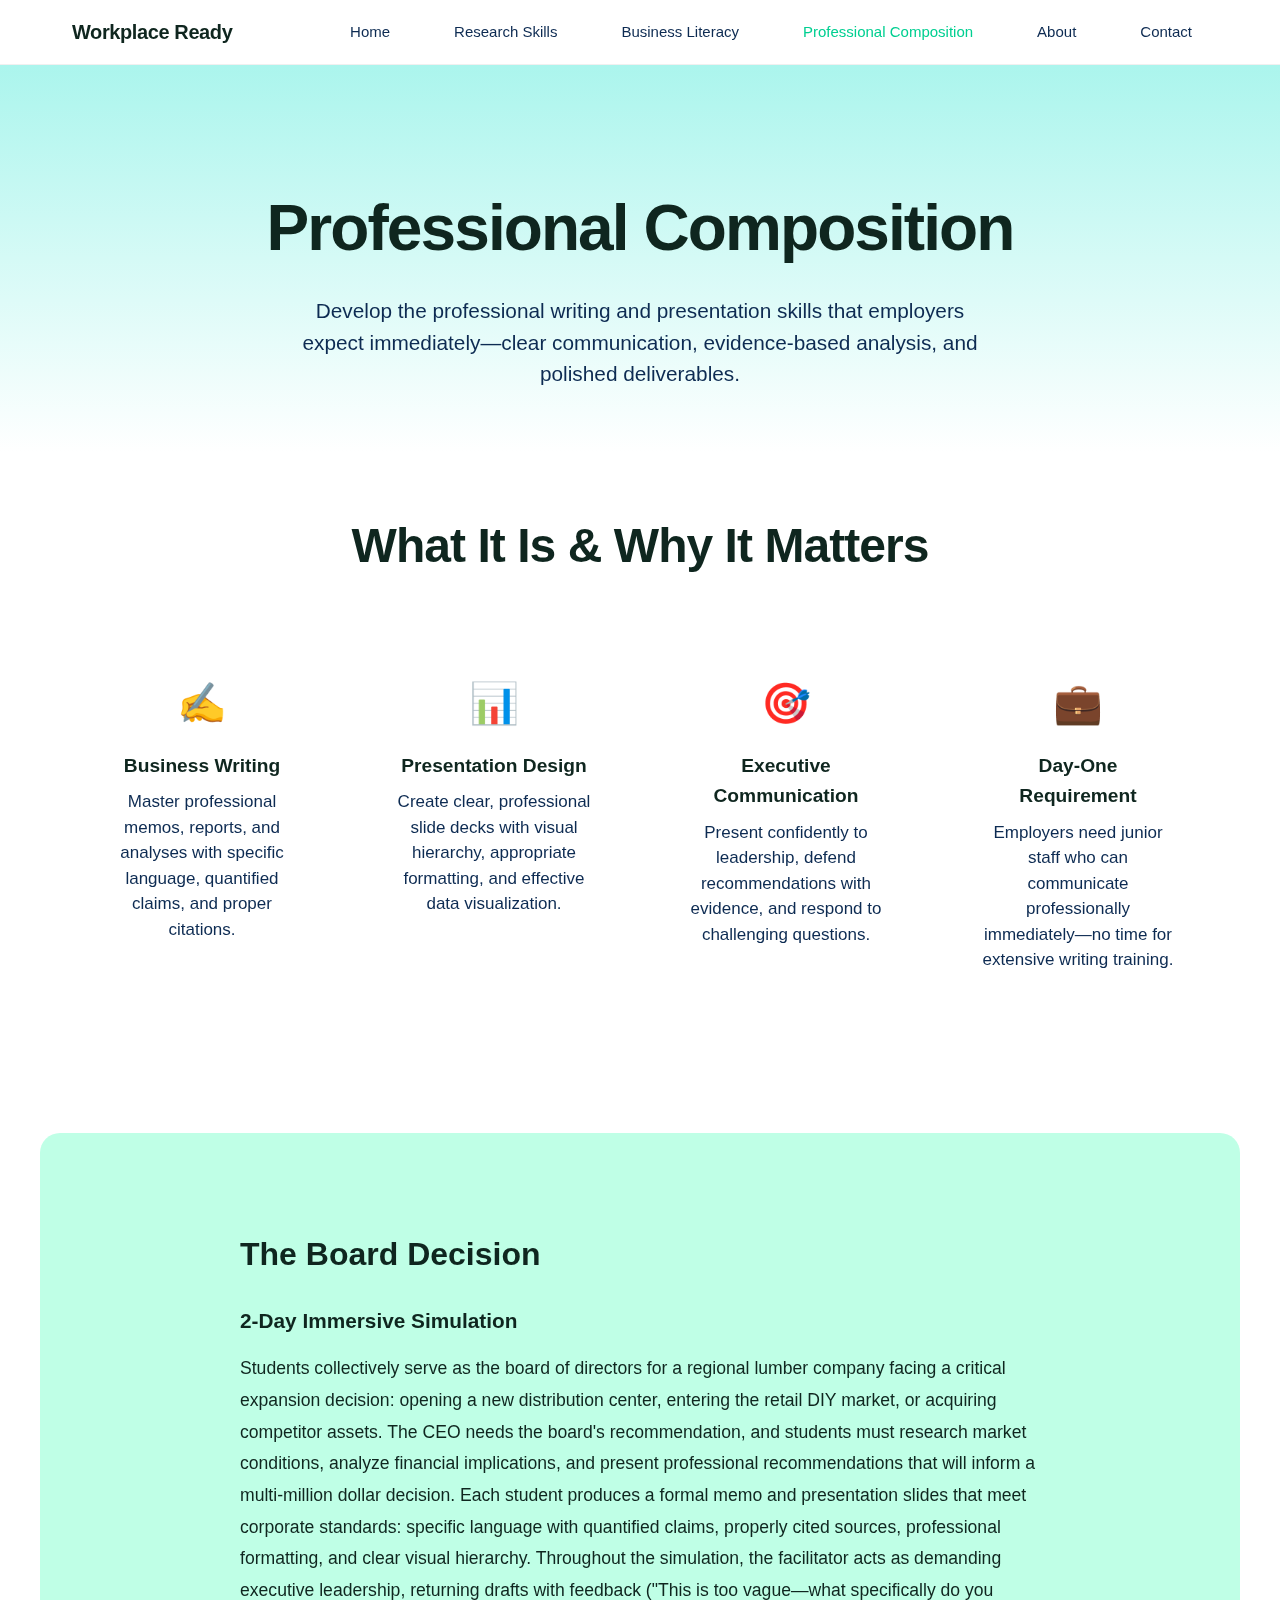
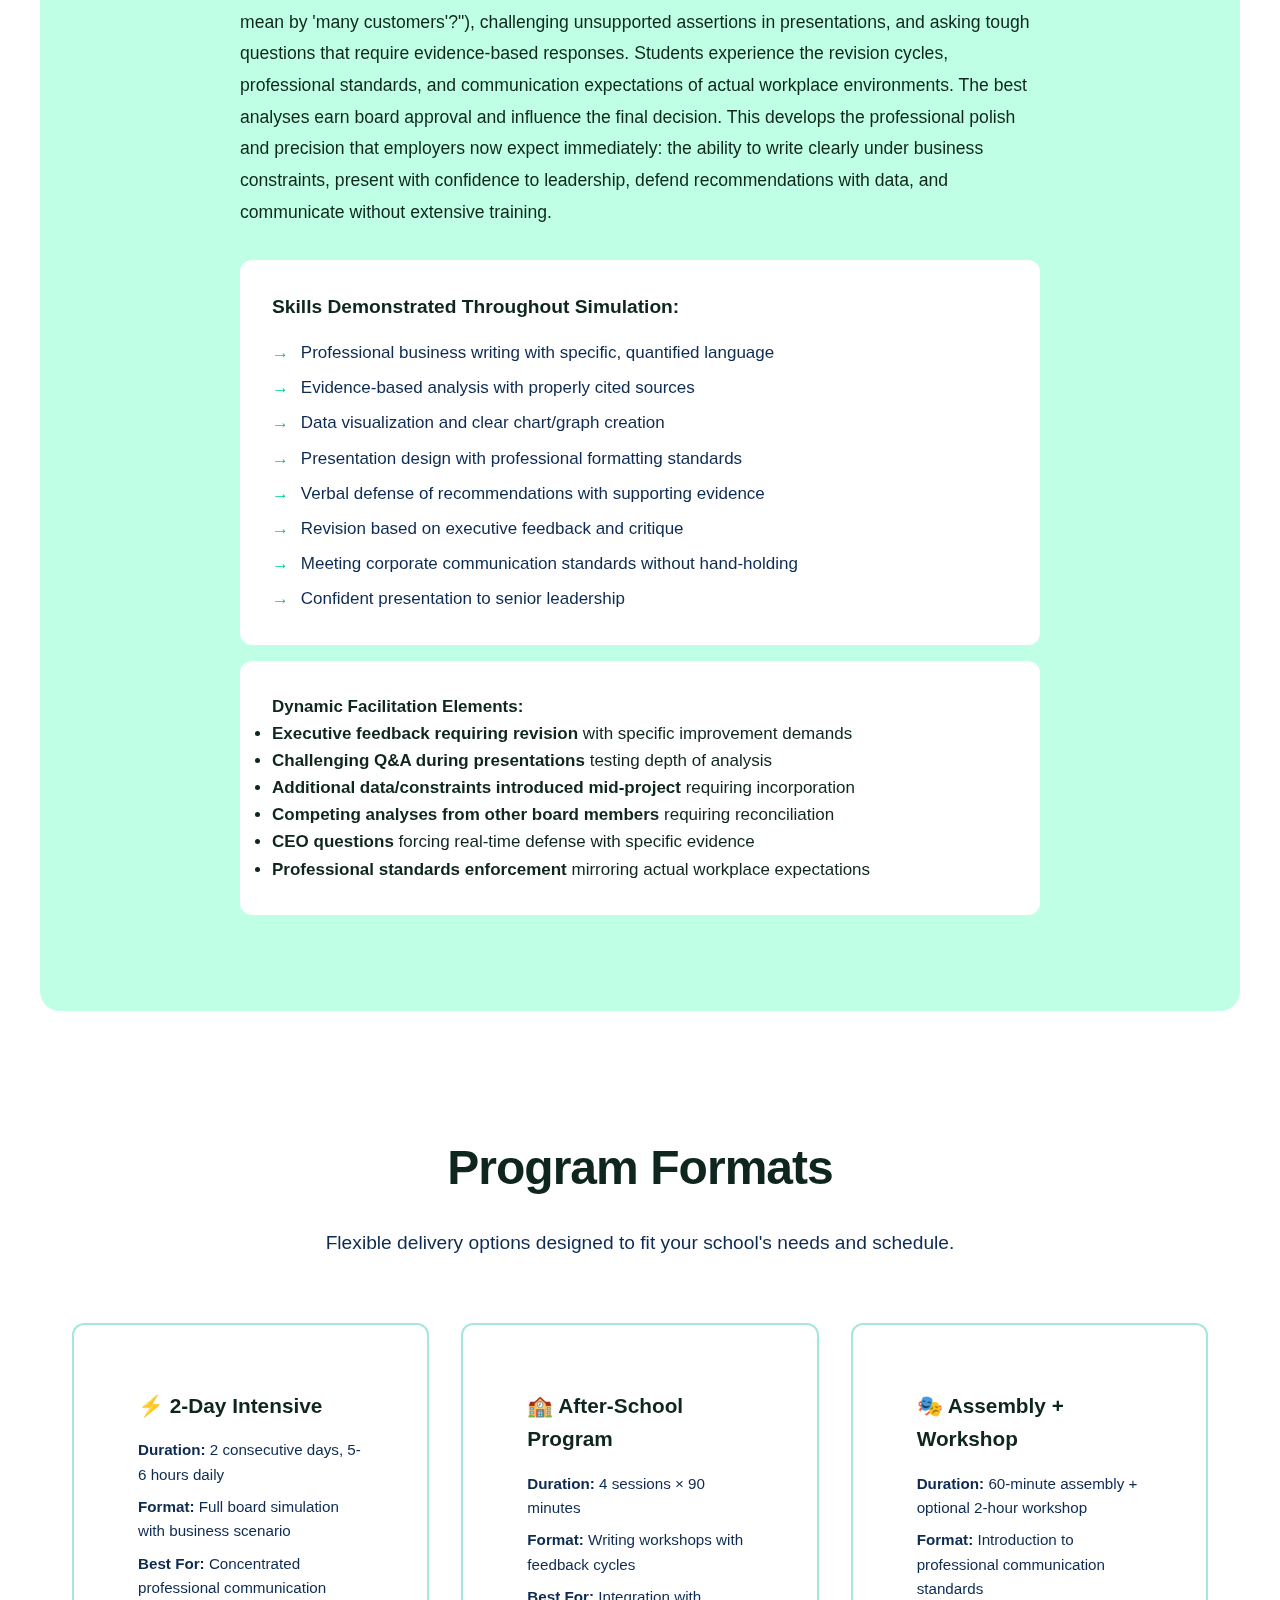
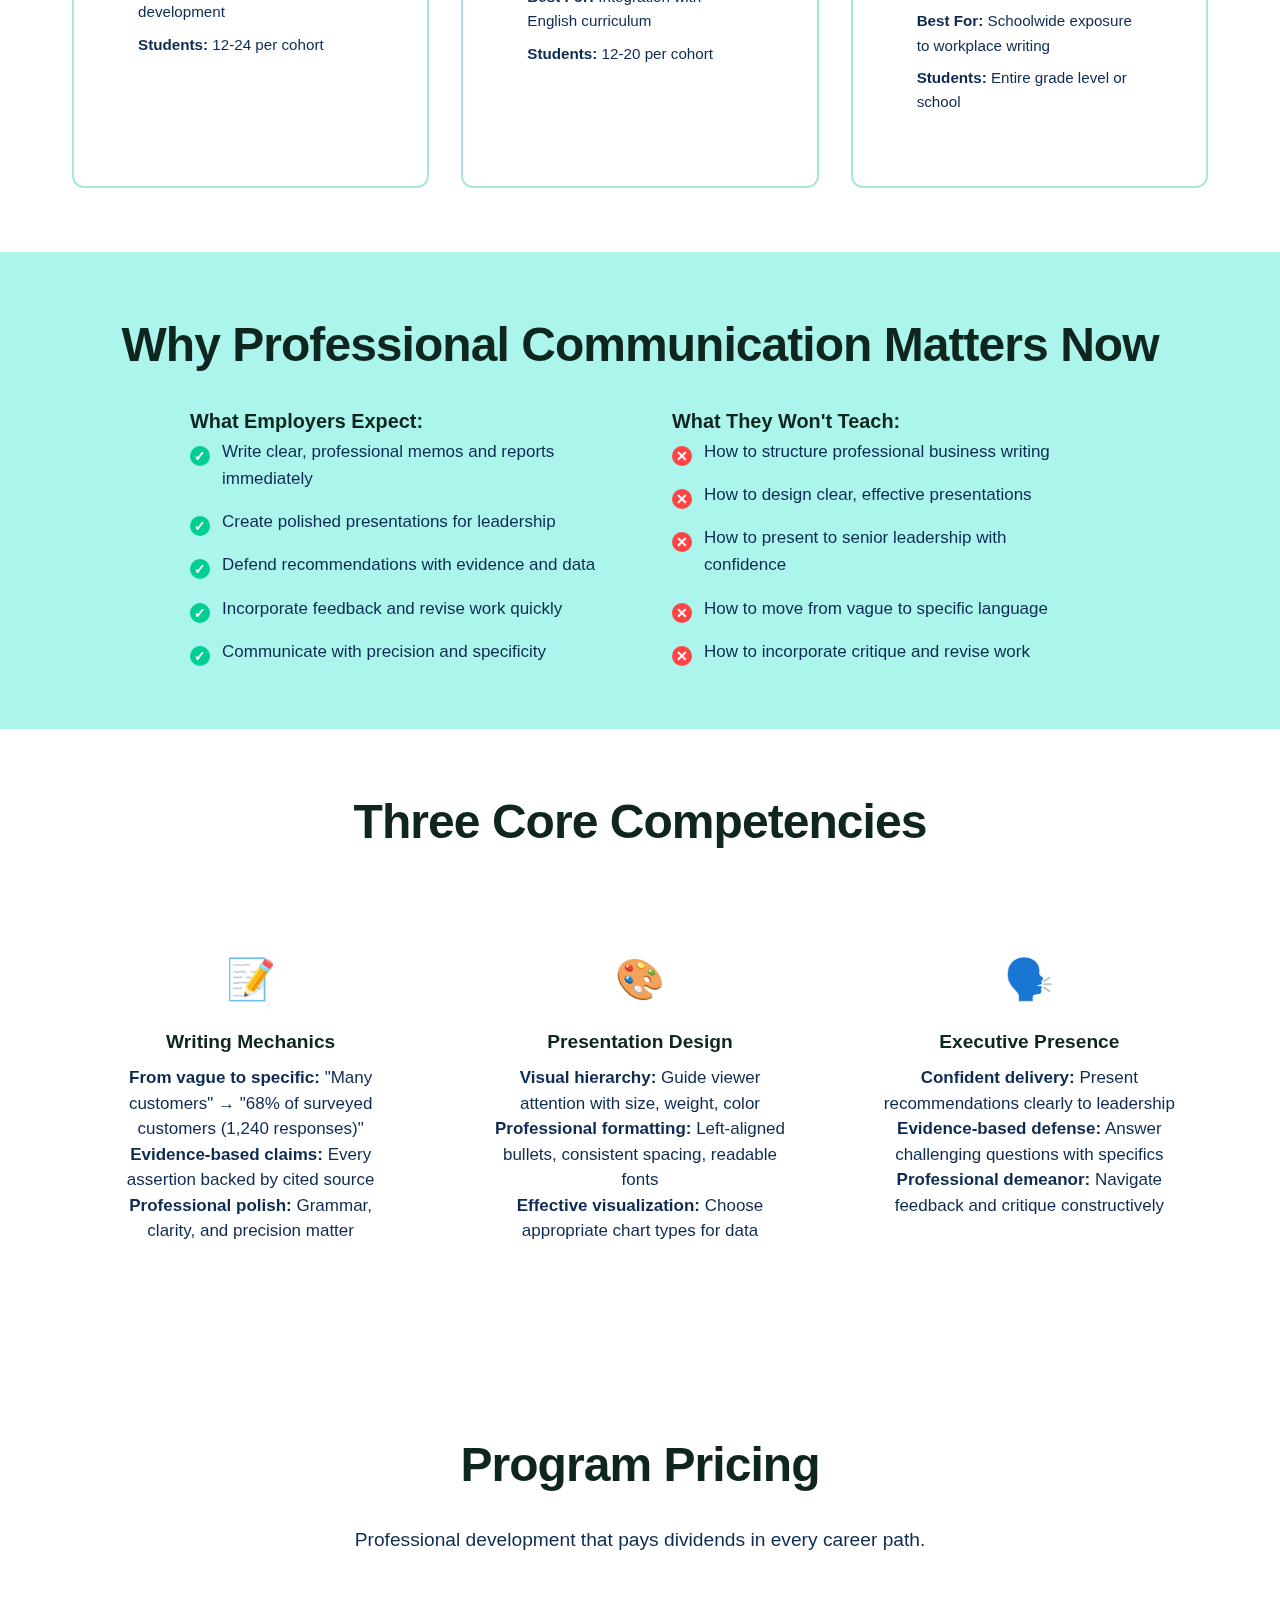
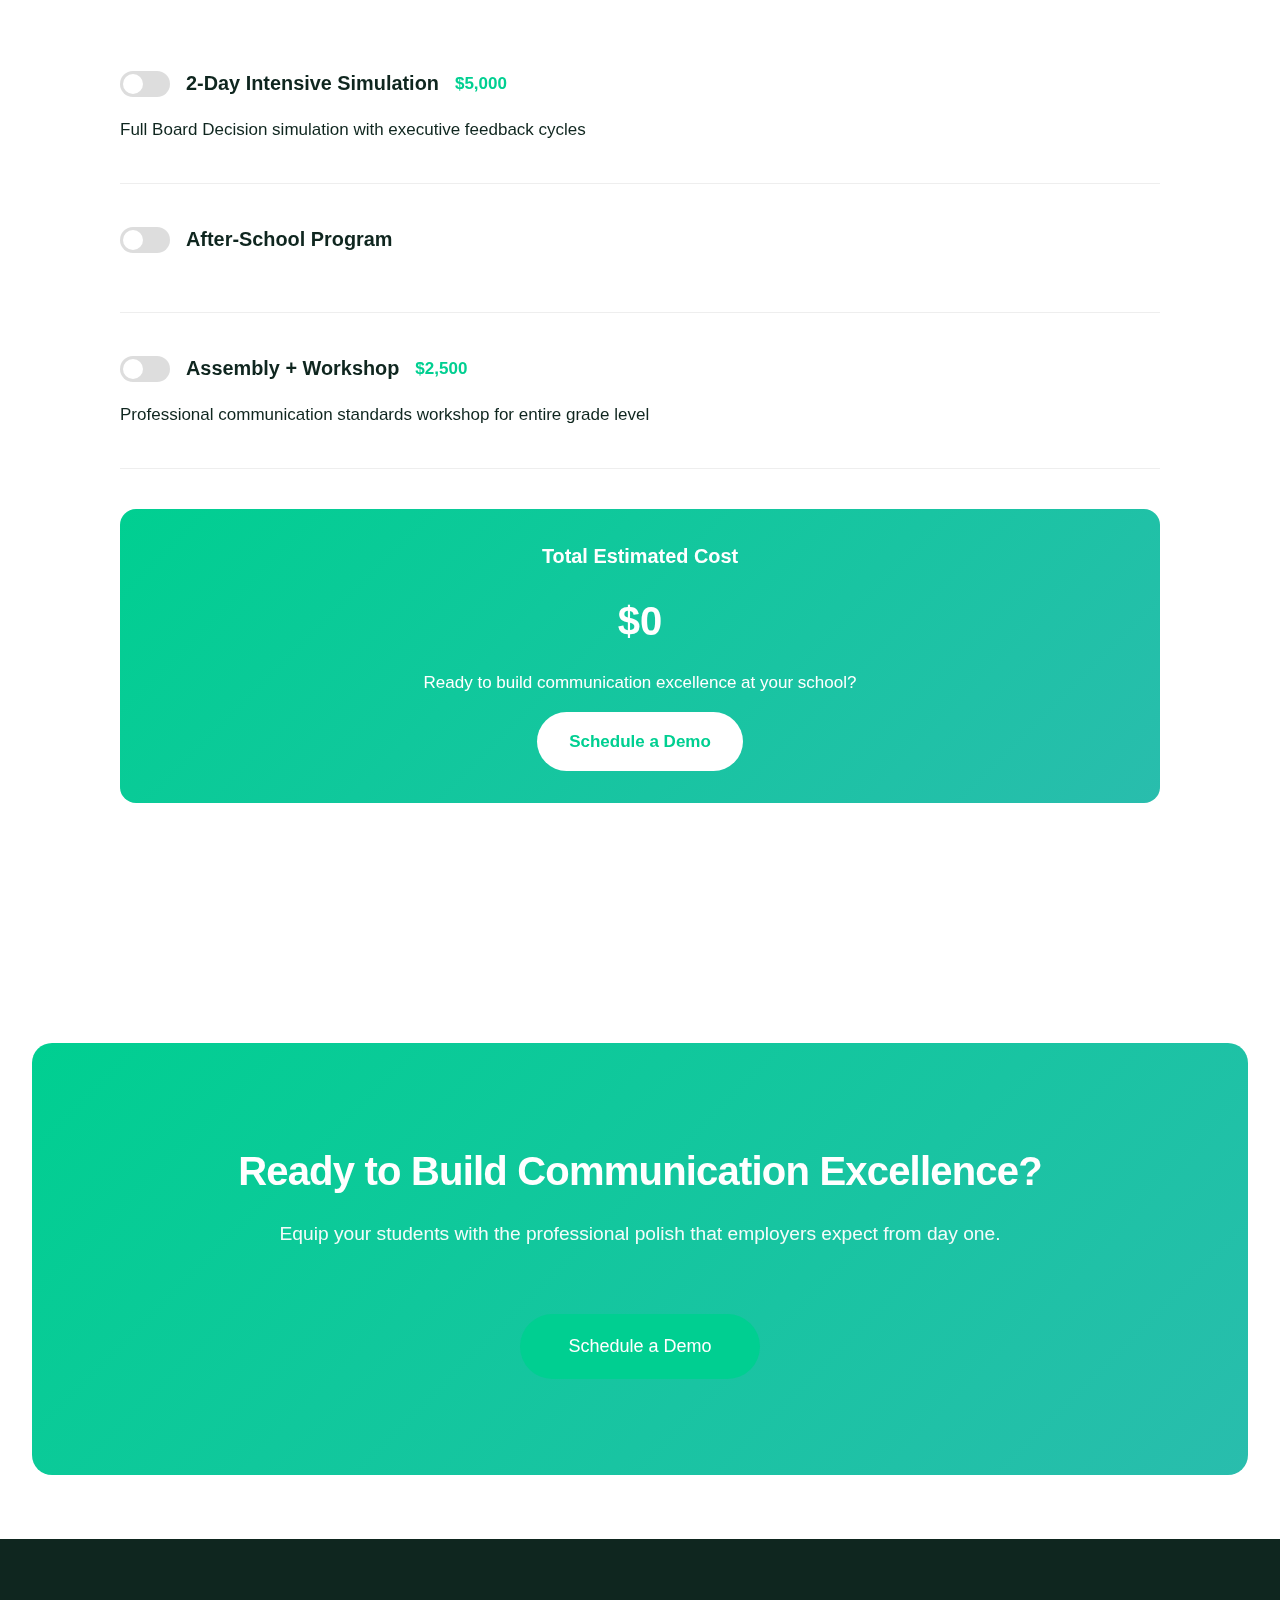
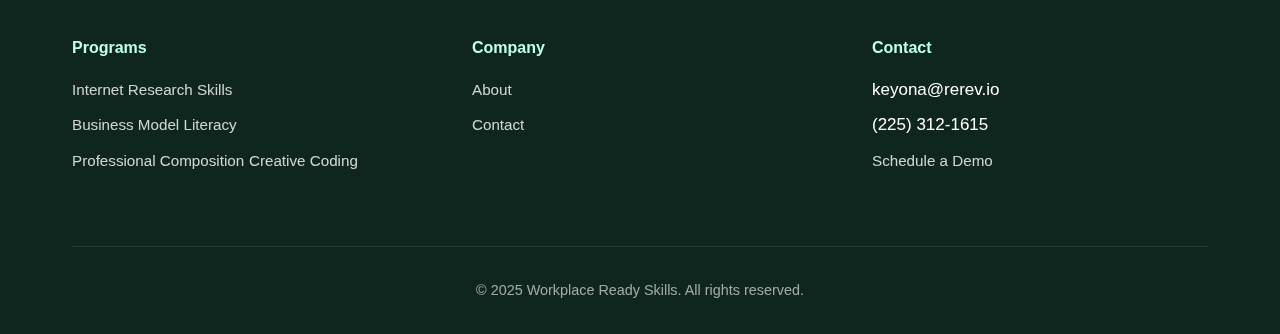
<file: professional-composition.html>
<!DOCTYPE html>
<html lang="en">
<head>
    <meta charset="UTF-8">
    <meta name="viewport" content="width=device-width, initial-scale=1.0">
    <title>Professional Composition | Workplace Ready Skills</title>
    <link rel="stylesheet" href="styles.css">
</head>
<body>
    <!-- Sticky Navigation -->
    <nav class="nav-bar">
        <div class="nav-container">
            <div class="logo">Workplace Ready</div>
            <div class="nav-links">
                <a href="index.html">Home</a>
                <a href="research-skills.html">Research Skills</a>
                <a href="business-literacy.html">Business Literacy</a>
                <a href="professional-composition.html" class="active">Professional Composition</a>
                <a href="about.html">About</a>
                <a href="contact.html">Contact</a>
            </div>
            <div class="mobile-menu-toggle">
                <span></span>
                <span></span>
                <span></span>
            </div>
        </div>
    </nav>

    <!-- Program Hero -->
    <section class="program-hero">
        <div class="container">
            <h1 class="program-hero-title">Professional Composition</h1>
            <p class="program-hero-subtitle">Develop the professional writing and presentation skills that employers expect immediately—clear communication, evidence-based analysis, and polished deliverables.</p>
        </div>
    </section>

    <!-- What & Why Section -->
    <section>
        <div class="container">
            <h2 class="section-title">What It Is & Why It Matters</h2>
            <div class="feature-grid">
                <div class="feature-item">
                    <div class="feature-icon">✍️</div>
                    <h3>Business Writing</h3>
                    <p>Master professional memos, reports, and analyses with specific language, quantified claims, and proper citations.</p>
                </div>
                <div class="feature-item">
                    <div class="feature-icon">📊</div>
                    <h3>Presentation Design</h3>
                    <p>Create clear, professional slide decks with visual hierarchy, appropriate formatting, and effective data visualization.</p>
                </div>
                <div class="feature-item">
                    <div class="feature-icon">🎯</div>
                    <h3>Executive Communication</h3>
                    <p>Present confidently to leadership, defend recommendations with evidence, and respond to challenging questions.</p>
                </div>
                <div class="feature-item">
                    <div class="feature-icon">💼</div>
                    <h3>Day-One Requirement</h3>
                    <p>Employers need junior staff who can communicate professionally immediately—no time for extensive writing training.</p>
                </div>
            </div>
        </div>
    </section>

    <!-- The Simulation -->
    <section class="simulation-section">
        <div class="simulation-content">
            <h2 style="margin-bottom: 1.5rem; font-size: 2rem; font-weight: 700; color: var(--text-dark);">The Board Decision</h2>
            <h3 style="margin-bottom: 1rem; font-size: 1.3rem; font-weight: 600; color: var(--text-dark);">2-Day Immersive Simulation</h3>
            
            <p>Students collectively serve as the board of directors for a regional lumber company facing a critical expansion decision: opening a new distribution center, entering the retail DIY market, or acquiring competitor assets. The CEO needs the board's recommendation, and students must research market conditions, analyze financial implications, and present professional recommendations that will inform a multi-million dollar decision. Each student produces a formal memo and presentation slides that meet corporate standards: specific language with quantified claims, properly cited sources, professional formatting, and clear visual hierarchy. Throughout the simulation, the facilitator acts as demanding executive leadership, returning drafts with feedback ("This is too vague—what specifically do you mean by 'many customers'?"), challenging unsupported assertions in presentations, and asking tough questions that require evidence-based responses. Students experience the revision cycles, professional standards, and communication expectations of actual workplace environments. The best analyses earn board approval and influence the final decision. This develops the professional polish and precision that employers now expect immediately: the ability to write clearly under business constraints, present with confidence to leadership, defend recommendations with data, and communicate without extensive training.</p>

            <div class="skills-showcase">
                <h4>Skills Demonstrated Throughout Simulation:</h4>
                <ul>
                    <li>Professional business writing with specific, quantified language</li>
                    <li>Evidence-based analysis with properly cited sources</li>
                    <li>Data visualization and clear chart/graph creation</li>
                    <li>Presentation design with professional formatting standards</li>
                    <li>Verbal defense of recommendations with supporting evidence</li>
                    <li>Revision based on executive feedback and critique</li>
                    <li>Meeting corporate communication standards without hand-holding</li>
                    <li>Confident presentation to senior leadership</li>
                </ul>
            </div>

            <div class="dynamic-elements">
                <h4>Dynamic Facilitation Elements:</h4>
                <ul>
                    <li><strong>Executive feedback requiring revision</strong> with specific improvement demands</li>
                    <li><strong>Challenging Q&A during presentations</strong> testing depth of analysis</li>
                    <li><strong>Additional data/constraints introduced mid-project</strong> requiring incorporation</li>
                    <li><strong>Competing analyses from other board members</strong> requiring reconciliation</li>
                    <li><strong>CEO questions</strong> forcing real-time defense with specific evidence</li>
                    <li><strong>Professional standards enforcement</strong> mirroring actual workplace expectations</li>
                </ul>
            </div>
        </div>
    </section>

    <!-- Program Formats -->
    <section>
        <div class="container">
            <h2 class="section-title">Program Formats</h2>
            <p class="section-intro">Flexible delivery options designed to fit your school's needs and schedule.</p>
            
            <div class="format-options">
                <div class="format-card">
                    <h3>⚡ 2-Day Intensive</h3>
                    <p class="format-detail"><strong>Duration:</strong> 2 consecutive days, 5-6 hours daily</p>
                    <p class="format-detail"><strong>Format:</strong> Full board simulation with business scenario</p>
                    <p class="format-detail"><strong>Best For:</strong> Concentrated professional communication development</p>
                    <p class="format-detail"><strong>Students:</strong> 12-24 per cohort</p>
                </div>

                <div class="format-card">
                    <h3>🏫 After-School Program</h3>
                    <p class="format-detail"><strong>Duration:</strong> 4 sessions × 90 minutes</p>
                    <p class="format-detail"><strong>Format:</strong> Writing workshops with feedback cycles</p>
                    <p class="format-detail"><strong>Best For:</strong> Integration with English curriculum</p>
                    <p class="format-detail"><strong>Students:</strong> 12-20 per cohort</p>
                </div>

                <div class="format-card">
                    <h3>🎭 Assembly + Workshop</h3>
                    <p class="format-detail"><strong>Duration:</strong> 60-minute assembly + optional 2-hour workshop</p>
                    <p class="format-detail"><strong>Format:</strong> Introduction to professional communication standards</p>
                    <p class="format-detail"><strong>Best For:</strong> Schoolwide exposure to workplace writing</p>
                    <p class="format-detail"><strong>Students:</strong> Entire grade level or school</p>
                </div>
            </div>
        </div>
    </section>

    <!-- Why This Matters Now -->
    <section style="background: var(--bg-lighter);">
        <div class="container">
            <h2 class="section-title">Why Professional Communication Matters Now</h2>
            <div class="two-column" style="max-width: 900px; margin: 2rem auto 0;">
                <div>
                    <h3>What Employers Expect:</h3>
                    <ul class="skills-list positive">
                        <li>Write clear, professional memos and reports immediately</li>
                        <li>Create polished presentations for leadership</li>
                        <li>Defend recommendations with evidence and data</li>
                        <li>Incorporate feedback and revise work quickly</li>
                        <li>Communicate with precision and specificity</li>
                    </ul>
                </div>
                <div>
                    <h3>What They Won't Teach:</h3>
                    <ul class="skills-list negative">
                        <li>How to structure professional business writing</li>
                        <li>How to design clear, effective presentations</li>
                        <li>How to present to senior leadership with confidence</li>
                        <li>How to move from vague to specific language</li>
                        <li>How to incorporate critique and revise work</li>
                    </ul>
                </div>
            </div>
        </div>
    </section>

    <!-- Skills Breakdown -->
    <section>
        <div class="container">
            <h2 class="section-title">Three Core Competencies</h2>
            
            <div class="feature-grid">
                <div class="feature-item">
                    <div class="feature-icon">📝</div>
                    <h3>Writing Mechanics</h3>
                    <p><strong>From vague to specific:</strong> "Many customers" → "68% of surveyed customers (1,240 responses)"</p>
                    <p><strong>Evidence-based claims:</strong> Every assertion backed by cited source</p>
                    <p><strong>Professional polish:</strong> Grammar, clarity, and precision matter</p>
                </div>

                <div class="feature-item">
                    <div class="feature-icon">🎨</div>
                    <h3>Presentation Design</h3>
                    <p><strong>Visual hierarchy:</strong> Guide viewer attention with size, weight, color</p>
                    <p><strong>Professional formatting:</strong> Left-aligned bullets, consistent spacing, readable fonts</p>
                    <p><strong>Effective visualization:</strong> Choose appropriate chart types for data</p>
                </div>

                <div class="feature-item">
                    <div class="feature-icon">🗣️</div>
                    <h3>Executive Presence</h3>
                    <p><strong>Confident delivery:</strong> Present recommendations clearly to leadership</p>
                    <p><strong>Evidence-based defense:</strong> Answer challenging questions with specifics</p>
                    <p><strong>Professional demeanor:</strong> Navigate feedback and critique constructively</p>
                </div>
            </div>
        </div>
    </section>

    <!-- Pricing Calculator -->
    <section style="padding: var(--spacing-xl) 0;">
        <div class="container">
            <h2 class="section-title">Program Pricing</h2>
            <p class="section-intro">Professional development that pays dividends in every career path.</p>
            
            <div class="calculator">
                <!-- 2-Day Intensive -->
                <div class="calculator-section">
                    <div class="program-toggle">
                        <div class="toggle-switch" id="intensive-toggle-comp"></div>
                        <h3>2-Day Intensive Simulation</h3>
                        <span class="slider-value">$5,000</span>
                    </div>
                    <p>Full Board Decision simulation with executive feedback cycles</p>
                </div>

                <!-- After-School Program -->
                <div class="calculator-section">
                    <div class="program-toggle">
                        <div class="toggle-switch" id="afterschool-toggle-comp"></div>
                        <h3>After-School Program</h3>
                    </div>
                    
                    <div id="afterschool-options-comp" style="display: none;">
                        <div class="slider-container">
                            <div class="slider-header">
                                <label>Number of sessions:</label>
                                <span class="slider-value" id="sessions-value-comp">4 sessions</span>
                            </div>
                            <input type="range" min="4" max="8" value="4" class="slider" id="sessions-slider-comp">
                            <small>$750 per 90-minute session with feedback cycles</small>
                        </div>

                        <div class="price-breakdown" id="afterschool-breakdown-comp">
                            <div class="price-line">
                                <span>4 sessions @ $750:</span>
                                <span>$3,000</span>
                            </div>
                            <div class="price-line">
                                <span>Total:</span>
                                <span>$3,000</span>
                            </div>
                        </div>
                    </div>
                </div>

                <!-- Assembly Workshop -->
                <div class="calculator-section">
                    <div class="program-toggle">
                        <div class="toggle-switch" id="assembly-toggle-comp"></div>
                        <h3>Assembly + Workshop</h3>
                        <span class="slider-value">$2,500</span>
                    </div>
                    <p>Professional communication standards workshop for entire grade level</p>
                </div>

                <!-- Total -->
                <div class="total-section">
                    <h3>Total Estimated Cost</h3>
                    <div class="total-price" id="total-price-comp">$0</div>
                    <p>Ready to build communication excellence at your school?</p>
                    <a href="contact.html" style="display: inline-block; background: white; color: var(--peacock-blue); padding: 1rem 2rem; border-radius: 30px; text-decoration: none; font-weight: 600; margin-top: 1rem;">Schedule a Demo</a>
                </div>
            </div>
        </div>
    </section>

    <script>
    // Professional Composition Calculator
    (function() {
        const intensiveToggle = document.getElementById('intensive-toggle-comp');
        const afterschoolToggle = document.getElementById('afterschool-toggle-comp');
        const assemblyToggle = document.getElementById('assembly-toggle-comp');
        const afterschoolOptions = document.getElementById('afterschool-options-comp');
        const sessionsSlider = document.getElementById('sessions-slider-comp');
        const sessionsValue = document.getElementById('sessions-value-comp');
        const afterschoolBreakdown = document.getElementById('afterschool-breakdown-comp');
        const totalPrice = document.getElementById('total-price-comp');

        if (!intensiveToggle) return;

        let intensiveActive = false;
        let afterschoolActive = false;
        let assemblyActive = false;

        intensiveToggle.addEventListener('click', () => {
            intensiveActive = !intensiveActive;
            intensiveToggle.classList.toggle('active', intensiveActive);
            calculateTotal();
        });

        afterschoolToggle.addEventListener('click', () => {
            afterschoolActive = !afterschoolActive;
            afterschoolToggle.classList.toggle('active', afterschoolActive);
            afterschoolOptions.style.display = afterschoolActive ? 'block' : 'none';
            calculateTotal();
        });

        assemblyToggle.addEventListener('click', () => {
            assemblyActive = !assemblyActive;
            assemblyToggle.classList.toggle('active', assemblyActive);
            calculateTotal();
        });

        sessionsSlider.addEventListener('input', () => {
            const sessions = parseInt(sessionsSlider.value);
            sessionsValue.textContent = `${sessions} sessions`;
            calculateTotal();
        });

        function calculateTotal() {
            let total = 0;

            if (intensiveActive) total += 5000;
            if (assemblyActive) total += 2500;

            if (afterschoolActive) {
                const sessions = parseInt(sessionsSlider.value);
                const afterschoolTotal = sessions * 750;
                total += afterschoolTotal;

                afterschoolBreakdown.innerHTML = `
                    <div class="price-line">
                        <span>${sessions} sessions @ $750:</span>
                        <span>$${afterschoolTotal.toLocaleString()}</span>
                    </div>
                    <div class="price-line">
                        <span>Total:</span>
                        <span>$${afterschoolTotal.toLocaleString()}</span>
                    </div>
                `;
            }

            totalPrice.textContent = `$${total.toLocaleString()}`;
        }
    })();
    </script>

    <!-- CTA Section -->
    <section class="cta-section">
        <div class="container">
            <h2>Ready to Build Communication Excellence?</h2>
            <p>Equip your students with the professional polish that employers expect from day one.</p>
            <a href="contact.html" class="btn-primary-large">Schedule a Demo</a>
        </div>
    </section>

    <!-- Footer -->
    <footer class="footer">
        <div class="container">
            <div class="footer-grid">
                <div class="footer-column">
                    <h4>Programs</h4>
                    <ul>
                        <li><a href="research-skills.html">Internet Research Skills</a></li>
                        <li><a href="business-literacy.html">Business Model Literacy</a></li>
                        <li><a href="professional-composition.html">Professional Composition</a>
                <a href="creative-coding.html">Creative Coding</a></li>
                    </ul>
                </div>
                <div class="footer-column">
                    <h4>Company</h4>
                    <ul>
                        <li><a href="about.html">About</a></li>
                        <li><a href="contact.html">Contact</a></li>
                    </ul>
                </div>
                <div class="footer-column">
                    <h4>Contact</h4>
                    <ul>
                        <li>keyona@rerev.io</li>
                        <li>(225) 312-1615</li>
                        <li><a href="contact.html">Schedule a Demo</a></li>
                    </ul>
                </div>
            </div>
            <div class="footer-bottom">
                <p>© 2025 Workplace Ready Skills. All rights reserved.</p>
            </div>
        </div>
    </footer>

    <script src="script.js"></script>
</body>
</html>
</file>
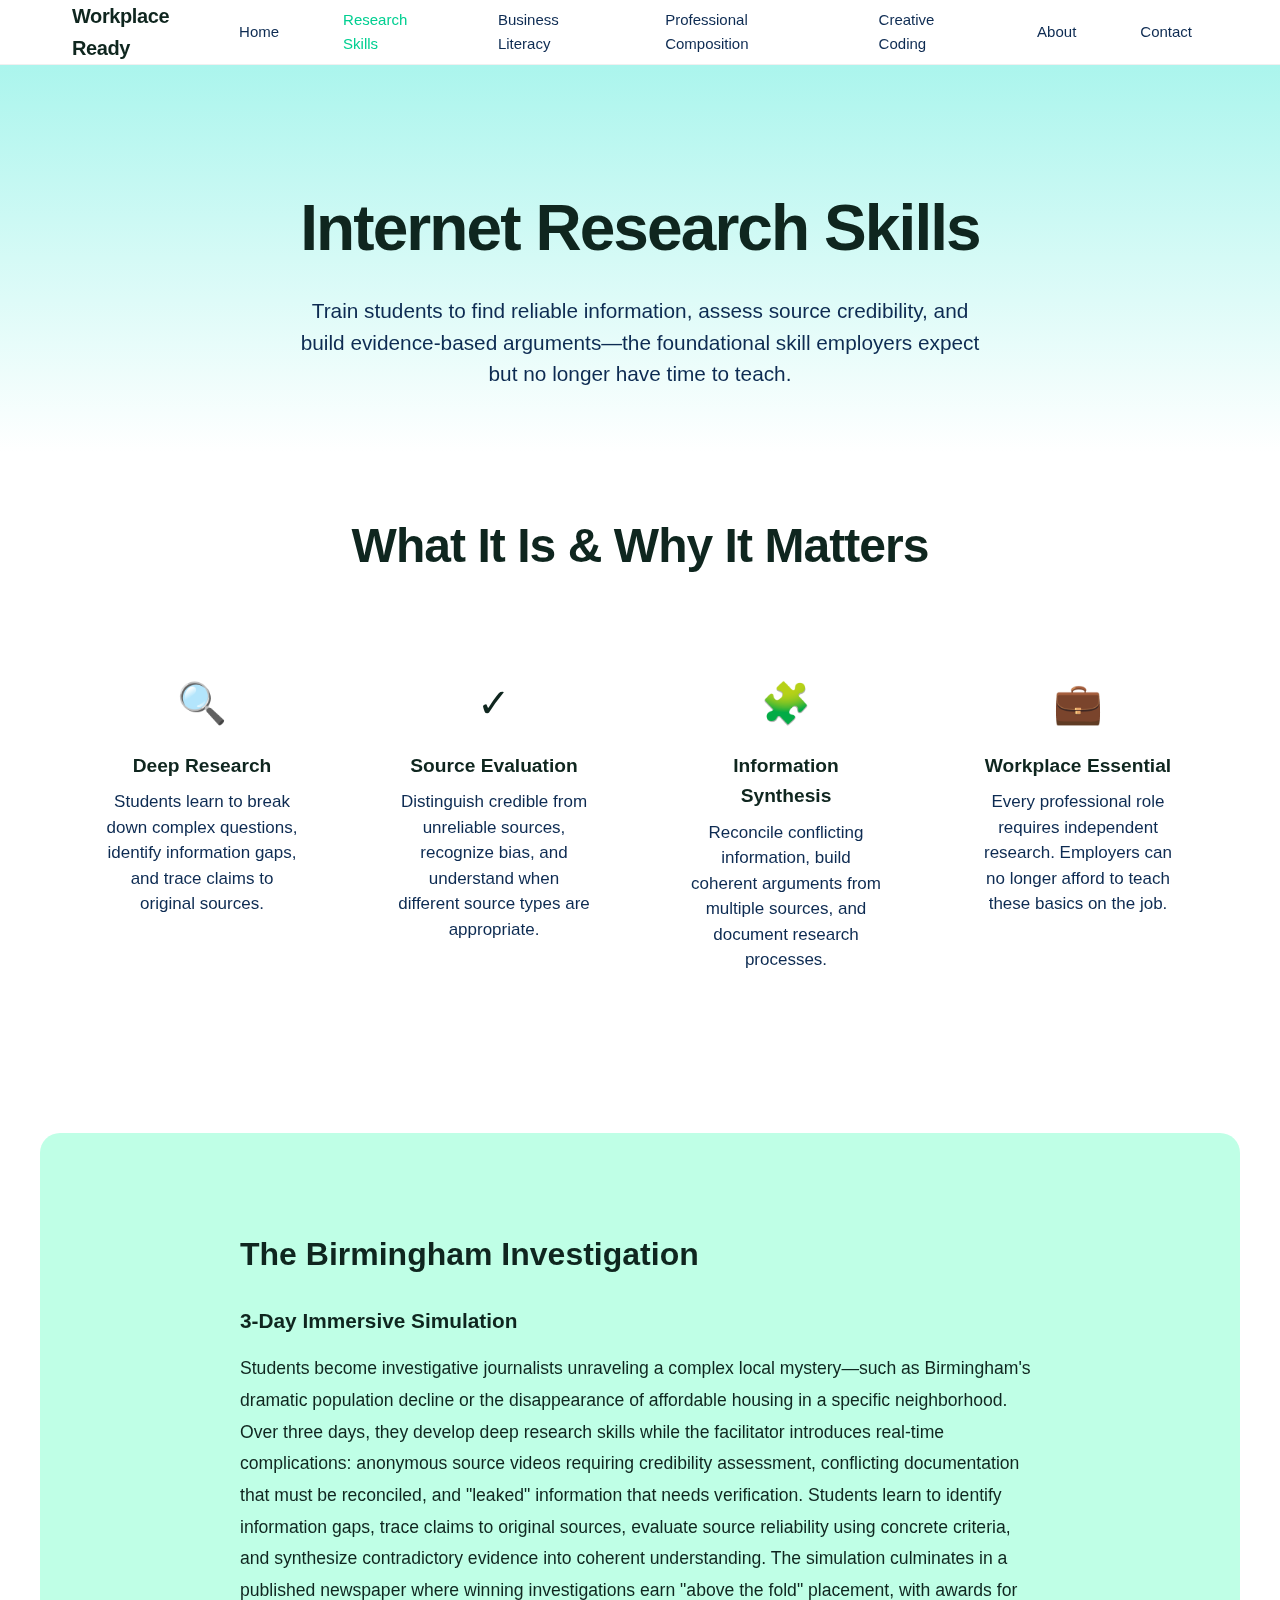
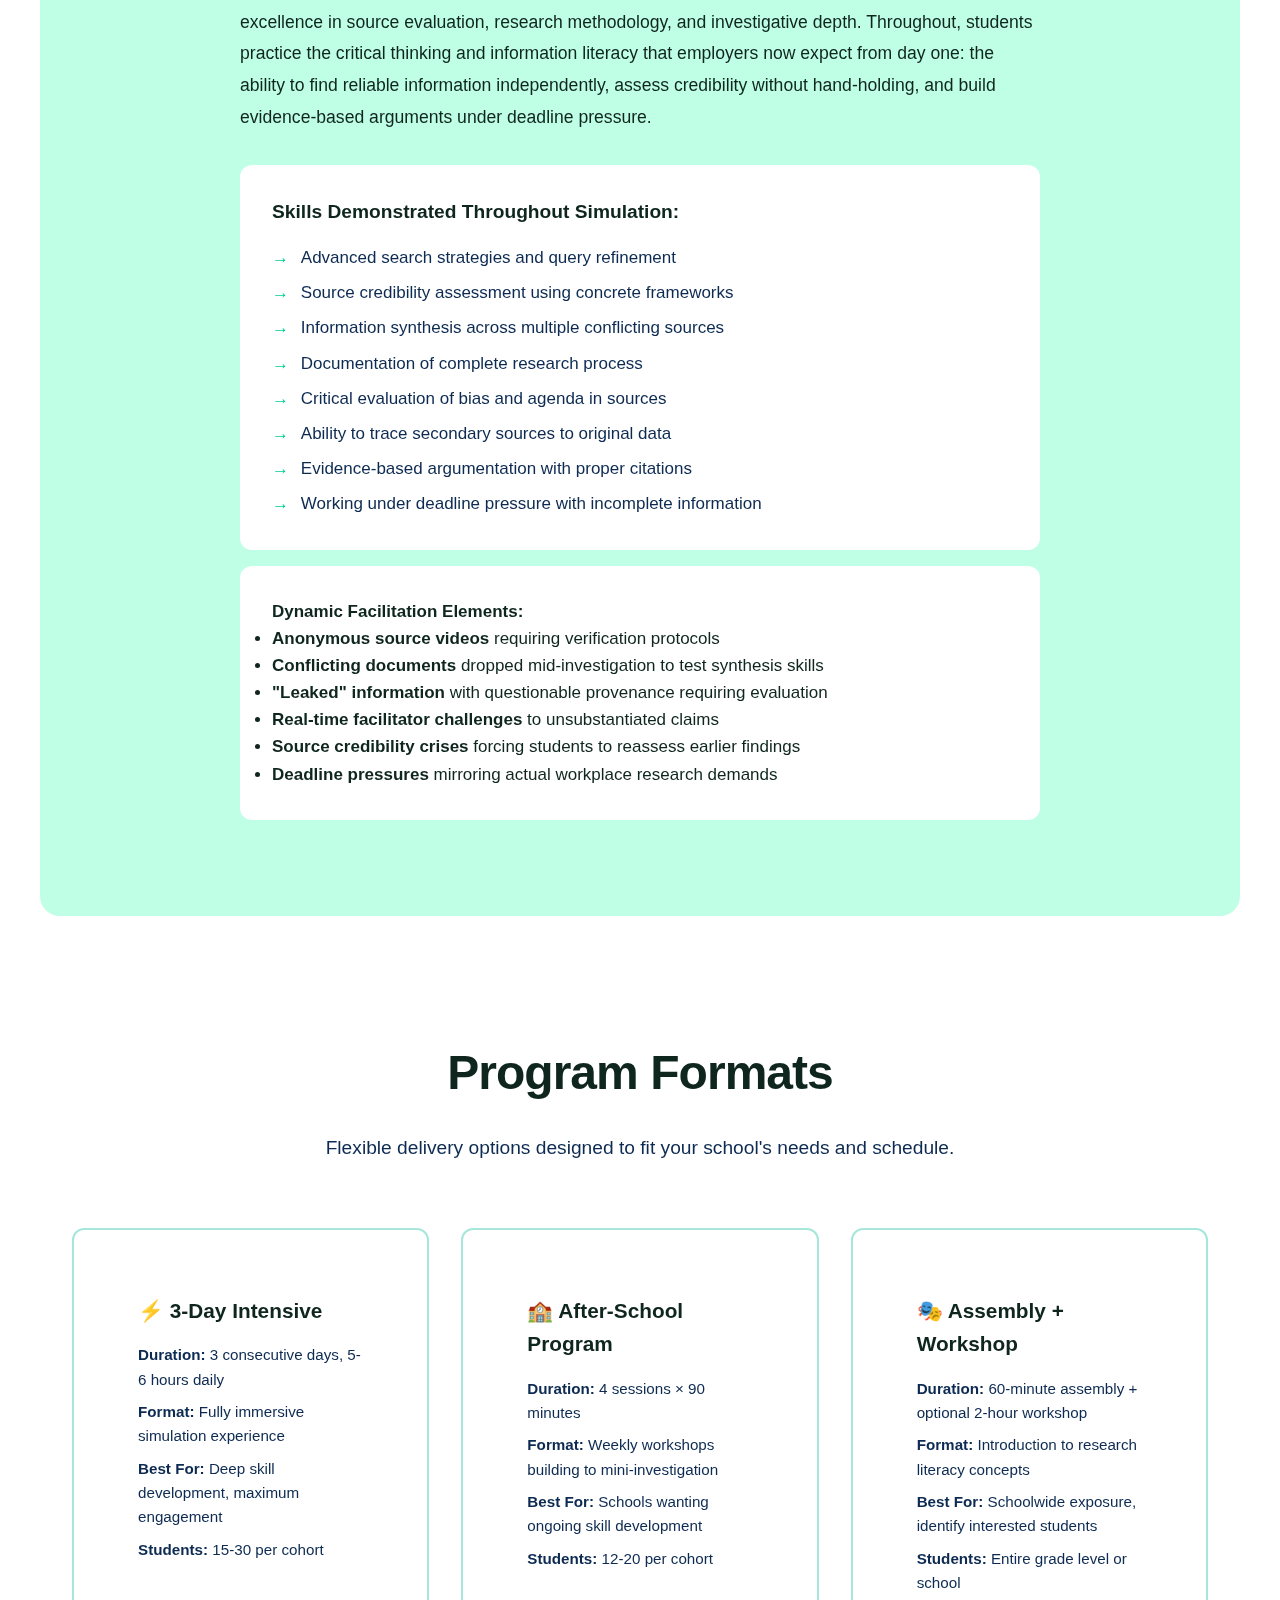
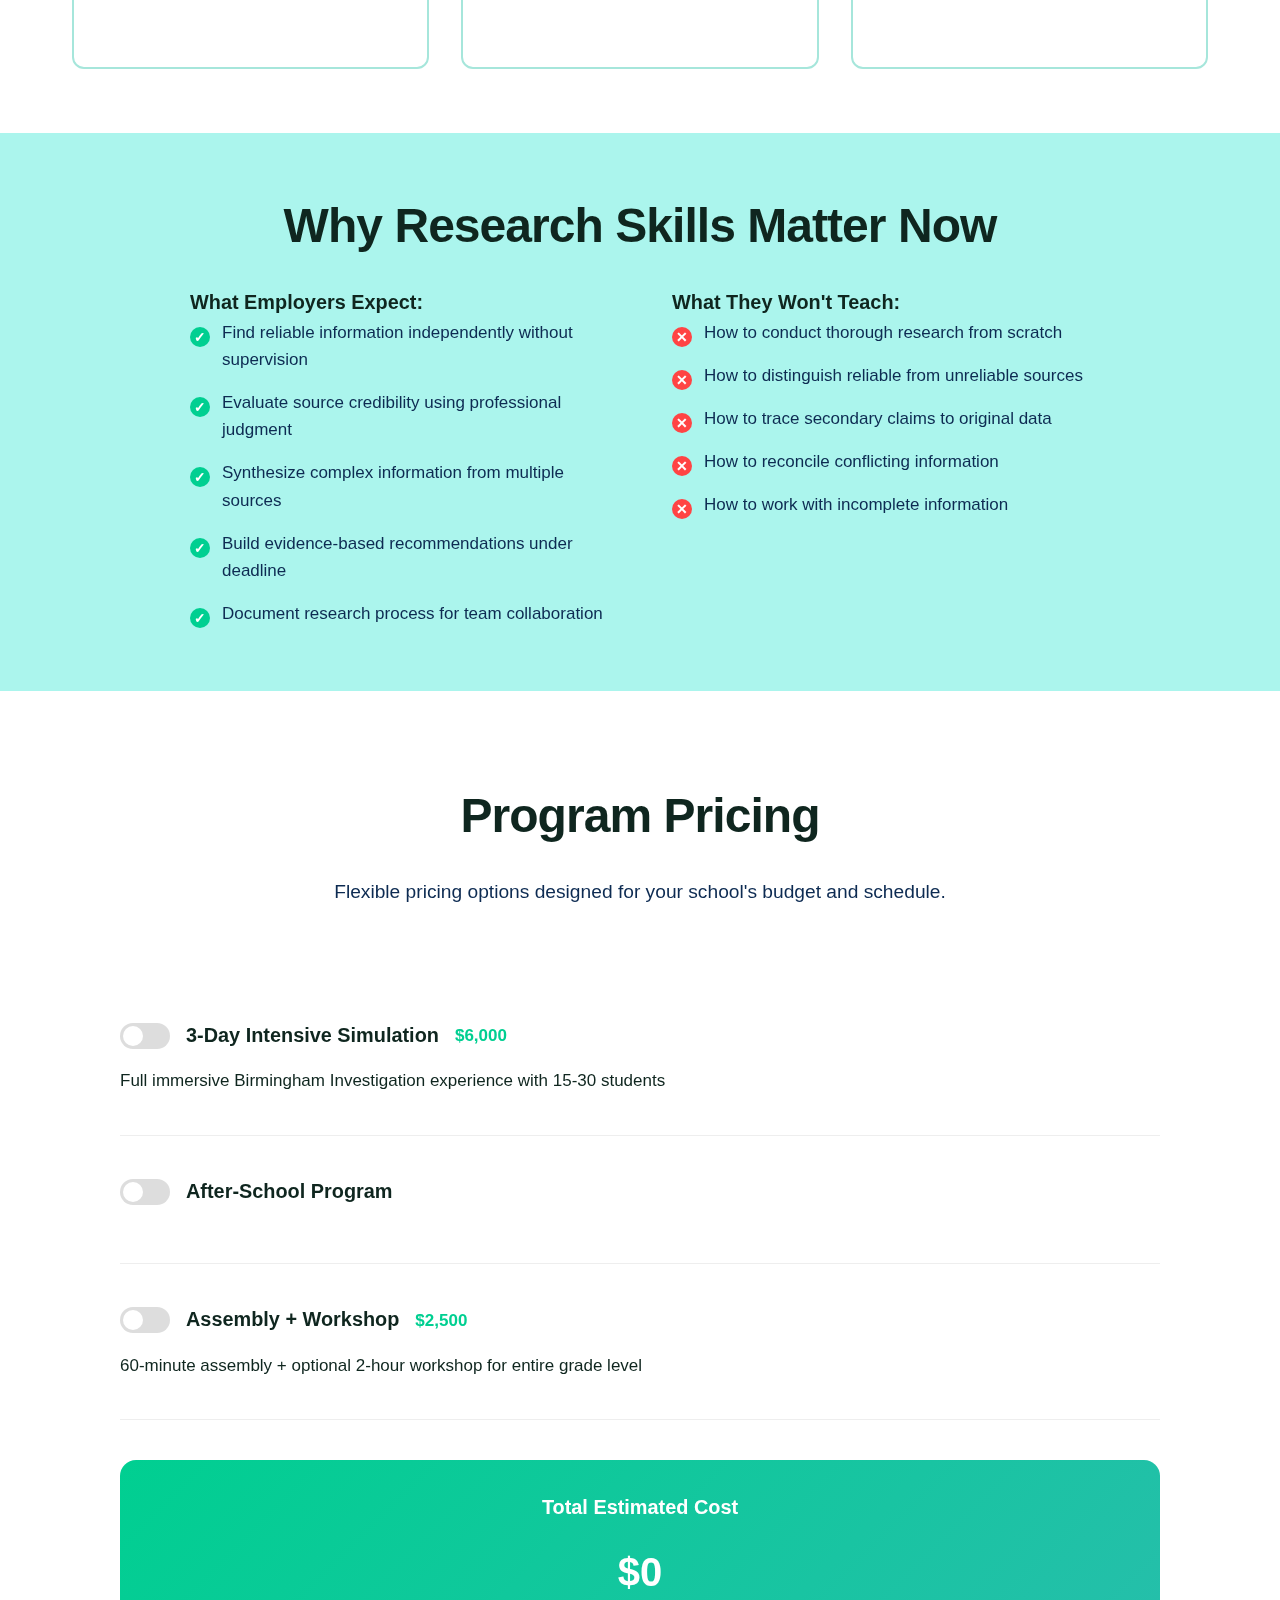
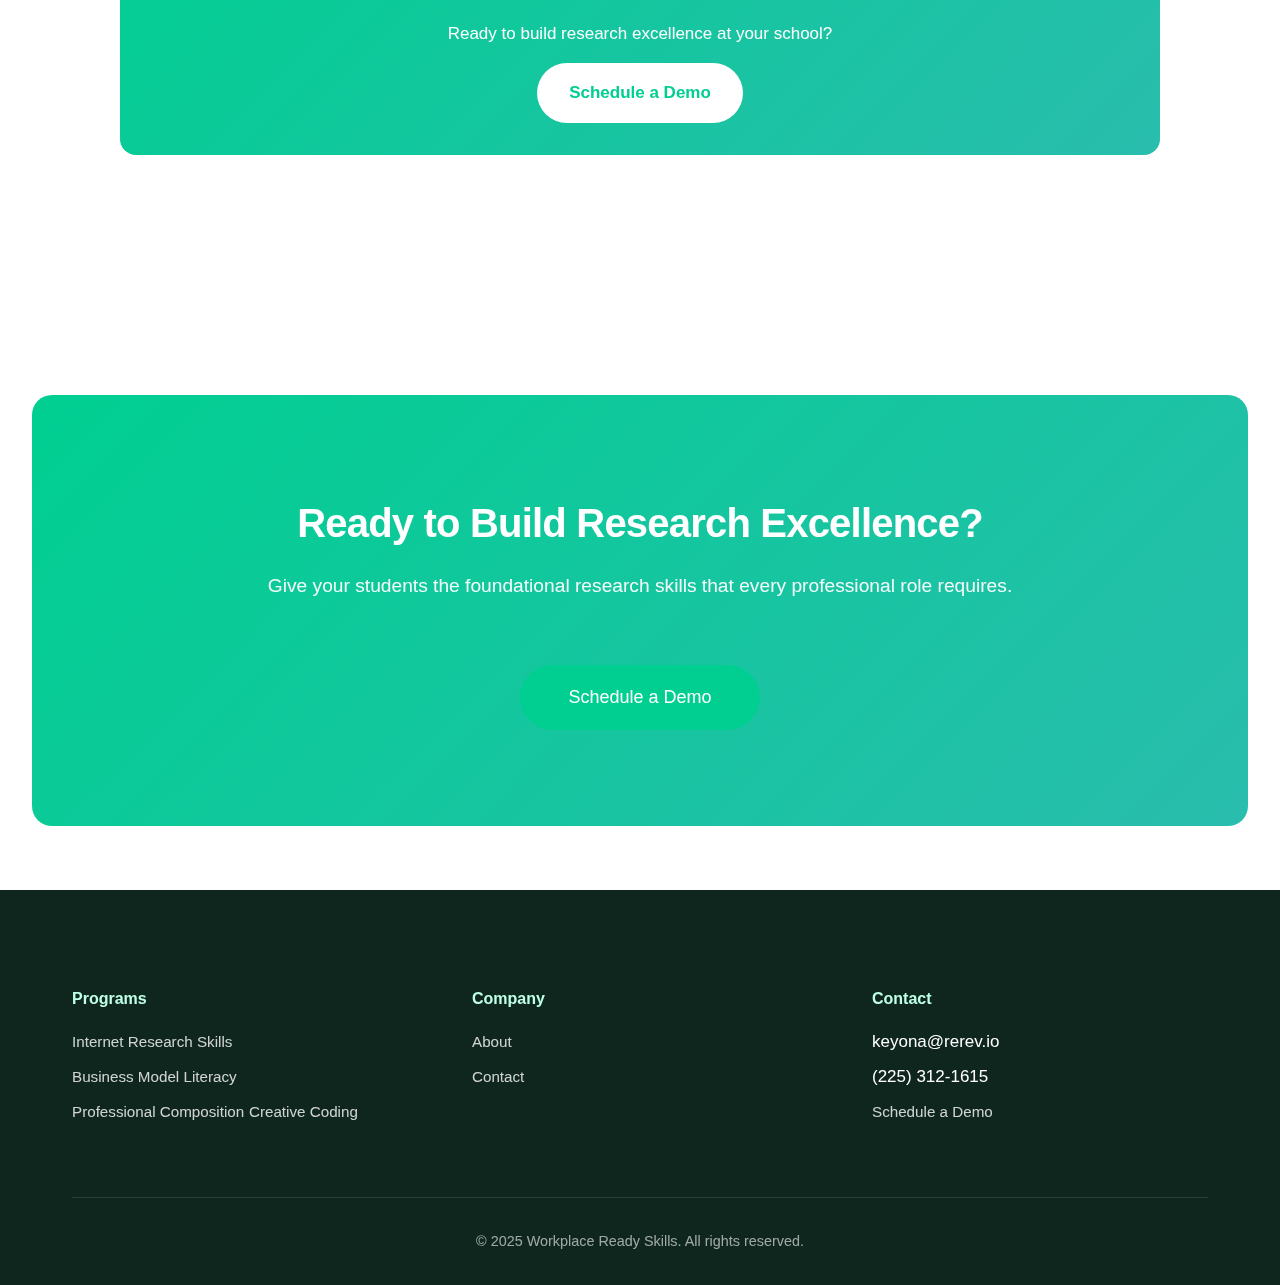
<file: research-skills.html>
<!DOCTYPE html>
<html lang="en">
<head>
    <meta charset="UTF-8">
    <meta name="viewport" content="width=device-width, initial-scale=1.0">
    <title>Internet Research Skills | Workplace Ready Skills</title>
    <link rel="stylesheet" href="styles.css">
</head>
<body>
    <!-- Sticky Navigation -->
    <nav class="nav-bar">
        <div class="nav-container">
            <div class="logo">Workplace Ready</div>
            <div class="nav-links">
                <a href="index.html">Home</a>
                <a href="research-skills.html" class="active">Research Skills</a>
                <a href="business-literacy.html">Business Literacy</a>
                <a href="professional-composition.html">Professional Composition</a>
                <a href="creative-coding.html">Creative Coding</a>
                <a href="about.html">About</a>
                <a href="contact.html">Contact</a>
            </div>
            <div class="mobile-menu-toggle">
                <span></span>
                <span></span>
                <span></span>
            </div>
        </div>
    </nav>

    <!-- Program Hero -->
    <section class="program-hero">
        <div class="container">
            <h1 class="program-hero-title">Internet Research Skills</h1>
            <p class="program-hero-subtitle">Train students to find reliable information, assess source credibility, and build evidence-based arguments—the foundational skill employers expect but no longer have time to teach.</p>
        </div>
    </section>

    <!-- What & Why Section -->
    <section>
        <div class="container">
            <h2 class="section-title">What It Is & Why It Matters</h2>
            <div class="feature-grid">
                <div class="feature-item">
                    <div class="feature-icon">🔍</div>
                    <h3>Deep Research</h3>
                    <p>Students learn to break down complex questions, identify information gaps, and trace claims to original sources.</p>
                </div>
                <div class="feature-item">
                    <div class="feature-icon">✓</div>
                    <h3>Source Evaluation</h3>
                    <p>Distinguish credible from unreliable sources, recognize bias, and understand when different source types are appropriate.</p>
                </div>
                <div class="feature-item">
                    <div class="feature-icon">🧩</div>
                    <h3>Information Synthesis</h3>
                    <p>Reconcile conflicting information, build coherent arguments from multiple sources, and document research processes.</p>
                </div>
                <div class="feature-item">
                    <div class="feature-icon">💼</div>
                    <h3>Workplace Essential</h3>
                    <p>Every professional role requires independent research. Employers can no longer afford to teach these basics on the job.</p>
                </div>
            </div>
        </div>
    </section>

    <!-- The Simulation -->
    <section class="simulation-section">
        <div class="simulation-content">
            <h2 style="margin-bottom: 1.5rem; font-size: 2rem; font-weight: 700; color: var(--text-dark);">The Birmingham Investigation</h2>
            <h3 style="margin-bottom: 1rem; font-size: 1.3rem; font-weight: 600; color: var(--text-dark);">3-Day Immersive Simulation</h3>
            
            <p>Students become investigative journalists unraveling a complex local mystery—such as Birmingham's dramatic population decline or the disappearance of affordable housing in a specific neighborhood. Over three days, they develop deep research skills while the facilitator introduces real-time complications: anonymous source videos requiring credibility assessment, conflicting documentation that must be reconciled, and "leaked" information that needs verification. Students learn to identify information gaps, trace claims to original sources, evaluate source reliability using concrete criteria, and synthesize contradictory evidence into coherent understanding. The simulation culminates in a published newspaper where winning investigations earn "above the fold" placement, with awards for excellence in source evaluation, research methodology, and investigative depth. Throughout, students practice the critical thinking and information literacy that employers now expect from day one: the ability to find reliable information independently, assess credibility without hand-holding, and build evidence-based arguments under deadline pressure.</p>

            <div class="skills-showcase">
                <h4>Skills Demonstrated Throughout Simulation:</h4>
                <ul>
                    <li>Advanced search strategies and query refinement</li>
                    <li>Source credibility assessment using concrete frameworks</li>
                    <li>Information synthesis across multiple conflicting sources</li>
                    <li>Documentation of complete research process</li>
                    <li>Critical evaluation of bias and agenda in sources</li>
                    <li>Ability to trace secondary sources to original data</li>
                    <li>Evidence-based argumentation with proper citations</li>
                    <li>Working under deadline pressure with incomplete information</li>
                </ul>
            </div>

            <div class="dynamic-elements">
                <h4>Dynamic Facilitation Elements:</h4>
                <ul>
                    <li><strong>Anonymous source videos</strong> requiring verification protocols</li>
                    <li><strong>Conflicting documents</strong> dropped mid-investigation to test synthesis skills</li>
                    <li><strong>"Leaked" information</strong> with questionable provenance requiring evaluation</li>
                    <li><strong>Real-time facilitator challenges</strong> to unsubstantiated claims</li>
                    <li><strong>Source credibility crises</strong> forcing students to reassess earlier findings</li>
                    <li><strong>Deadline pressures</strong> mirroring actual workplace research demands</li>
                </ul>
            </div>
        </div>
    </section>

    <!-- Program Formats -->
    <section>
        <div class="container">
            <h2 class="section-title">Program Formats</h2>
            <p class="section-intro">Flexible delivery options designed to fit your school's needs and schedule.</p>
            
            <div class="format-options">
                <div class="format-card">
                    <h3>⚡ 3-Day Intensive</h3>
                    <p class="format-detail"><strong>Duration:</strong> 3 consecutive days, 5-6 hours daily</p>
                    <p class="format-detail"><strong>Format:</strong> Fully immersive simulation experience</p>
                    <p class="format-detail"><strong>Best For:</strong> Deep skill development, maximum engagement</p>
                    <p class="format-detail"><strong>Students:</strong> 15-30 per cohort</p>
                </div>

                <div class="format-card">
                    <h3>🏫 After-School Program</h3>
                    <p class="format-detail"><strong>Duration:</strong> 4 sessions × 90 minutes</p>
                    <p class="format-detail"><strong>Format:</strong> Weekly workshops building to mini-investigation</p>
                    <p class="format-detail"><strong>Best For:</strong> Schools wanting ongoing skill development</p>
                    <p class="format-detail"><strong>Students:</strong> 12-20 per cohort</p>
                </div>

                <div class="format-card">
                    <h3>🎭 Assembly + Workshop</h3>
                    <p class="format-detail"><strong>Duration:</strong> 60-minute assembly + optional 2-hour workshop</p>
                    <p class="format-detail"><strong>Format:</strong> Introduction to research literacy concepts</p>
                    <p class="format-detail"><strong>Best For:</strong> Schoolwide exposure, identify interested students</p>
                    <p class="format-detail"><strong>Students:</strong> Entire grade level or school</p>
                </div>
            </div>
        </div>
    </section>

    <!-- Why This Matters Now -->
    <section style="background: var(--bg-lighter);">
        <div class="container">
            <h2 class="section-title">Why Research Skills Matter Now</h2>
            <div class="two-column" style="max-width: 900px; margin: 2rem auto 0;">
                <div>
                    <h3>What Employers Expect:</h3>
                    <ul class="skills-list positive">
                        <li>Find reliable information independently without supervision</li>
                        <li>Evaluate source credibility using professional judgment</li>
                        <li>Synthesize complex information from multiple sources</li>
                        <li>Build evidence-based recommendations under deadline</li>
                        <li>Document research process for team collaboration</li>
                    </ul>
                </div>
                <div>
                    <h3>What They Won't Teach:</h3>
                    <ul class="skills-list negative">
                        <li>How to conduct thorough research from scratch</li>
                        <li>How to distinguish reliable from unreliable sources</li>
                        <li>How to trace secondary claims to original data</li>
                        <li>How to reconcile conflicting information</li>
                        <li>How to work with incomplete information</li>
                    </ul>
                </div>
            </div>
        </div>
    </section>

    <!-- Pricing Calculator -->
    <section style="padding: var(--spacing-xl) 0;">
        <div class="container">
            <h2 class="section-title">Program Pricing</h2>
            <p class="section-intro">Flexible pricing options designed for your school's budget and schedule.</p>
            
            <div class="calculator">
                <!-- 3-Day Intensive -->
                <div class="calculator-section">
                    <div class="program-toggle">
                        <div class="toggle-switch" id="intensive-toggle"></div>
                        <h3>3-Day Intensive Simulation</h3>
                        <span class="slider-value">$6,000</span>
                    </div>
                    <p>Full immersive Birmingham Investigation experience with 15-30 students</p>
                </div>

                <!-- After-School Program -->
                <div class="calculator-section">
                    <div class="program-toggle">
                        <div class="toggle-switch" id="afterschool-toggle"></div>
                        <h3>After-School Program</h3>
                    </div>
                    
                    <div id="afterschool-options" style="display: none;">
                        <div class="slider-container">
                            <div class="slider-header">
                                <label>Number of sessions:</label>
                                <span class="slider-value" id="sessions-value">4 sessions</span>
                            </div>
                            <input type="range" min="4" max="8" value="4" class="slider" id="sessions-slider">
                            <small>$800 per 90-minute session</small>
                        </div>

                        <div class="price-breakdown" id="afterschool-breakdown">
                            <div class="price-line">
                                <span>4 sessions @ $800:</span>
                                <span>$3,200</span>
                            </div>
                            <div class="price-line">
                                <span>Total:</span>
                                <span>$3,200</span>
                            </div>
                        </div>
                    </div>
                </div>

                <!-- Assembly Workshop -->
                <div class="calculator-section">
                    <div class="program-toggle">
                        <div class="toggle-switch" id="assembly-toggle"></div>
                        <h3>Assembly + Workshop</h3>
                        <span class="slider-value">$2,500</span>
                    </div>
                    <p>60-minute assembly + optional 2-hour workshop for entire grade level</p>
                </div>

                <!-- Total -->
                <div class="total-section">
                    <h3>Total Estimated Cost</h3>
                    <div class="total-price" id="total-price-research">$0</div>
                    <p>Ready to build research excellence at your school?</p>
                    <a href="contact.html" style="display: inline-block; background: white; color: var(--peacock-blue); padding: 1rem 2rem; border-radius: 30px; text-decoration: none; font-weight: 600; margin-top: 1rem;">Schedule a Demo</a>
                </div>
            </div>
        </div>
    </section>

    <script>
    // Research Skills Calculator
    (function() {
        const intensiveToggle = document.getElementById('intensive-toggle');
        const afterschoolToggle = document.getElementById('afterschool-toggle');
        const assemblyToggle = document.getElementById('assembly-toggle');
        const afterschoolOptions = document.getElementById('afterschool-options');
        const sessionsSlider = document.getElementById('sessions-slider');
        const sessionsValue = document.getElementById('sessions-value');
        const afterschoolBreakdown = document.getElementById('afterschool-breakdown');
        const totalPrice = document.getElementById('total-price-research');

        if (!intensiveToggle) return; // Exit if elements don't exist

        let intensiveActive = false;
        let afterschoolActive = false;
        let assemblyActive = false;

        intensiveToggle.addEventListener('click', () => {
            intensiveActive = !intensiveActive;
            intensiveToggle.classList.toggle('active', intensiveActive);
            calculateTotal();
        });

        afterschoolToggle.addEventListener('click', () => {
            afterschoolActive = !afterschoolActive;
            afterschoolToggle.classList.toggle('active', afterschoolActive);
            afterschoolOptions.style.display = afterschoolActive ? 'block' : 'none';
            calculateTotal();
        });

        assemblyToggle.addEventListener('click', () => {
            assemblyActive = !assemblyActive;
            assemblyToggle.classList.toggle('active', assemblyActive);
            calculateTotal();
        });

        sessionsSlider.addEventListener('input', () => {
            const sessions = parseInt(sessionsSlider.value);
            sessionsValue.textContent = `${sessions} sessions`;
            calculateTotal();
        });

        function calculateTotal() {
            let total = 0;

            if (intensiveActive) total += 6000;
            if (assemblyActive) total += 2500;

            if (afterschoolActive) {
                const sessions = parseInt(sessionsSlider.value);
                const afterschoolTotal = sessions * 800;
                total += afterschoolTotal;

                afterschoolBreakdown.innerHTML = `
                    <div class="price-line">
                        <span>${sessions} sessions @ $800:</span>
                        <span>$${afterschoolTotal.toLocaleString()}</span>
                    </div>
                    <div class="price-line">
                        <span>Total:</span>
                        <span>$${afterschoolTotal.toLocaleString()}</span>
                    </div>
                `;
            }

            totalPrice.textContent = `$${total.toLocaleString()}`;
        }
    })();
    </script>

    <!-- CTA Section -->
    <section class="cta-section">
        <div class="container">
            <h2>Ready to Build Research Excellence?</h2>
            <p>Give your students the foundational research skills that every professional role requires.</p>
            <a href="contact.html" class="btn-primary-large">Schedule a Demo</a>
        </div>
    </section>

    <!-- Footer -->
    <footer class="footer">
        <div class="container">
            <div class="footer-grid">
                <div class="footer-column">
                    <h4>Programs</h4>
                    <ul>
                        <li><a href="research-skills.html">Internet Research Skills</a></li>
                        <li><a href="business-literacy.html">Business Model Literacy</a></li>
                        <li><a href="professional-composition.html">Professional Composition</a>
                <a href="creative-coding.html">Creative Coding</a></li>
                    </ul>
                </div>
                <div class="footer-column">
                    <h4>Company</h4>
                    <ul>
                        <li><a href="about.html">About</a></li>
                        <li><a href="contact.html">Contact</a></li>
                    </ul>
                </div>
                <div class="footer-column">
                    <h4>Contact</h4>
                    <ul>
                        <li>keyona@rerev.io</li>
                        <li>(225) 312-1615</li>
                        <li><a href="contact.html">Schedule a Demo</a></li>
                    </ul>
                </div>
            </div>
            <div class="footer-bottom">
                <p>© 2025 Workplace Ready Skills. All rights reserved.</p>
            </div>
        </div>
    </footer>

    <script src="script.js"></script>
</body>
</html>
</file>
<file: styles.css>
/* ===== CSS RESET & BASE ===== */
* {
    margin: 0;
    padding: 0;
    box-sizing: border-box;
}

:root {
    /* Color Palette */
    --nile-blue: #bfffe6;
    --pale-kings-blue: #abf5ed;
    --light-glaucous-blue: #a6e6db;
    --salvia-blue: #96bfe6;
    --cobalt-green: #94ff94;
    --calamine-blue: #80ffcc;
    --venice-green: #6bffb3;
    --cerulian-blue: #29bdad;
    --peacock-blue: #00cf91;
    --green-blue: #2dbc94;
    --olympic-blue: #4f8fe6;
    --blue: #0d75ff;
    --antwarp-blue: #008aa1;
    --helvetia-blue: #0057ba;
    --dark-medici-blue: #417777;
    --dusky-green: #00592e;
    --deep-lyons-blue: #0024cc;
    --violet-blue: #202d85;
    --vandar-poel-blue: #003e83;
    --dark-tyrian-blue: #0d2b52;
    --dull-violet-black: #06004f;
    --deep-indigo: #000831;
    --deep-slate-green: #0f261f;
    
    /* Design System */
    --primary-color: var(--peacock-blue);
    --secondary-color: var(--olympic-blue);
    --accent-color: var(--cerulian-blue);
    --bg-light: var(--nile-blue);
    --bg-lighter: var(--pale-kings-blue);
    --text-dark: var(--deep-slate-green);
    --text-medium: var(--dark-tyrian-blue);
    --text-light: var(--dark-medici-blue);
    
    /* Typography */
    --font-system: -apple-system, BlinkMacSystemFont, 'Segoe UI', 'Roboto', 'Helvetica', 'Arial', sans-serif;
    --font-size-base: 17px;
    --line-height-base: 1.6;
    
    /* Spacing */
    --spacing-xs: 0.5rem;
    --spacing-sm: 1rem;
    --spacing-md: 2rem;
    --spacing-lg: 4rem;
    --spacing-xl: 6rem;
    
    /* Border Radius */
    --radius-sm: 8px;
    --radius-md: 12px;
    --radius-lg: 20px;
    
    /* Transitions */
    --transition-fast: 0.2s ease;
    --transition-smooth: 0.4s cubic-bezier(0.4, 0, 0.2, 1);
}

body {
    font-family: var(--font-system);
    font-size: var(--font-size-base);
    line-height: var(--line-height-base);
    color: var(--text-dark);
    background: #ffffff;
    -webkit-font-smoothing: antialiased;
    -moz-osx-font-smoothing: grayscale;
}

.container {
    max-width: 1200px;
    margin: 0 auto;
    padding: 0 var(--spacing-md);
}

/* ===== NAVIGATION ===== */
.nav-bar {
    position: sticky;
    top: 0;
    background: rgba(255, 255, 255, 0.85);
    backdrop-filter: blur(20px) saturate(180%);
    -webkit-backdrop-filter: blur(20px) saturate(180%);
    border-bottom: 1px solid rgba(0, 0, 0, 0.06);
    z-index: 1000;
    transition: var(--transition-smooth);
}

.nav-container {
    max-width: 1200px;
    margin: 0 auto;
    padding: 0 var(--spacing-md);
    display: flex;
    align-items: center;
    justify-content: space-between;
    height: 64px;
}

.logo {
    font-size: 20px;
    font-weight: 600;
    color: var(--text-dark);
    letter-spacing: -0.02em;
}

.nav-links {
    display: flex;
    gap: var(--spacing-md);
    align-items: center;
}

.nav-links a {
    color: var(--text-medium);
    text-decoration: none;
    font-size: 15px;
    font-weight: 400;
    padding: var(--spacing-xs) var(--spacing-sm);
    border-radius: var(--radius-sm);
    transition: var(--transition-fast);
}

.nav-links a:hover {
    color: var(--primary-color);
    background: rgba(0, 207, 145, 0.08);
}

.nav-links a.active {
    color: var(--primary-color);
}

.mobile-menu-toggle {
    display: none;
    flex-direction: column;
    gap: 5px;
    cursor: pointer;
}

.mobile-menu-toggle span {
    width: 24px;
    height: 2px;
    background: var(--text-dark);
    border-radius: 2px;
    transition: var(--transition-fast);
}

/* ===== HERO SECTION ===== */
.hero {
    padding: var(--spacing-xl) 0 var(--spacing-lg);
    text-align: center;
    background: linear-gradient(180deg, var(--bg-lighter) 0%, rgba(255, 255, 255, 0) 100%);
}

.hero-title {
    font-size: clamp(2.5rem, 6vw, 4.5rem);
    font-weight: 700;
    letter-spacing: -0.03em;
    line-height: 1.1;
    color: var(--text-dark);
    margin-bottom: var(--spacing-md);
}

.hero-subtitle {
    font-size: clamp(1.1rem, 2vw, 1.4rem);
    color: var(--text-medium);
    max-width: 800px;
    margin: 0 auto var(--spacing-lg);
    line-height: 1.5;
}

.cta-buttons {
    display: flex;
    gap: var(--spacing-sm);
    justify-content: center;
    flex-wrap: wrap;
}

.btn-primary,
.btn-secondary,
.btn-primary-large {
    display: inline-block;
    padding: 14px 32px;
    border-radius: 980px;
    font-size: 16px;
    font-weight: 500;
    text-decoration: none;
    transition: var(--transition-smooth);
    cursor: pointer;
    border: none;
}

.btn-primary {
    background: var(--primary-color);
    color: white;
}

.btn-primary:hover {
    background: var(--cerulian-blue);
    transform: translateY(-2px);
    box-shadow: 0 10px 25px rgba(0, 207, 145, 0.3);
}

.btn-secondary {
    background: transparent;
    color: var(--primary-color);
    border: 2px solid var(--primary-color);
}

.btn-secondary:hover {
    background: rgba(0, 207, 145, 0.08);
}

.btn-primary-large {
    background: var(--primary-color);
    color: white;
    padding: 18px 48px;
    font-size: 18px;
}

.btn-primary-large:hover {
    background: var(--cerulian-blue);
    transform: translateY(-2px);
    box-shadow: 0 10px 25px rgba(0, 207, 145, 0.3);
}

/* ===== SECTIONS ===== */
section {
    padding: var(--spacing-lg) 0;
}

.section-title {
    font-size: clamp(2rem, 4vw, 3rem);
    font-weight: 700;
    letter-spacing: -0.02em;
    line-height: 1.2;
    color: var(--text-dark);
    margin-bottom: var(--spacing-md);
    text-align: center;
}

.section-intro {
    font-size: 1.2rem;
    color: var(--text-medium);
    text-align: center;
    max-width: 700px;
    margin: 0 auto var(--spacing-lg);
    line-height: 1.6;
}

/* ===== PROBLEM SECTION ===== */
.problem-section {
    background: white;
}

.stats-grid {
    display: grid;
    grid-template-columns: repeat(auto-fit, minmax(280px, 1fr));
    gap: var(--spacing-md);
    margin-bottom: var(--spacing-lg);
}

.stat-card {
    background: linear-gradient(135deg, var(--bg-lighter) 0%, var(--light-glaucous-blue) 100%);
    padding: var(--spacing-lg);
    border-radius: var(--radius-lg);
    text-align: center;
    transition: var(--transition-smooth);
}

.stat-card:hover {
    transform: translateY(-4px);
    box-shadow: 0 20px 40px rgba(0, 207, 145, 0.12);
}

.stat-number {
    font-size: 4rem;
    font-weight: 700;
    color: var(--primary-color);
    line-height: 1;
    margin-bottom: var(--spacing-sm);
}

.stat-label {
    font-size: 1rem;
    color: var(--text-medium);
    line-height: 1.4;
}

.quote-section {
    max-width: 900px;
    margin: var(--spacing-xl) auto 0;
    display: grid;
    gap: var(--spacing-lg);
}

.executive-quote {
    background: var(--bg-light);
    padding: var(--spacing-lg);
    border-radius: var(--radius-lg);
    border-left: 4px solid var(--primary-color);
}

.executive-quote p {
    font-size: 1.2rem;
    color: var(--text-dark);
    font-style: italic;
    line-height: 1.6;
    margin-bottom: var(--spacing-sm);
}

.executive-quote cite {
    font-size: 0.95rem;
    color: var(--text-light);
    font-style: normal;
}

/* ===== PROGRAMS OVERVIEW ===== */
.programs-overview {
    background: linear-gradient(180deg, rgba(255, 255, 255, 0) 0%, var(--bg-lighter) 100%);
}

.programs-grid {
    display: grid;
    grid-template-columns: repeat(auto-fit, minmax(280px, 1fr));
    gap: var(--spacing-md);
    margin-top: var(--spacing-lg);
}

.program-card {
    background: white;
    padding: var(--spacing-lg);
    border-radius: var(--radius-lg);
    box-shadow: 0 4px 20px rgba(0, 0, 0, 0.06);
    transition: var(--transition-smooth);
    border: 1px solid rgba(0, 0, 0, 0.06);
}

.program-card:hover {
    transform: translateY(-6px);
    box-shadow: 0 20px 40px rgba(0, 207, 145, 0.15);
    border-color: var(--primary-color);
}

.program-icon {
    font-size: 3rem;
    margin-bottom: var(--spacing-md);
}

.program-card h3 {
    font-size: 1.5rem;
    font-weight: 600;
    color: var(--text-dark);
    margin-bottom: var(--spacing-sm);
    letter-spacing: -0.01em;
}

.program-card p {
    color: var(--text-medium);
    line-height: 1.6;
    margin-bottom: var(--spacing-md);
}

.card-link {
    color: var(--primary-color);
    text-decoration: none;
    font-weight: 500;
    display: inline-flex;
    align-items: center;
    gap: var(--spacing-xs);
    transition: var(--transition-fast);
}

.card-link:hover {
    gap: var(--spacing-sm);
}

/* ===== WHY NOW SECTION ===== */
.why-now {
    background: white;
}

.two-column {
    display: grid;
    grid-template-columns: repeat(auto-fit, minmax(300px, 1fr));
    gap: var(--spacing-lg);
    margin-top: var(--spacing-lg);
}

.column h3 {
    font-size: 1.5rem;
    font-weight: 600;
    color: var(--text-dark);
    margin-bottom: var(--spacing-md);
    letter-spacing: -0.01em;
}

.skills-list {
    list-style: none;
    display: grid;
    gap: var(--spacing-sm);
}

.skills-list li {
    padding-left: 2rem;
    position: relative;
    line-height: 1.6;
    color: var(--text-medium);
}

.skills-list li::before {
    content: '';
    position: absolute;
    left: 0;
    top: 8px;
    width: 20px;
    height: 20px;
    border-radius: 50%;
    background: var(--primary-color);
    display: flex;
    align-items: center;
    justify-content: center;
}

.skills-list.positive li::before {
    content: '✓';
    color: white;
    font-weight: 700;
    font-size: 14px;
    line-height: 20px;
    text-align: center;
}

.skills-list.negative li::before {
    content: '✕';
    background: #ff4444;
    color: white;
    font-weight: 700;
    font-size: 14px;
    line-height: 20px;
    text-align: center;
}

/* ===== CTA SECTION ===== */
.cta-section {
    background: linear-gradient(135deg, var(--primary-color) 0%, var(--cerulian-blue) 100%);
    color: white;
    text-align: center;
    padding: var(--spacing-xl) var(--spacing-md);
    border-radius: var(--radius-lg);
    margin: var(--spacing-lg) var(--spacing-md);
}

.cta-section h2 {
    font-size: clamp(2rem, 4vw, 2.5rem);
    font-weight: 700;
    margin-bottom: var(--spacing-sm);
    letter-spacing: -0.02em;
}

.cta-section p {
    font-size: 1.2rem;
    margin-bottom: var(--spacing-lg);
    opacity: 0.95;
}

/* ===== FOOTER ===== */
.footer {
    background: var(--deep-slate-green);
    color: white;
    padding: var(--spacing-xl) 0 var(--spacing-md);
}

.footer-grid {
    display: grid;
    grid-template-columns: repeat(auto-fit, minmax(200px, 1fr));
    gap: var(--spacing-lg);
    margin-bottom: var(--spacing-lg);
}

.footer-column h4 {
    font-size: 1rem;
    font-weight: 600;
    margin-bottom: var(--spacing-sm);
    color: var(--nile-blue);
}

.footer-column ul {
    list-style: none;
}

.footer-column li {
    margin-bottom: var(--spacing-xs);
}

.footer-column a {
    color: rgba(255, 255, 255, 0.8);
    text-decoration: none;
    transition: var(--transition-fast);
    font-size: 0.95rem;
}

.footer-column a:hover {
    color: var(--calamine-blue);
}

.footer-bottom {
    text-align: center;
    padding-top: var(--spacing-md);
    border-top: 1px solid rgba(255, 255, 255, 0.1);
    color: rgba(255, 255, 255, 0.6);
    font-size: 0.9rem;
}

/* ===== PROGRAM PAGES SPECIFIC ===== */
.program-hero {
    padding: calc(64px + var(--spacing-lg)) 0 var(--spacing-lg);
    background: linear-gradient(180deg, var(--bg-lighter) 0%, rgba(255, 255, 255, 0) 100%);
    text-align: center;
}

.program-hero-title {
    font-size: clamp(2.5rem, 5vw, 4rem);
    font-weight: 700;
    letter-spacing: -0.03em;
    line-height: 1.1;
    color: var(--text-dark);
    margin-bottom: var(--spacing-md);
}

.program-hero-subtitle {
    font-size: clamp(1.1rem, 2vw, 1.3rem);
    color: var(--text-medium);
    max-width: 700px;
    margin: 0 auto;
    line-height: 1.5;
}

.feature-grid {
    display: grid;
    grid-template-columns: repeat(auto-fit, minmax(250px, 1fr));
    gap: var(--spacing-md);
    margin-top: var(--spacing-lg);
}

.feature-item {
    text-align: center;
    padding: var(--spacing-md);
}

.feature-icon {
    font-size: 2.5rem;
    margin-bottom: var(--spacing-sm);
}

.feature-item h3 {
    font-size: 1.2rem;
    font-weight: 600;
    color: var(--text-dark);
    margin-bottom: var(--spacing-xs);
}

.feature-item p {
    color: var(--text-medium);
    line-height: 1.5;
}

.simulation-section {
    background: var(--bg-light);
    padding: var(--spacing-xl) var(--spacing-md);
    border-radius: var(--radius-lg);
    margin: var(--spacing-lg) auto;
    max-width: 1200px;
}

.simulation-content {
    max-width: 800px;
    margin: 0 auto;
}

.simulation-content p {
    font-size: 1.1rem;
    line-height: 1.8;
    color: var(--text-dark);
    margin-bottom: var(--spacing-md);
}

.skills-showcase {
    background: white;
    padding: var(--spacing-md);
    border-radius: var(--radius-md);
    margin-top: var(--spacing-md);
}

.skills-showcase h4 {
    font-size: 1.2rem;
    font-weight: 600;
    color: var(--text-dark);
    margin-bottom: var(--spacing-sm);
}

.skills-showcase ul {
    list-style: none;
    display: grid;
    gap: var(--spacing-xs);
}

.skills-showcase li {
    padding-left: 1.8rem;
    position: relative;
    color: var(--text-medium);
    line-height: 1.6;
}

.skills-showcase li::before {
    content: '→';
    position: absolute;
    left: 0;
    color: var(--primary-color);
    font-weight: 700;
}

.dynamic-elements {
    background: white;
    padding: var(--spacing-md);
    border-radius: var(--radius-md);
    margin-top: var(--spacing-sm);
}

.format-options {
    display: grid;
    grid-template-columns: repeat(auto-fit, minmax(280px, 1fr));
    gap: var(--spacing-md);
}

.format-card {
    background: white;
    padding: var(--spacing-lg);
    border-radius: var(--radius-md);
    border: 2px solid var(--light-glaucous-blue);
    transition: var(--transition-smooth);
}

.format-card:hover {
    border-color: var(--primary-color);
    transform: translateY(-4px);
    box-shadow: 0 10px 30px rgba(0, 207, 145, 0.1);
}

.format-card h3 {
    font-size: 1.3rem;
    font-weight: 600;
    color: var(--text-dark);
    margin-bottom: var(--spacing-sm);
}

.format-detail {
    color: var(--text-medium);
    margin-bottom: var(--spacing-xs);
    font-size: 0.95rem;
}

/* ===== RESPONSIVE DESIGN ===== */
@media (max-width: 768px) {
    .nav-links {
        display: none;
        position: absolute;
        top: 64px;
        left: 0;
        right: 0;
        background: rgba(255, 255, 255, 0.98);
        backdrop-filter: blur(20px);
        flex-direction: column;
        padding: var(--spacing-md);
        border-bottom: 1px solid rgba(0, 0, 0, 0.06);
        box-shadow: 0 10px 30px rgba(0, 0, 0, 0.1);
    }
    
    .nav-links.active {
        display: flex;
    }
    
    .mobile-menu-toggle {
        display: flex;
    }
    
    .hero-title {
        font-size: 2.5rem;
    }
    
    .stats-grid {
        grid-template-columns: 1fr;
    }
    
    .programs-grid {
        grid-template-columns: 1fr;
    }
    
    .two-column {
        grid-template-columns: 1fr;
    }
    
    .cta-buttons {
        flex-direction: column;
        align-items: stretch;
    }
    
    .btn-primary,
    .btn-secondary {
        width: 100%;
        text-align: center;
    }
}

/* ===== CALCULATOR SECTION ===== */
.calculator {
    background: white;
    border-radius: 20px;
    padding: 3rem;
    box-shadow: var(--card-shadow);
    margin: 2rem 0;
}

.calculator-section {
    margin-bottom: 2.5rem;
    padding-bottom: 2.5rem;
    border-bottom: 1px solid #eee;
}

.calculator-section:last-child {
    border-bottom: none;
}

.program-toggle {
    display: flex;
    align-items: center;
    gap: 1rem;
    margin-bottom: 1rem;
}

.toggle-switch {
    width: 50px;
    height: 26px;
    background: #ddd;
    border-radius: 13px;
    position: relative;
    cursor: pointer;
    transition: background 0.3s;
}

.toggle-switch.active {
    background: var(--primary-color);
}

.toggle-switch::after {
    content: '';
    position: absolute;
    width: 20px;
    height: 20px;
    background: white;
    border-radius: 50%;
    top: 3px;
    left: 3px;
    transition: transform 0.3s;
}

.toggle-switch.active::after {
    transform: translateX(24px);
}

.slider-container {
    margin: 1.5rem 0;
}

.slider-header {
    display: flex;
    justify-content: space-between;
    margin-bottom: 0.5rem;
}

.slider-value {
    font-weight: 600;
    color: var(--primary-color);
}

.slider {
    width: 100%;
    height: 6px;
    background: #e0e0e0;
    border-radius: 3px;
    outline: none;
    -webkit-appearance: none;
}

.slider::-webkit-slider-thumb {
    -webkit-appearance: none;
    width: 20px;
    height: 20px;
    background: var(--primary-color);
    border-radius: 50%;
    cursor: pointer;
}

.price-breakdown {
    background: var(--bg-light);
    padding: 1.5rem;
    border-radius: 12px;
    margin-top: 1rem;
}

.price-line {
    display: flex;
    justify-content: space-between;
    margin-bottom: 0.5rem;
    padding-bottom: 0.5rem;
    border-bottom: 1px solid #ddd;
}

.price-line:last-child {
    border-bottom: none;
    font-weight: 600;
    font-size: 1.2rem;
    color: var(--primary-color);
}

.total-section {
    background: linear-gradient(135deg, var(--primary-color) 0%, var(--cerulian-blue) 100%);
    color: white;
    padding: 2rem;
    border-radius: 16px;
    text-align: center;
    margin-top: 2rem;
}

.total-price {
    font-size: 2.5rem;
    font-weight: 700;
    margin: 1rem 0;
}

/* ===== ADMIN DASHBOARD ===== */
.admin-section {
    background: var(--bg-lighter);
    padding: var(--spacing-xl) var(--spacing-md);
}

.dashboard-mockup {
    background: var(--deep-slate-green);
    border-radius: 20px;
    padding: 2rem;
    margin: 3rem 0;
    box-shadow: var(--card-shadow);
}

.dashboard-header {
    display: flex;
    justify-content: space-between;
    align-items: center;
    margin-bottom: 2rem;
    padding-bottom: 1rem;
    border-bottom: 1px solid rgba(255, 255, 255, 0.2);
}

.dashboard-header h3 {
    color: white;
    font-size: 1.8rem;
    margin: 0;
}

.dashboard-period {
    color: var(--primary-color);
    font-weight: 500;
}

.dashboard-metrics {
    display: grid;
    grid-template-columns: repeat(auto-fit, minmax(200px, 1fr));
    gap: 1.5rem;
    margin-bottom: 2rem;
}

.metric-card {
    background: rgba(255, 255, 255, 0.05);
    border-radius: 12px;
    padding: 1.5rem;
    text-align: center;
    border: 1px solid rgba(255, 255, 255, 0.1);
}

.metric-title {
    color: var(--calamine-blue);
    font-size: 0.95rem;
    margin-bottom: 0.5rem;
}

.metric-value {
    color: var(--primary-color);
    font-size: 2.5rem;
    font-weight: 700;
    margin-bottom: 0.5rem;
}

.metric-change {
    color: var(--cobalt-green);
    font-size: 0.9rem;
}

.skills-tracking {
    background: rgba(255, 255, 255, 0.05);
    border-radius: 12px;
    padding: 2rem;
    margin-top: 1.5rem;
}

.skills-tracking h4 {
    color: white;
    text-align: center;
    font-size: 1.5rem;
    margin-bottom: 1.5rem;
}

.skills-category {
    margin-bottom: 2rem;
}

.skills-category h5 {
    color: var(--calamine-blue);
    margin-bottom: 1rem;
    font-size: 1.1rem;
}

.skill-item {
    display: flex;
    align-items: center;
    margin-bottom: 1rem;
    gap: 1rem;
}

.skill-name {
    color: rgba(255, 255, 255, 0.8);
    min-width: 200px;
    font-size: 0.95rem;
}

.skill-bar-container {
    flex: 1;
    height: 12px;
    background: rgba(255, 255, 255, 0.1);
    border-radius: 6px;
    overflow: hidden;
}

.skill-bar {
    height: 100%;
    border-radius: 6px;
    transition: width 0.6s ease;
}

.hard-skill {
    background: var(--primary-color);
}

.soft-skill {
    background: var(--cobalt-green);
}

.skill-percentage {
    color: rgba(255, 255, 255, 0.8);
    min-width: 40px;
    text-align: right;
    font-size: 0.9rem;
}

/* ===== FAQ SECTION ===== */
.faq-container {
    max-width: 800px;
    margin: 0 auto;
}

.faq-item {
    background: white;
    border-radius: 12px;
    margin-bottom: 1rem;
    box-shadow: var(--card-shadow);
    overflow: hidden;
    transition: var(--transition-smooth);
}

.faq-question {
    padding: 1.5rem 2rem;
    display: flex;
    justify-content: space-between;
    align-items: center;
    cursor: pointer;
    transition: background 0.3s;
}

.faq-question:hover {
    background: var(--bg-light);
}

.faq-question h3 {
    margin: 0;
    font-size: 1.1rem;
    font-weight: 600;
    color: var(--text-dark);
}

.faq-toggle {
    font-size: 1.5rem;
    font-weight: 300;
    color: var(--primary-color);
    transition: transform 0.3s;
}

.faq-item.active .faq-toggle {
    transform: rotate(45deg);
}

.faq-answer {
    padding: 0 2rem;
    max-height: 0;
    overflow: hidden;
    transition: max-height 0.3s ease, padding 0.3s ease;
}

.faq-item.active .faq-answer {
    padding: 0 2rem 2rem;
    max-height: 500px;
}

.faq-answer p {
    color: var(--text-medium);
    line-height: 1.7;
}

/* ===== ANIMATIONS ===== */
@keyframes fadeInUp {
    from {
        opacity: 0;
        transform: translateY(30px);
    }
    to {
        opacity: 1;
        transform: translateY(0);
    }
}

.fade-in {
    animation: fadeInUp 0.6s ease-out;
}

/* ===== RESPONSIVE UPDATES ===== */
@media (max-width: 768px) {
    .dashboard-metrics {
        grid-template-columns: 1fr;
    }
    
    .skill-item {
        flex-wrap: wrap;
    }
    
    .skill-name {
        min-width: 100%;
    }
    
    .skill-bar-container {
        min-width: 100%;
    }
    
    .calculator {
        padding: 2rem 1.5rem;
    }
}
</file>
